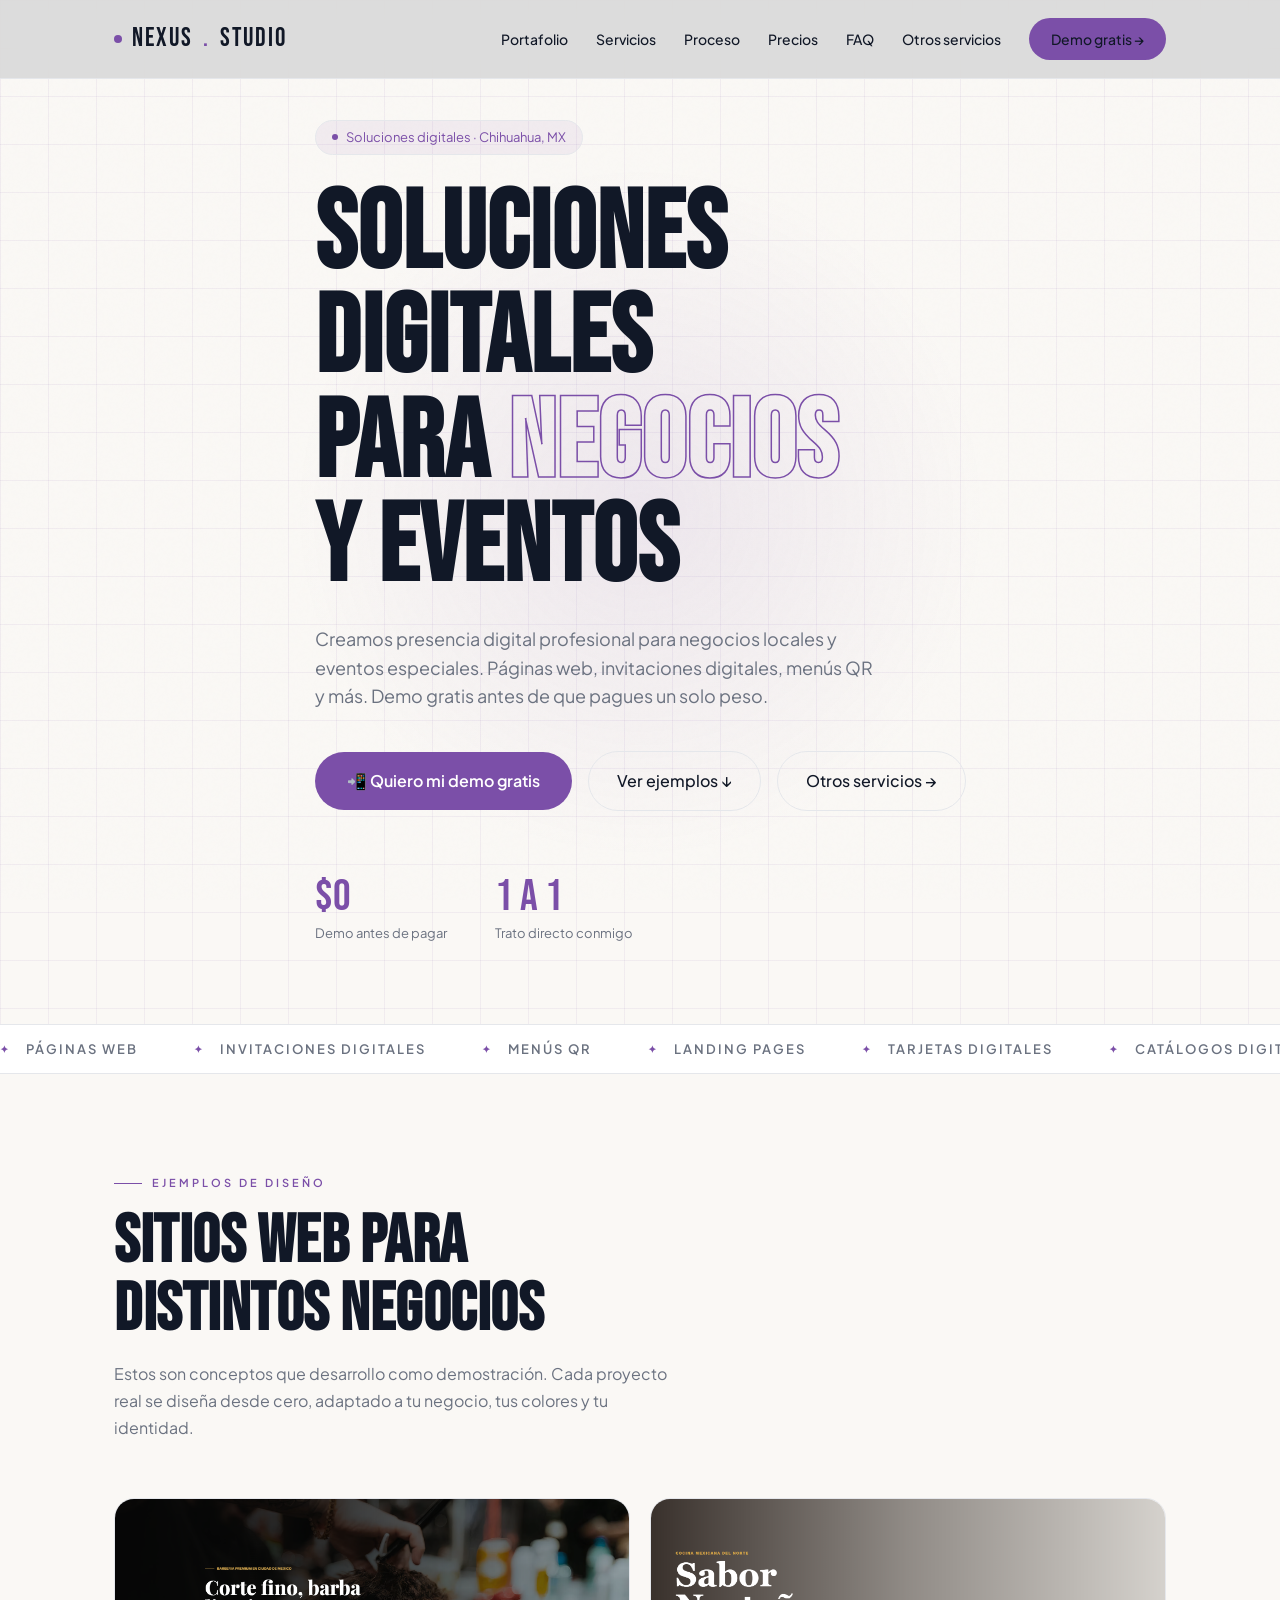
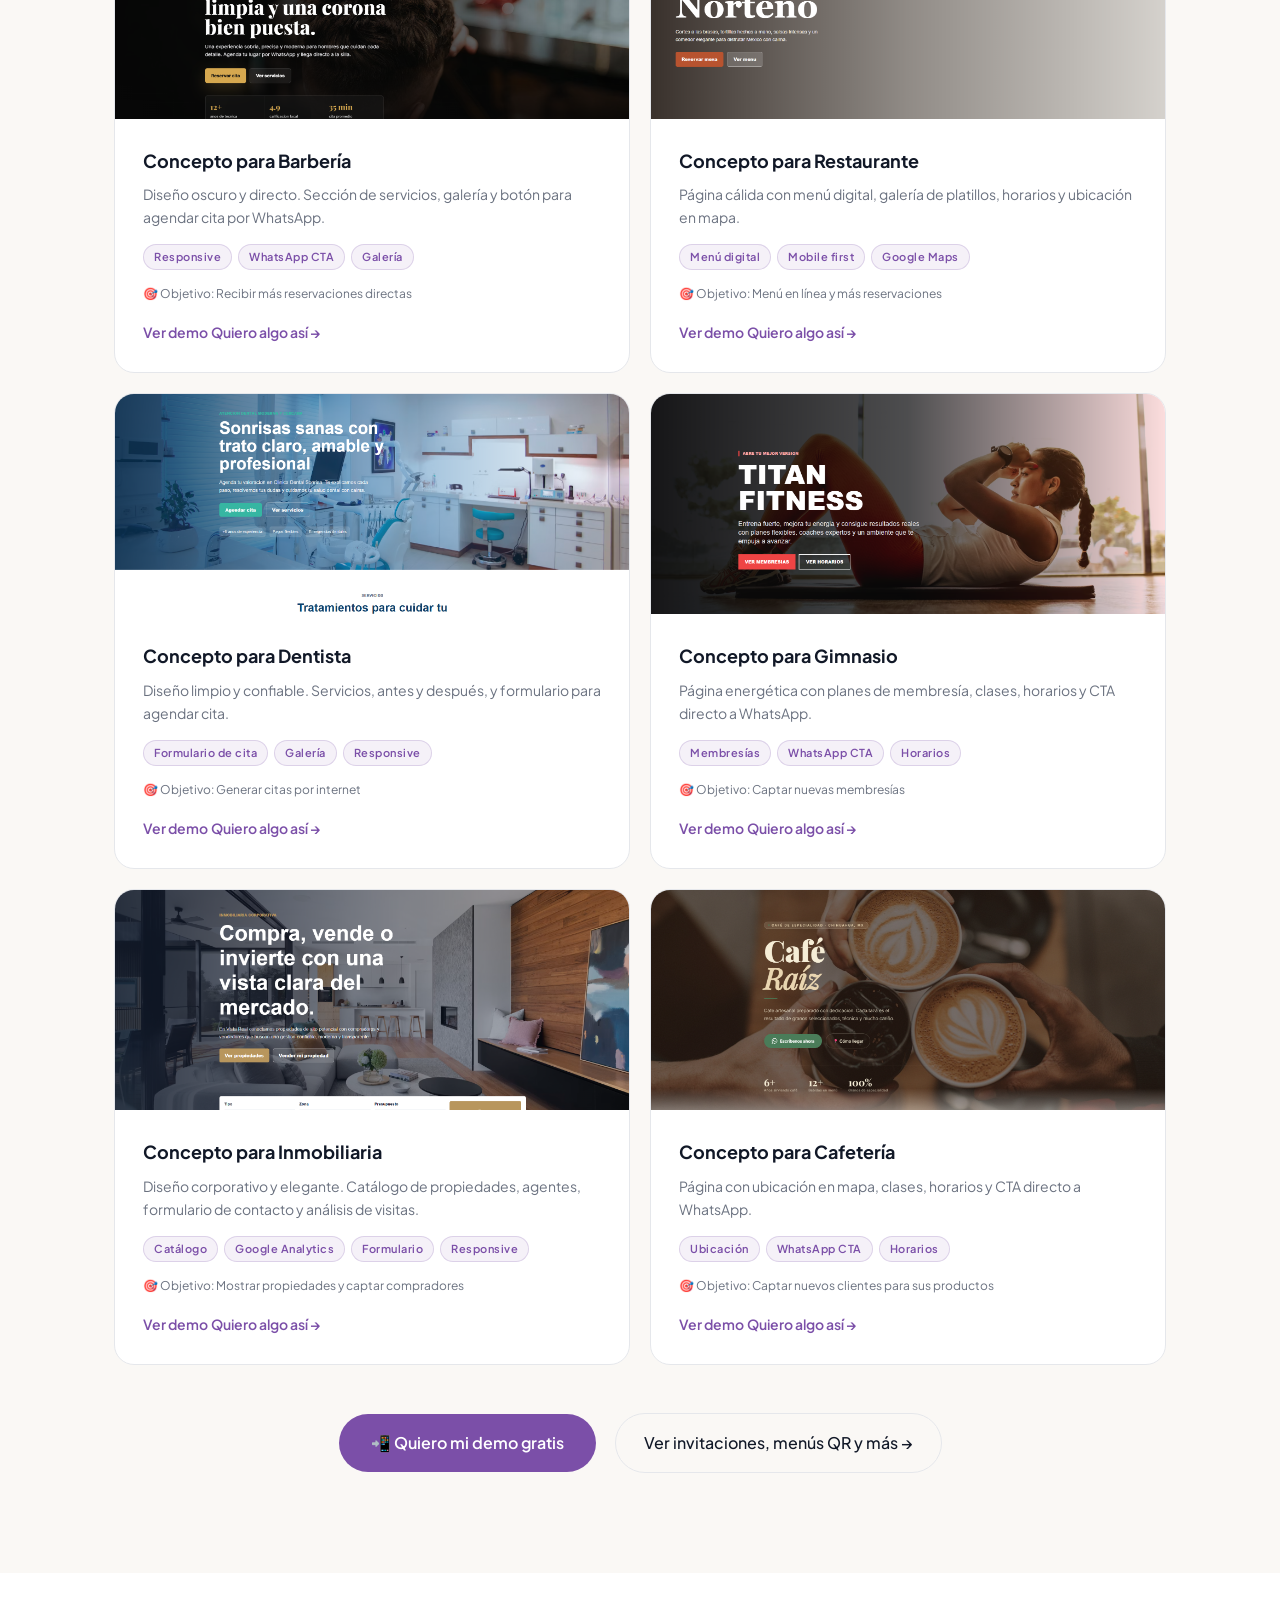
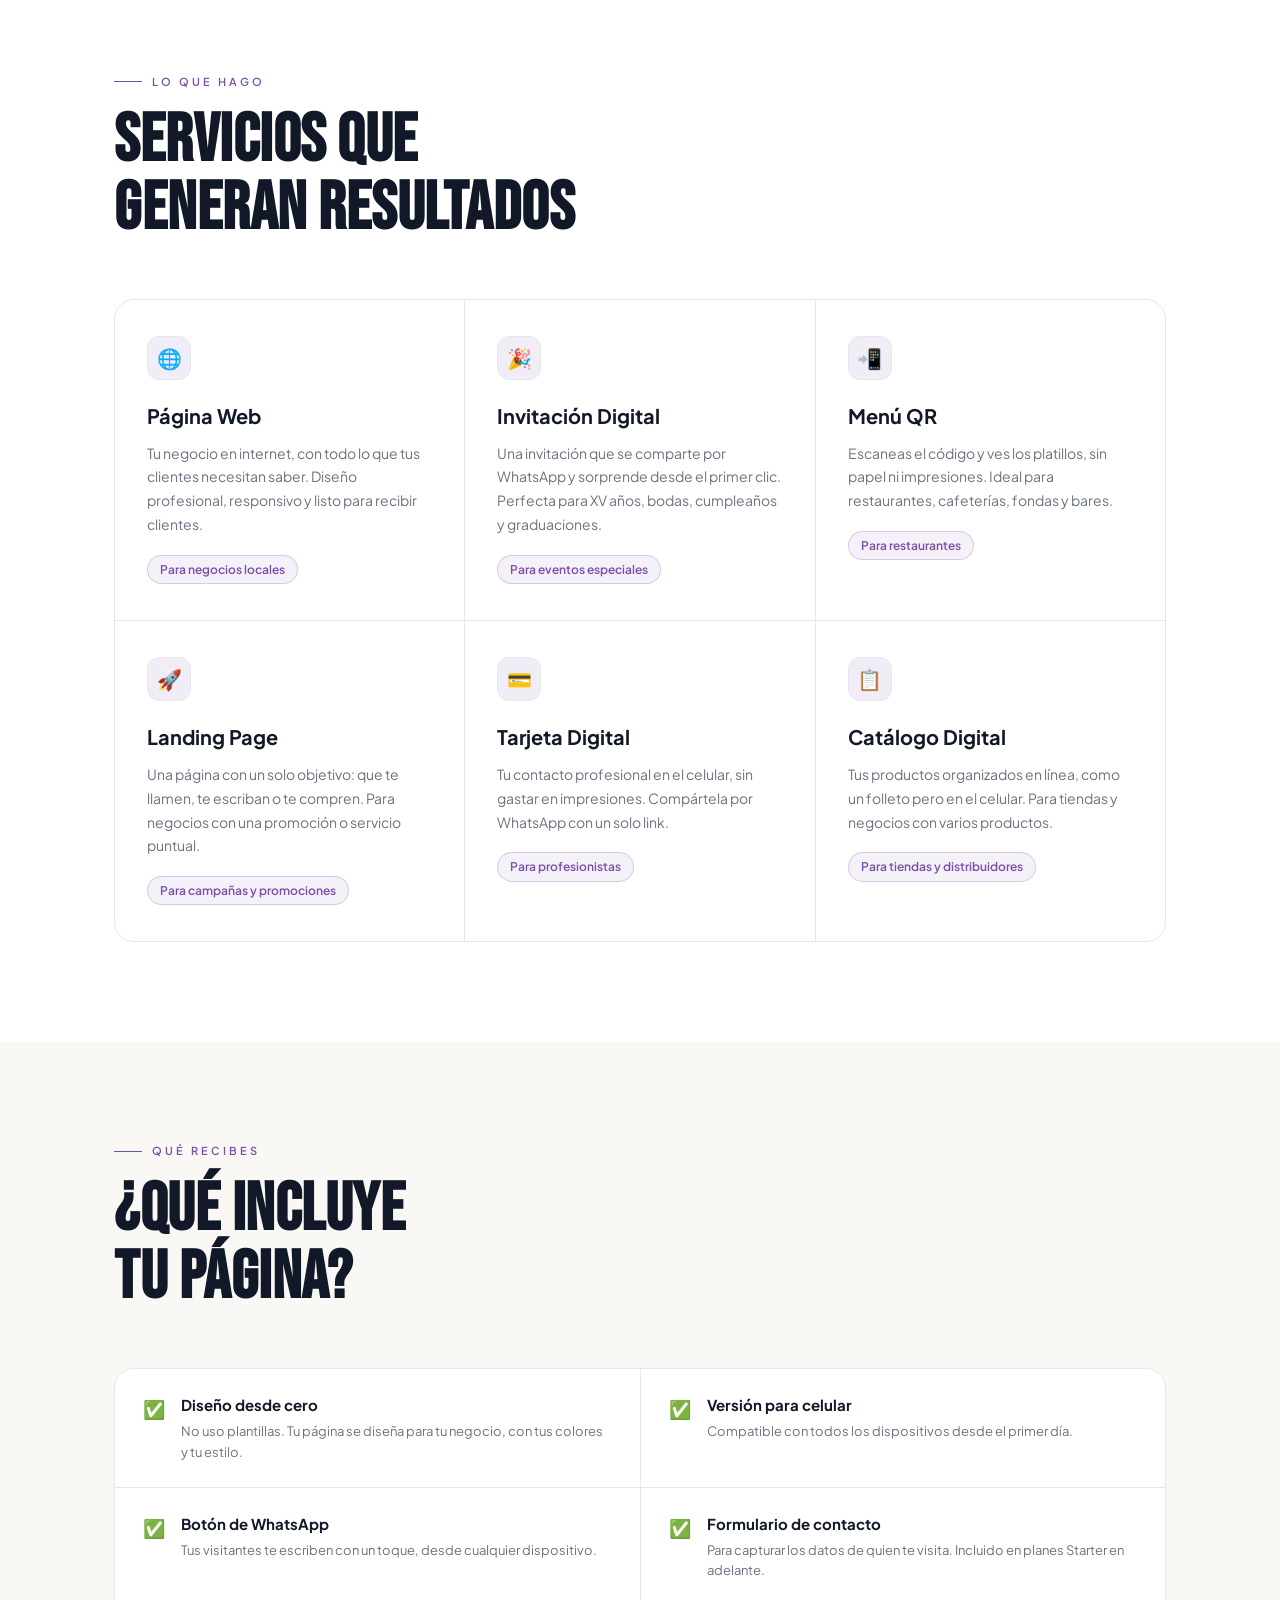
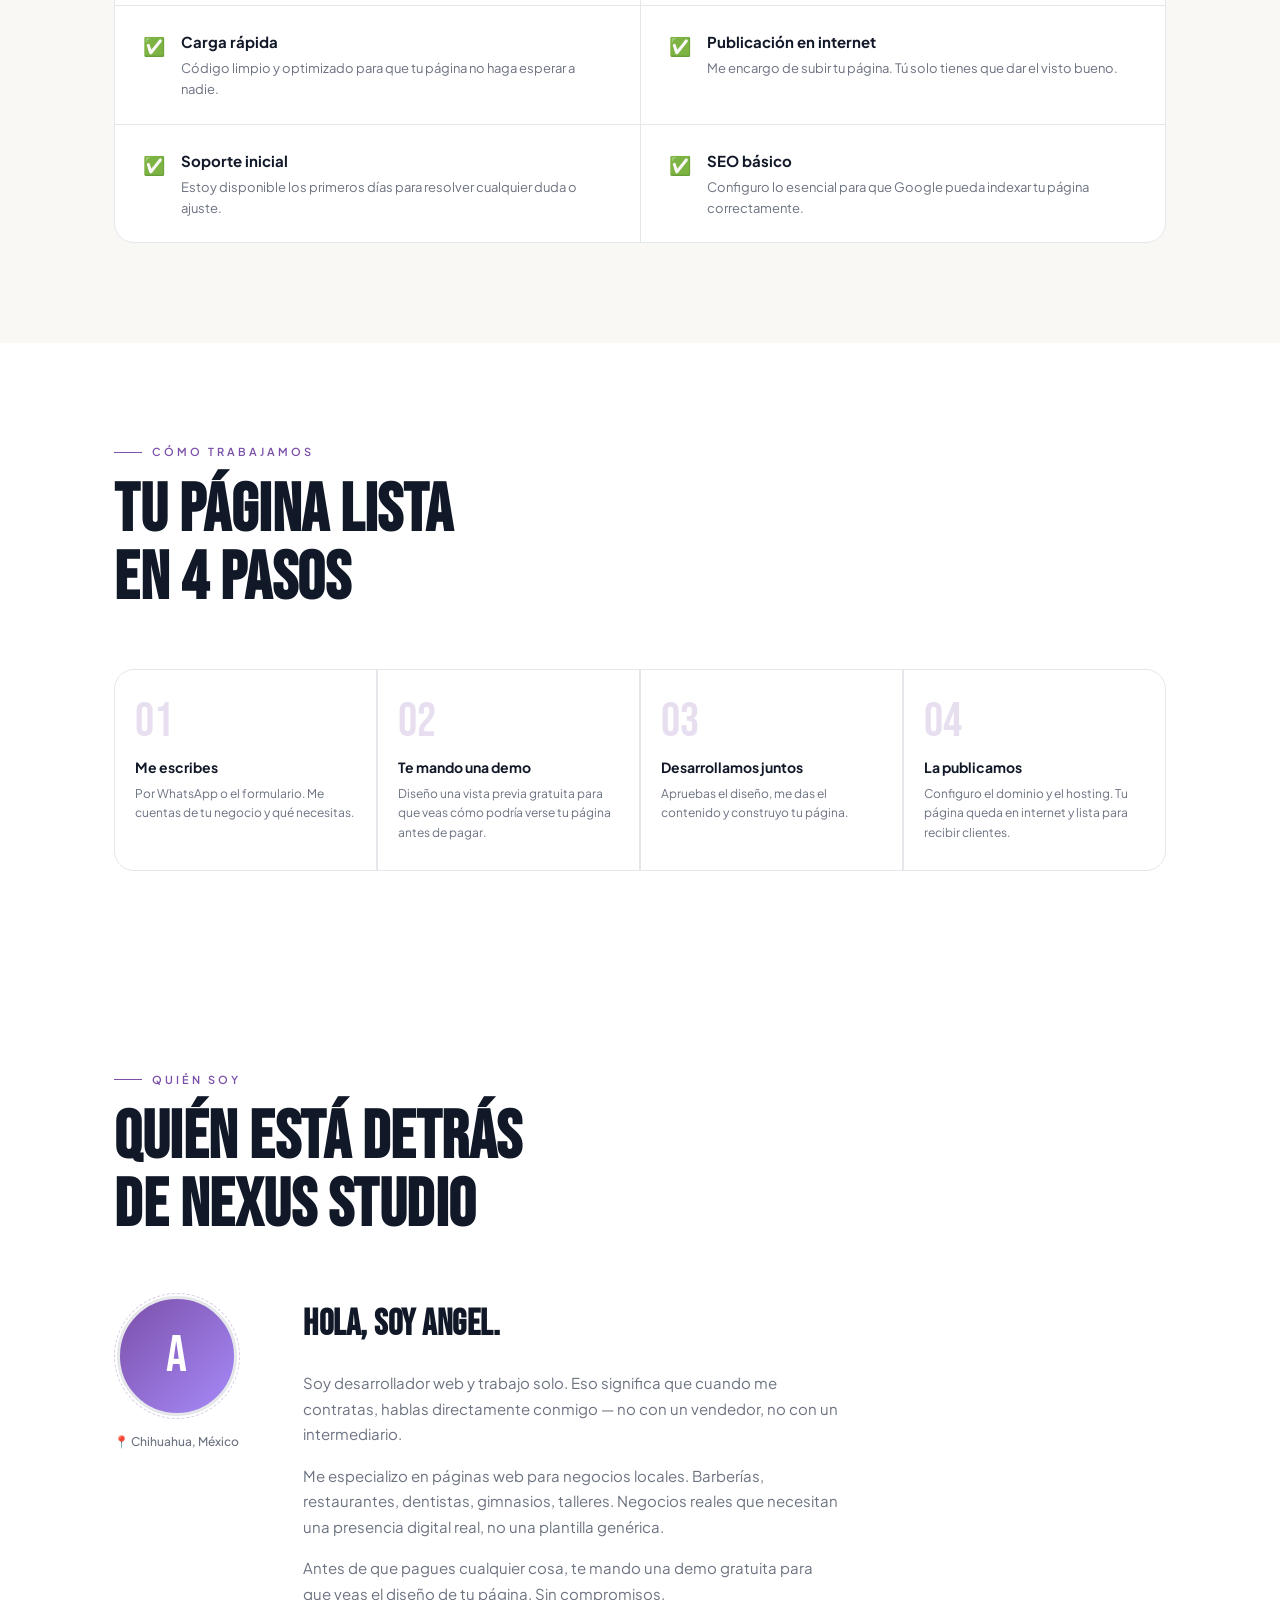
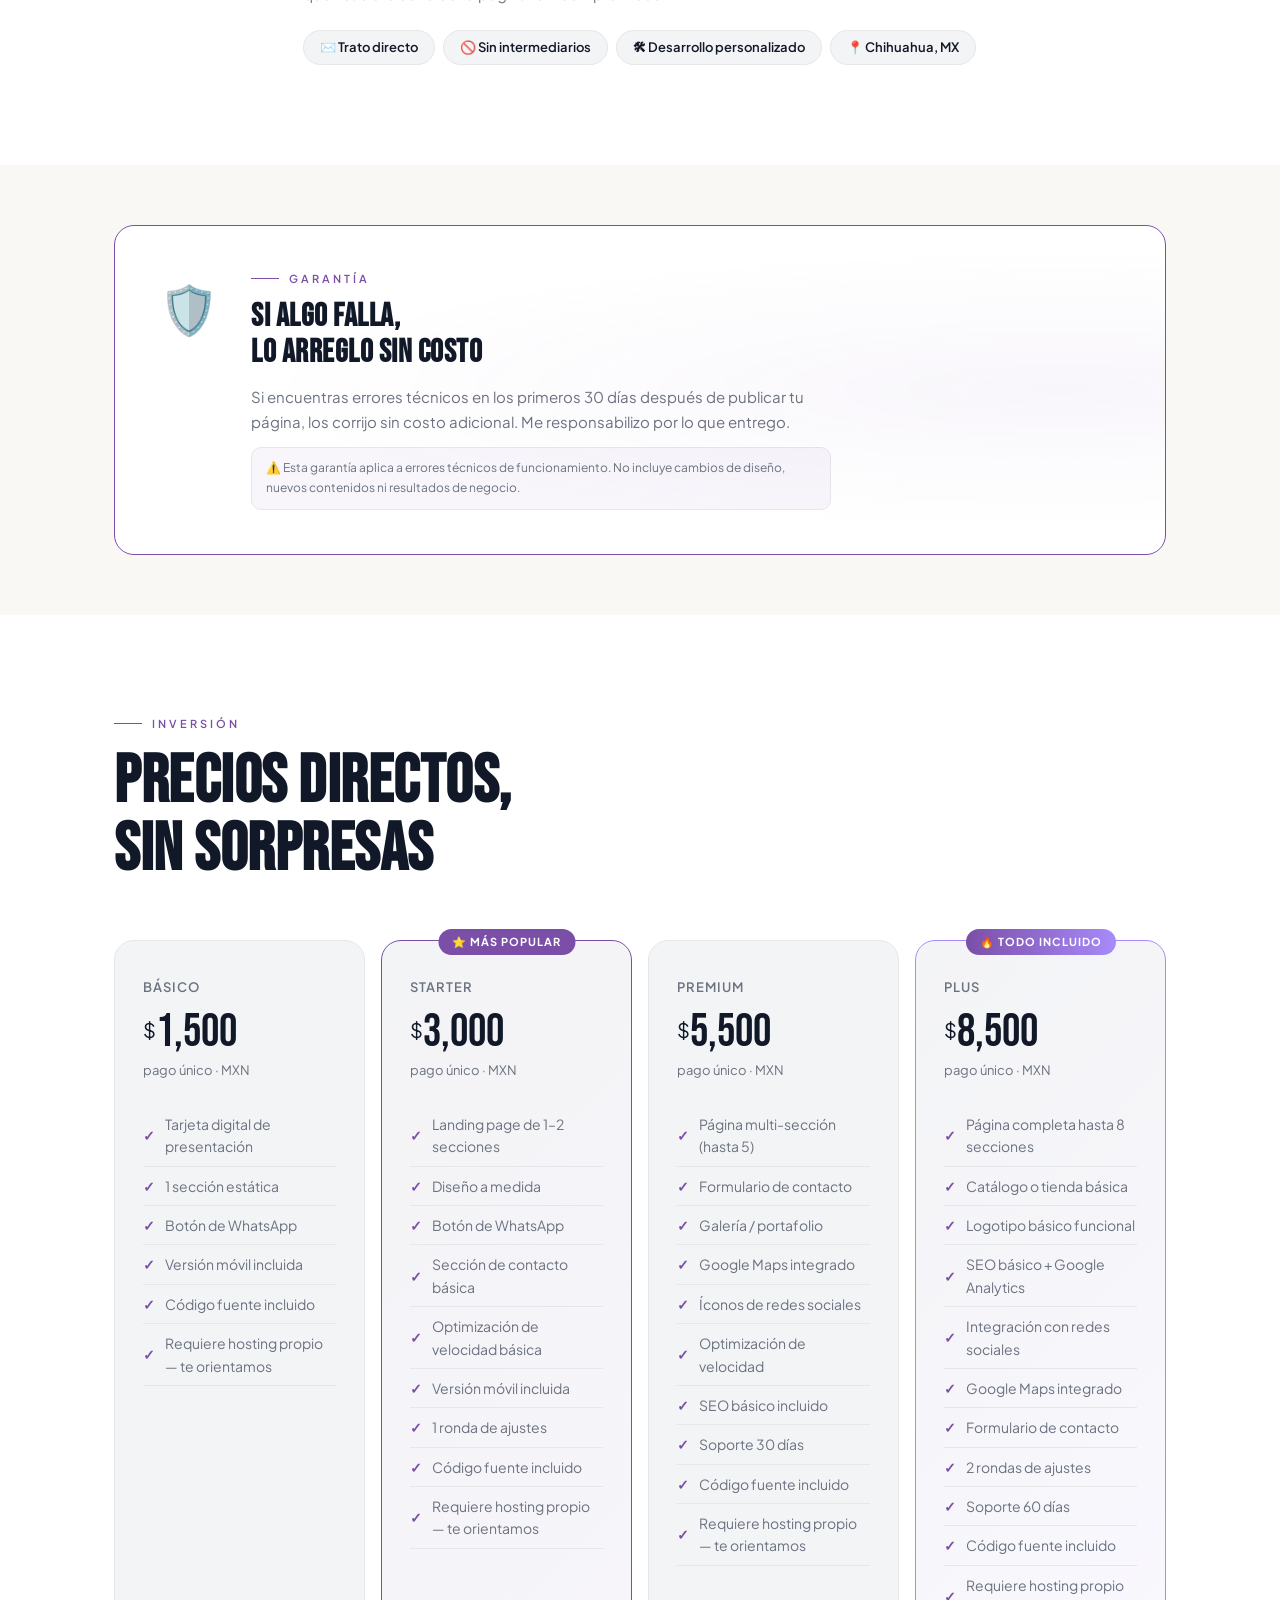
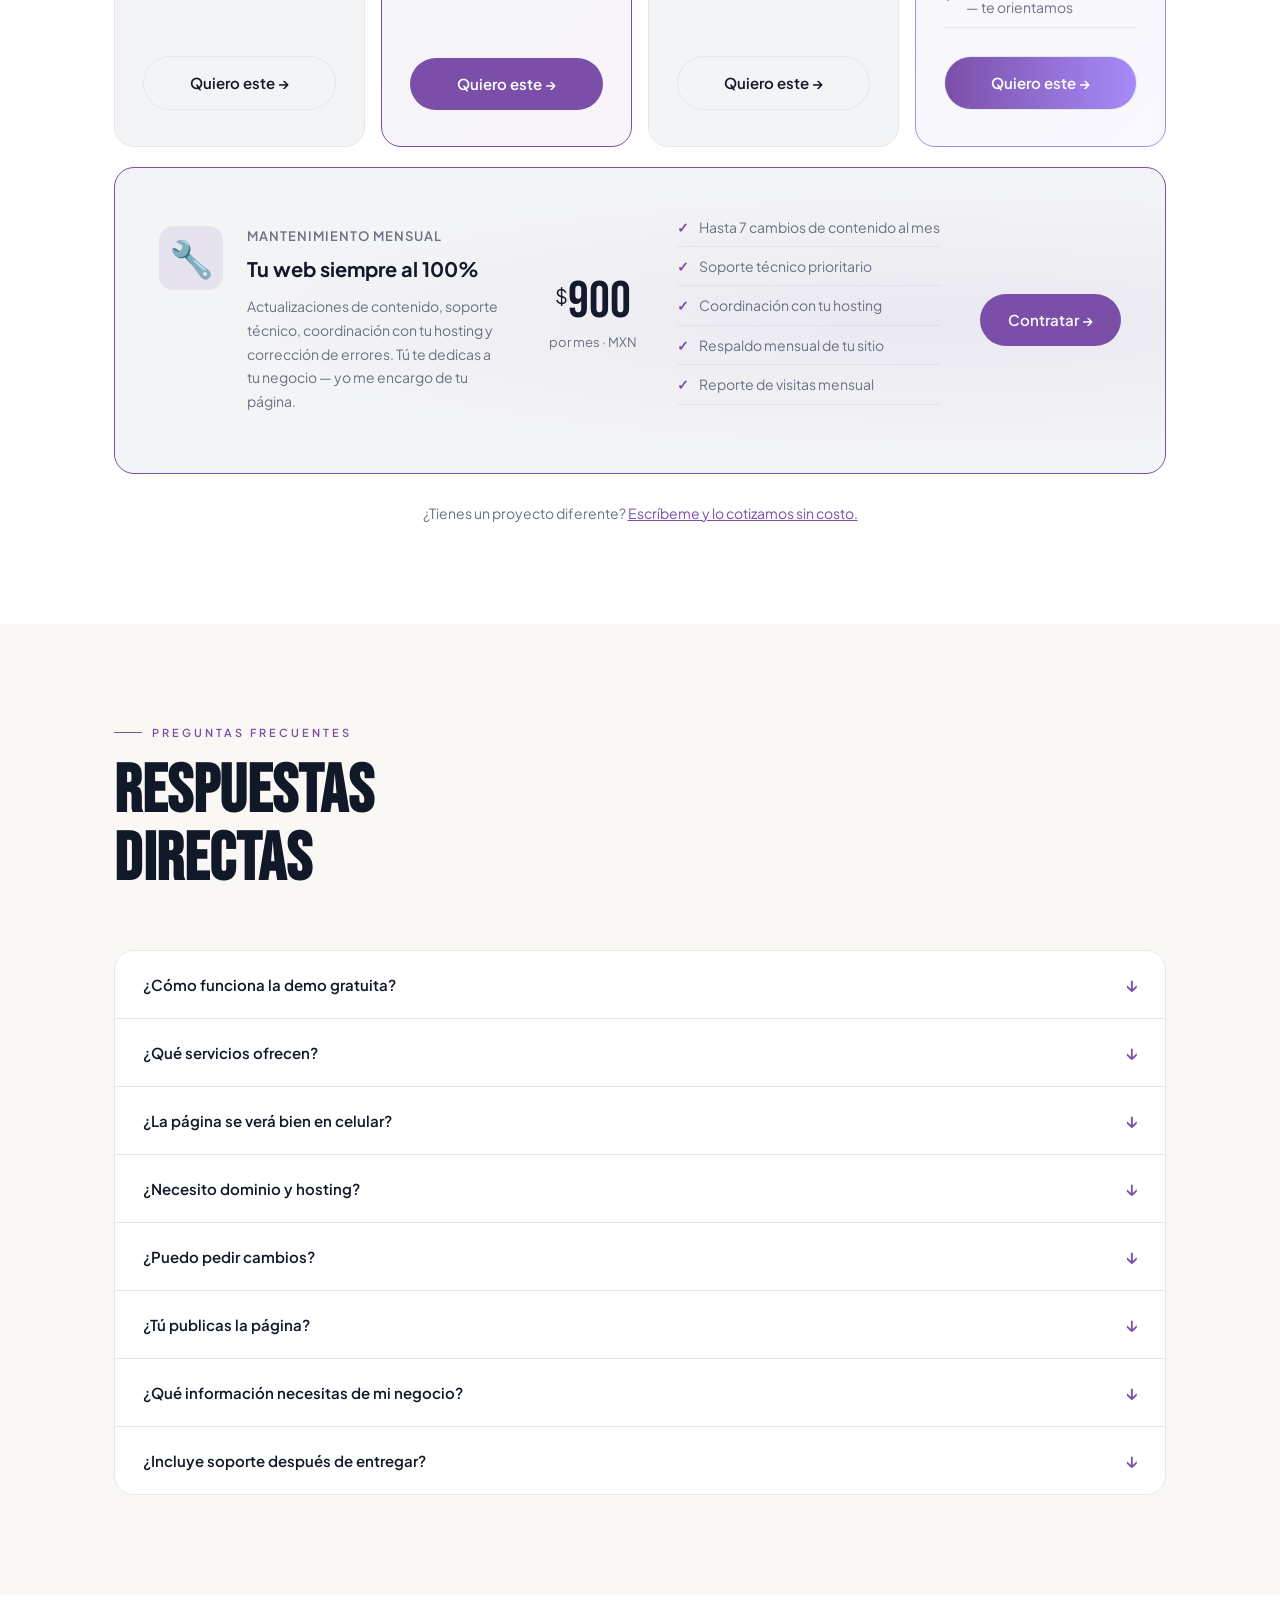
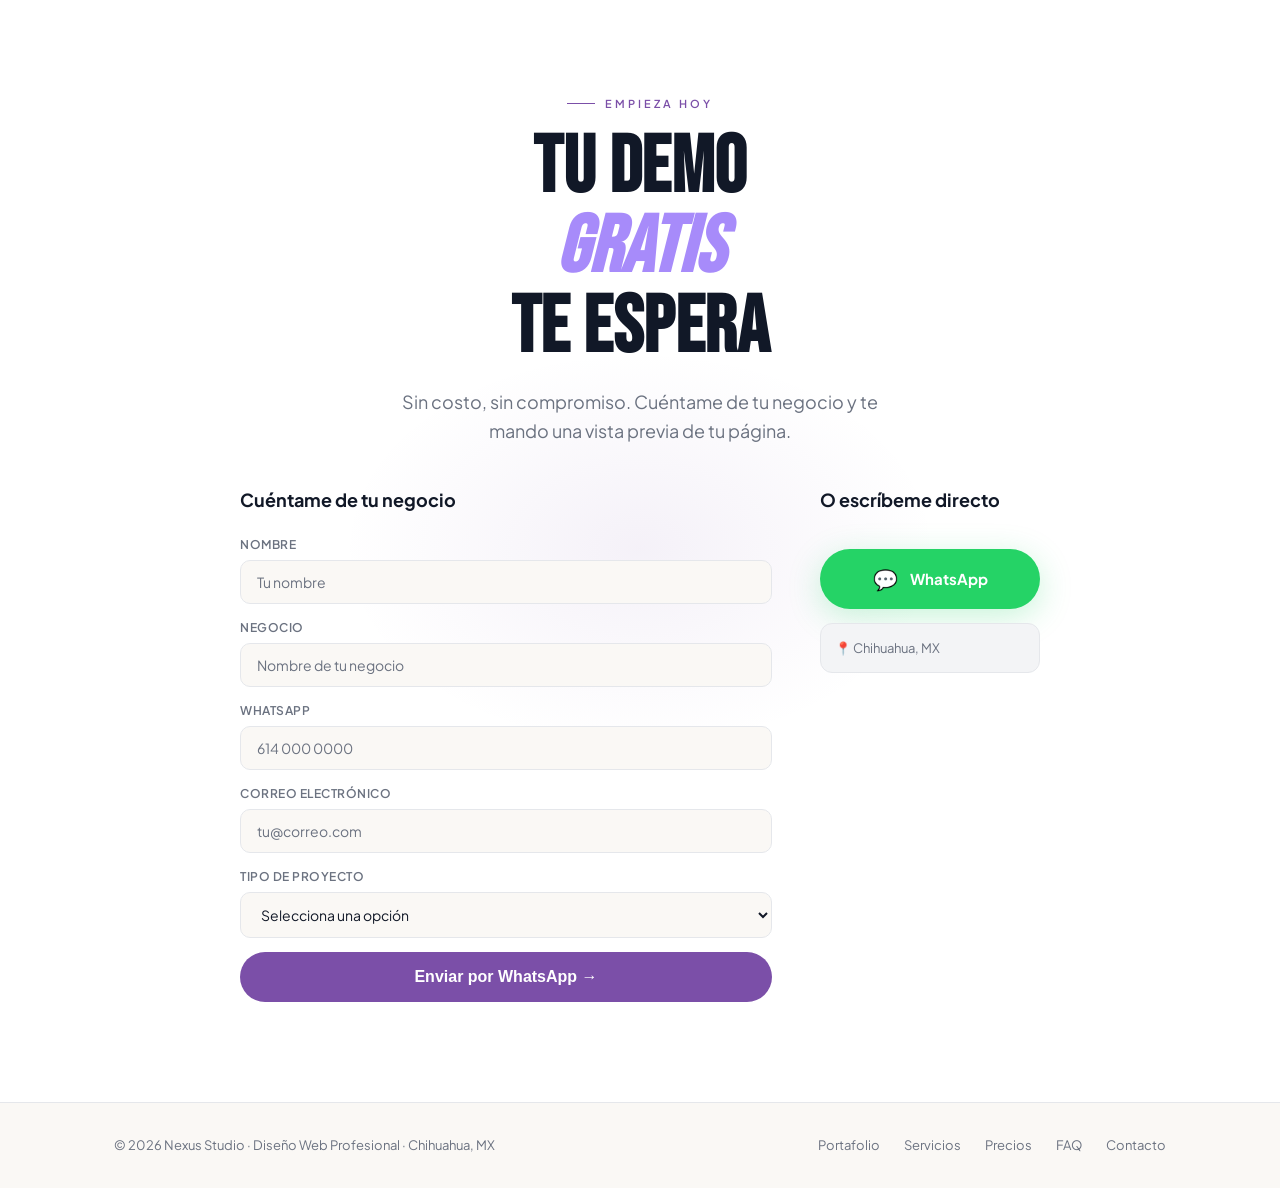
<file: index.html>
<!DOCTYPE html>
<html lang="es">

<head>
  <meta charset="UTF-8" />
  <meta name="viewport" content="width=device-width, initial-scale=1.0" />
  <title>Nexus Studio | Páginas Web que Consiguen Clientes</title>
  <link rel="preconnect" href="https://fonts.googleapis.com" />
  <link rel="preconnect" href="https://fonts.gstatic.com" crossorigin />
  <link
    href="https://fonts.googleapis.com/css2?family=Bebas+Neue&family=Plus+Jakarta+Sans:wght@300;400;500;600;700&display=swap"
    rel="stylesheet" />
  <link rel="stylesheet" href="style-NEXUS-STUDIO.css" />
</head>

<body>

  <!-- NAV -->
  <nav>
    <div class="container">
      <a href="#hero" class="logo">
        <span class="logo-dot"></span>
        NEXUS<span style="color:var(--purple)">.</span>STUDIO
      </a>
      <div class="nav-links">
        <a href="#portafolio">Portafolio</a>
        <a href="#servicios">Servicios</a>
        <a href="#proceso">Proceso</a>
        <a href="#precios">Precios</a>
        <a href="#faq">FAQ</a>
        <a href="servicios/index.html">Otros servicios</a>
        <a href="#contacto" class="nav-cta">Demo gratis →</a>
      </div>
      <button class="nav-toggle" id="navToggle" aria-label="Abrir menú">
        <span></span><span></span><span></span>
      </button>
    </div>
    <div class="nav-mobile" id="navMobile">
      <a href="#portafolio" class="nav-mobile-link">Portafolio</a>
      <a href="#servicios" class="nav-mobile-link">Servicios</a>
      <a href="#proceso" class="nav-mobile-link">Proceso</a>
      <a href="#precios" class="nav-mobile-link">Precios</a>
      <a href="#faq" class="nav-mobile-link">FAQ</a>
      <a href="servicios/index.html" class="nav-mobile-link">Otros servicios</a>
      <a href="#contacto" class="nav-mobile-link nav-mobile-cta">Demo gratis →</a>
    </div>
  </nav>


  <section id="hero">
    <div class="grid-bg"></div>
    <div class="hero-glow"></div>
    <div class="container">
      <div class="hero-inner">
        <div class="hero-badge"><span></span> Soluciones digitales · Chihuahua, MX</div>
        <h1>SOLUCIONES<br />DIGITALES<br />PARA <em>NEGOCIOS</em><br />Y EVENTOS</h1>
        <p class="hero-sub">Creamos presencia digital profesional para negocios locales y eventos especiales. Páginas
          web, invitaciones digitales, menús QR y más. Demo gratis antes de que pagues un solo peso.</p>
        <div class="hero-actions">
          <a href="https://wa.me/526143771797?text=Hola%20Nexus%20Studio%2C%20quiero%20mi%20demo%20gratis%20%F0%9F%9A%80"
            class="btn-primary" target="_blank">
            📲 Quiero mi demo gratis
          </a>
          <a href="#portafolio" class="btn-ghost">Ver ejemplos ↓</a>
          <a href="servicios/index.html" class="btn-ghost">Otros servicios →</a>
        </div>
        <div class="hero-stats">
          <div>
            <div class="stat-num">$0</div>
            <div class="stat-label">Demo antes de pagar</div>
          </div>
          <div>
            <div class="stat-num">1 a 1</div>
            <div class="stat-label">Trato directo conmigo</div>
          </div>
        </div>
      </div>
    </div>
  </section>

  <!-- MARQUEE -->
  <div class="marquee-wrap">
    <div class="marquee-track">
      <span>Páginas Web</span>
      <span>Invitaciones Digitales</span>
      <span>Menús QR</span>
      <span>Landing Pages</span>
      <span>Tarjetas Digitales</span>
      <span>Catálogos Digitales</span>
      <span>Páginas Web</span>
      <span>Invitaciones Digitales</span>
      <span>Menús QR</span>
      <span>Landing Pages</span>
      <span>Tarjetas Digitales</span>
      <span>Catálogos Digitales</span>
    </div>
  </div>

  <!-- PORTAFOLIO -->
  <section id="portafolio">
    <div class="container">
      <div class="reveal">
        <div class="section-label">Ejemplos de diseño</div>
        <h2>SITIOS WEB PARA<br />DISTINTOS NEGOCIOS</h2>
        <p class="section-intro">Estos son conceptos que desarrollo como demostración. Cada proyecto real se diseña
          desde cero, adaptado a tu negocio, tus colores y tu identidad.</p>
      </div>
      <div class="portfolio-grid reveal">

        <div class="portfolio-card">
          <div class="portfolio-preview">
            <img src="img/img-barberia.png" alt="Demo Barbería" class="portfolio-image">
          </div>
          <div class="portfolio-info">
            <h3>Concepto para Barbería</h3>
            <p>Diseño oscuro y directo. Sección de servicios, galería y botón para agendar cita por WhatsApp.</p>
            <div class="portfolio-tags">
              <span>Responsive</span><span>WhatsApp CTA</span><span>Galería</span>
            </div>
            <div class="portfolio-objective">🎯 Objetivo: Recibir más reservaciones directas</div>
            <a href="demos/barberia/index.html" target="_blank" class="portfolio-demo"> Ver demo </a>
            <a href="#contacto" class="portfolio-cta">Quiero algo así →</a>
          </div>
        </div>

        <div class="portfolio-card">
          <div class="portfolio-preview">
            <img src="img/img-restaurante.png" alt="Demo Restaurante" class="portfolio-image">
          </div>
          <div class="portfolio-info">
            <h3>Concepto para Restaurante</h3>
            <p>Página cálida con menú digital, galería de platillos, horarios y ubicación en mapa.</p>
            <div class="portfolio-tags">
              <span>Menú digital</span><span>Mobile first</span><span>Google Maps</span>
            </div>
            <div class="portfolio-objective">🎯 Objetivo: Menú en línea y más reservaciones</div>
            <a href="demos/restaurante/index.html" target="_blank" class="portfolio-demo"> Ver demo </a>
            <a href="#contacto" class="portfolio-cta">Quiero algo así →</a>
          </div>
        </div>

        <div class="portfolio-card">
          <div class="portfolio-preview">
            <img src="img/img-clinicaden.png" alt="Demo Clinica" class="portfolio-image">
          </div>
          <div class="portfolio-info">
            <h3>Concepto para Dentista</h3>
            <p>Diseño limpio y confiable. Servicios, antes y después, y formulario para agendar cita.</p>
            <div class="portfolio-tags">
              <span>Formulario de cita</span><span>Galería</span><span>Responsive</span>
            </div>
            <div class="portfolio-objective">🎯 Objetivo: Generar citas por internet</div>
            <a href="demos/dentista/index.html" target="_blank" class="portfolio-demo"> Ver demo </a>
            <a href="#contacto" class="portfolio-cta">Quiero algo así →</a>
          </div>
        </div>

        <div class="portfolio-card">
          <div class="portfolio-preview">
            <img src="img/img-gimnasio.png" alt="Demo Gimnasio" class="portfolio-image">
          </div>
          <div class="portfolio-info">
            <h3>Concepto para Gimnasio</h3>
            <p>Página energética con planes de membresía, clases, horarios y CTA directo a WhatsApp.</p>
            <div class="portfolio-tags">
              <span>Membresías</span><span>WhatsApp CTA</span><span>Horarios</span>
            </div>
            <div class="portfolio-objective">🎯 Objetivo: Captar nuevas membresías</div>
            <a href="demos/gimnasio/index.html" target="_blank" class="portfolio-demo"> Ver demo </a>
            <a href="#contacto" class="portfolio-cta">Quiero algo así →</a>
          </div>
        </div>

        <div class="portfolio-card">
          <div class="portfolio-preview">
            <img src="img/img-inmobiliaria.png" alt="Demo Inmobiliaria" class="portfolio-image">
          </div>
          <div class="portfolio-info">
            <h3>Concepto para Inmobiliaria</h3>
            <p>Diseño corporativo y elegante. Catálogo de propiedades, agentes, formulario de contacto y análisis de
              visitas.</p>
            <div class="portfolio-tags">
              <span>Catálogo</span><span>Google Analytics</span><span>Formulario</span><span>Responsive</span>
            </div>
            <div class="portfolio-objective">🎯 Objetivo: Mostrar propiedades y captar compradores</div>
            <a href="demos/inmobiliaria/index.html" target="_blank" class="portfolio-demo"> Ver demo </a>
            <a href="#contacto" class="portfolio-cta">Quiero algo así →</a>
          </div>
        </div>

        <div class="portfolio-card">
          <div class="portfolio-preview">
            <img src="img/img-cafeteria.png" alt="Demo Cafetería" class="portfolio-image">
          </div>
          <div class="portfolio-info">
            <h3>Concepto para Cafetería</h3>
            <p>Página con ubicación en mapa, clases, horarios y CTA directo a WhatsApp.</p>
            <div class="portfolio-tags">
              <span>Ubicación</span><span>WhatsApp CTA</span><span>Horarios</span>
            </div>
            <div class="portfolio-objective">🎯 Objetivo: Captar nuevos clientes para sus productos</div>
            <a href="demos/cafeteria/index.html" target="_blank" class="portfolio-demo"> Ver demo </a>
            <a href="#contacto" class="portfolio-cta">Quiero algo así →</a>
          </div>
        </div>

      </div>
      <div class="reveal" style="text-align:center; margin-top:48px;">
        <a href="https://wa.me/526143771797?text=Hola%20Nexus%20Studio%2C%20vi%20el%20portafolio%20y%20quiero%20mi%20demo%20gratis"
          class="btn-primary" target="_blank">
          📲 Quiero mi demo gratis
        </a>
        <a href="servicios/index.html" class="btn-ghost" style="margin-left:16px;">
          Ver invitaciones, menús QR y más →
        </a>
      </div>
    </div>
  </section>

  <!-- SERVICIOS -->
  <section id="servicios">
    <div class="container">
      <div class="reveal">
        <div class="section-label">Lo que hago</div>
        <h2>SERVICIOS QUE<br />GENERAN RESULTADOS</h2>
      </div>
      <div class="services-grid reveal">
        <div class="service-card">
          <div class="service-icon">🌐</div>
          <h3>Página Web</h3>
          <p>Tu negocio en internet, con todo lo que tus clientes necesitan saber. Diseño profesional, responsivo y
            listo para recibir clientes.</p>
          <span class="service-tag">Para negocios locales</span>
        </div>
        <div class="service-card">
          <div class="service-icon">🎉</div>
          <h3>Invitación Digital</h3>
          <p>Una invitación que se comparte por WhatsApp y sorprende desde el primer clic. Perfecta para XV años, bodas,
            cumpleaños y graduaciones.</p>
          <span class="service-tag">Para eventos especiales</span>
        </div>
        <div class="service-card">
          <div class="service-icon">📲</div>
          <h3>Menú QR</h3>
          <p>Escaneas el código y ves los platillos, sin papel ni impresiones. Ideal para restaurantes, cafeterías,
            fondas y bares.</p>
          <span class="service-tag">Para restaurantes</span>
        </div>
        <div class="service-card">
          <div class="service-icon">🚀</div>
          <h3>Landing Page</h3>
          <p>Una página con un solo objetivo: que te llamen, te escriban o te compren. Para negocios con una promoción o
            servicio puntual.</p>
          <span class="service-tag">Para campañas y promociones</span>
        </div>
        <div class="service-card">
          <div class="service-icon">💳</div>
          <h3>Tarjeta Digital</h3>
          <p>Tu contacto profesional en el celular, sin gastar en impresiones. Compártela por WhatsApp con un solo link.
          </p>
          <span class="service-tag">Para profesionistas</span>
        </div>
        <div class="service-card">
          <div class="service-icon">📋</div>
          <h3>Catálogo Digital</h3>
          <p>Tus productos organizados en línea, como un folleto pero en el celular. Para tiendas y negocios con varios
            productos.</p>
          <span class="service-tag">Para tiendas y distribuidores</span>
        </div>
      </div>
    </div>
  </section>

  <!-- ¿QUÉ INCLUYE TU PÁGINA? -->
  <section id="incluye">
    <div class="container">
      <div class="reveal">
        <div class="section-label">Qué recibes</div>
        <h2>¿QUÉ INCLUYE<br />TU PÁGINA?</h2>
      </div>
      <div class="includes-grid reveal">
        <div class="include-item">
          <span class="include-check">✅</span>
          <div>
            <h4>Diseño desde cero</h4>
            <p>No uso plantillas. Tu página se diseña para tu negocio, con tus colores y tu estilo.</p>
          </div>
        </div>
        <div class="include-item">
          <span class="include-check">✅</span>
          <div>
            <h4>Versión para celular</h4>
            <p>Compatible con todos los dispositivos desde el primer día.</p>
          </div>
        </div>
        <div class="include-item">
          <span class="include-check">✅</span>
          <div>
            <h4>Botón de WhatsApp</h4>
            <p>Tus visitantes te escriben con un toque, desde cualquier dispositivo.</p>
          </div>
        </div>
        <div class="include-item">
          <span class="include-check">✅</span>
          <div>
            <h4>Formulario de contacto</h4>
            <p>Para capturar los datos de quien te visita. Incluido en planes Starter en adelante.</p>
          </div>
        </div>
        <div class="include-item">
          <span class="include-check">✅</span>
          <div>
            <h4>Carga rápida</h4>
            <p>Código limpio y optimizado para que tu página no haga esperar a nadie.</p>
          </div>
        </div>
        <div class="include-item">
          <span class="include-check">✅</span>
          <div>
            <h4>Publicación en internet</h4>
            <p>Me encargo de subir tu página. Tú solo tienes que dar el visto bueno.</p>
          </div>
        </div>
        <div class="include-item">
          <span class="include-check">✅</span>
          <div>
            <h4>Soporte inicial</h4>
            <p>Estoy disponible los primeros días para resolver cualquier duda o ajuste.</p>
          </div>
        </div>
        <div class="include-item">
          <span class="include-check">✅</span>
          <div>
            <h4>SEO básico</h4>
            <p>Configuro lo esencial para que Google pueda indexar tu página correctamente.</p>
          </div>
        </div>
      </div>
    </div>
  </section>

  <!-- PROCESO -->
  <section id="proceso">
    <div class="container">
      <div class="reveal">
        <div class="section-label">Cómo trabajamos</div>
        <h2>TU PÁGINA LISTA<br />EN 4 PASOS</h2>
      </div>
      <div class="process-steps process-steps--4 reveal">
        <div class="step">
          <div class="step-num">01</div>
          <h4>Me escribes</h4>
          <p>Por WhatsApp o el formulario. Me cuentas de tu negocio y qué necesitas.</p>
        </div>
        <div class="step">
          <div class="step-num">02</div>
          <h4>Te mando una demo</h4>
          <p>Diseño una vista previa gratuita para que veas cómo podría verse tu página antes de pagar.</p>
        </div>
        <div class="step">
          <div class="step-num">03</div>
          <h4>Desarrollamos juntos</h4>
          <p>Apruebas el diseño, me das el contenido y construyo tu página.</p>
        </div>
        <div class="step">
          <div class="step-num">04</div>
          <h4>La publicamos</h4>
          <p>Configuro el dominio y el hosting. Tu página queda en internet y lista para recibir clientes.</p>
        </div>
      </div>
    </div>
  </section>

  <!-- QUIÉN ESTÁ DETRÁS -->
  <section id="autor">
    <div class="container">
      <div class="reveal">
        <div class="section-label">Quién soy</div>
        <h2>QUIÉN ESTÁ DETRÁS<br />DE NEXUS STUDIO</h2>
      </div>
      <div class="author-grid reveal">
        <div class="author-avatar-wrapper">
          <div class="author-avatar">
            <div class="author-avatar-inner">A</div>
          </div>
          <div class="author-location">📍 Chihuahua, México</div>
        </div>
        <div class="author-content">
          <h3>Hola, soy Angel.</h3>
          <p>Soy desarrollador web y trabajo solo. Eso significa que cuando me contratas, hablas directamente conmigo —
            no con un vendedor, no con un intermediario.</p>
          <p>Me especializo en páginas web para negocios locales. Barberías, restaurantes, dentistas, gimnasios,
            talleres. Negocios reales que necesitan una presencia digital real, no una plantilla genérica.</p>
          <p>Antes de que pagues cualquier cosa, te mando una demo gratuita para que veas el diseño de tu página. Sin
            compromisos.</p>
          <div class="author-tags">
            <span>✉️ Trato directo</span>
            <span>🚫 Sin intermediarios</span>
            <span>🛠 Desarrollo personalizado</span>
            <span>📍 Chihuahua, MX</span>
          </div>
        </div>
      </div>
    </div>
  </section>

  <!-- GARANTÍA -->
  <section id="garantia">
    <div class="container">
      <div class="reveal">
        <div class="guarantee-card">
          <div class="guarantee-icon">🛡️</div>
          <div class="guarantee-content">
            <div class="section-label" style="margin-bottom: 12px;">Garantía</div>
            <h3>Si algo falla,<br />lo arreglo sin costo</h3>
            <p>Si encuentras errores técnicos en los primeros 30 días después de publicar tu página, los corrijo sin
              costo adicional. Me responsabilizo por lo que entrego.</p>
            <p class="guarantee-note">⚠️ Esta garantía aplica a errores técnicos de funcionamiento. No incluye cambios
              de diseño, nuevos contenidos ni resultados de negocio.</p>
          </div>
        </div>
      </div>
    </div>
  </section>

  <!-- PRECIOS -->
  <section id="precios">
    <div class="container">
      <div class="reveal">
        <div class="section-label">Inversión</div>
        <h2>PRECIOS DIRECTOS,<br />SIN SORPRESAS</h2>
      </div>
      <div class="pricing-grid reveal">

        <!-- BÁSICO -->
        <div class="price-card">
          <div class="price-plan">Básico</div>
          <div class="price-amount"><sup>$</sup>1,500</div>
          <div class="price-period">pago único · MXN</div>
          <ul class="price-features">
            <li>Tarjeta digital de presentación</li>
            <li>1 sección estática</li>
            <li>Botón de WhatsApp</li>
            <li>Versión móvil incluida</li>
            <li>Código fuente incluido</li>
            <li>Requiere hosting propio — te orientamos</li>
          </ul>
          <a href="https://wa.me/526143771797?text=Hola%20Nexus%20Studio%2C%20me%20interesa%20el%20plan%20B%C3%A1sico"
            class="price-cta" target="_blank">Quiero este →</a>
        </div>

        <!-- STARTER -->
        <div class="price-card featured">
          <div class="featured-badge">⭐ MÁS POPULAR</div>
          <div class="price-plan">Starter</div>
          <div class="price-amount"><sup>$</sup>3,000</div>
          <div class="price-period">pago único · MXN</div>
          <ul class="price-features">
            <li>Landing page de 1–2 secciones</li>
            <li>Diseño a medida</li>
            <li>Botón de WhatsApp</li>
            <li>Sección de contacto básica</li>
            <li>Optimización de velocidad básica</li>
            <li>Versión móvil incluida</li>
            <li>1 ronda de ajustes</li>
            <li>Código fuente incluido</li>
            <li>Requiere hosting propio — te orientamos</li>
          </ul>
          <a href="https://wa.me/526143771797?text=Hola%20Nexus%20Studio%2C%20me%20interesa%20el%20plan%20Starter"
            class="price-cta" target="_blank">Quiero este →</a>
        </div>

        <!-- PREMIUM -->
        <div class="price-card">
          <div class="price-plan">Premium</div>
          <div class="price-amount"><sup>$</sup>5,500</div>
          <div class="price-period">pago único · MXN</div>
          <ul class="price-features">
            <li>Página multi-sección (hasta 5)</li>
            <li>Formulario de contacto</li>
            <li>Galería / portafolio</li>
            <li>Google Maps integrado</li>
            <li>Íconos de redes sociales</li>
            <li>Optimización de velocidad</li>
            <li>SEO básico incluido</li>
            <li>Soporte 30 días</li>
            <li>Código fuente incluido</li>
            <li>Requiere hosting propio — te orientamos</li>
          </ul>
          <a href="https://wa.me/526143771797?text=Hola%20Nexus%20Studio%2C%20me%20interesa%20el%20plan%20Premium"
            class="price-cta" target="_blank">Quiero este →</a>
        </div>

        <!-- PLUS -->
        <div class="price-card elite">
          <div class="elite-badge">🔥 TODO INCLUIDO</div>
          <div class="price-plan">Plus</div>
          <div class="price-amount"><sup>$</sup>8,500</div>
          <div class="price-period">pago único · MXN</div>
          <ul class="price-features">
            <li>Página completa hasta 8 secciones</li>
            <li>Catálogo o tienda básica</li>
            <li>Logotipo básico funcional</li>
            <li>SEO básico + Google Analytics</li>
            <li>Integración con redes sociales</li>
            <li>Google Maps integrado</li>
            <li>Formulario de contacto</li>
            <li>2 rondas de ajustes</li>
            <li>Soporte 60 días</li>
            <li>Código fuente incluido</li>
            <li>Requiere hosting propio — te orientamos</li>
          </ul>
          <a href="https://wa.me/526143771797?text=Hola%20Nexus%20Studio%2C%20me%20interesa%20el%20plan%20Plus"
            class="price-cta" target="_blank">Quiero este →</a>
        </div>

      </div>

      <!-- MANTENIMIENTO MENSUAL -->
      <div class="maintenance-card reveal">
        <div class="maintenance-left">
          <div class="maintenance-icon">🔧</div>
          <div>
            <div class="price-plan" style="margin-bottom:6px;">Mantenimiento Mensual</div>
            <h3 class="maintenance-title">Tu web siempre al 100%</h3>
            <p class="maintenance-desc">Actualizaciones de contenido, soporte técnico, coordinación con tu hosting y
              corrección de errores. Tú te dedicas a tu negocio — yo me encargo de tu página.</p>
          </div>
        </div>
        <div class="maintenance-right">
          <div class="maintenance-price">
            <div class="price-amount" style="font-size:52px;"><sup>$</sup>900</div>
            <div class="price-period">por mes · MXN</div>
          </div>
          <ul class="price-features" style="min-width:220px;">
            <li>Hasta 7 cambios de contenido al mes</li>
            <li>Soporte técnico prioritario</li>
            <li>Coordinación con tu hosting</li>
            <li>Respaldo mensual de tu sitio</li>
            <li>Reporte de visitas mensual</li>
          </ul>
          <a href="https://wa.me/526143771797?text=Hola%20Nexus%20Studio%2C%20me%20interesa%20el%20plan%20de%20Mantenimiento%20Mensual"
            class="price-cta maintenance-cta" target="_blank">Contratar →</a>
        </div>
      </div>

      <p class="reveal" style="text-align:center; color:var(--muted); font-size:14px; margin-top:28px;">
        ¿Tienes un proyecto diferente? <a href="https://wa.me/526143771797" style="color:var(--purple);">Escríbeme y lo
          cotizamos sin costo.</a>
      </p>
    </div>
  </section>

  <!-- FAQ -->
  <section id="faq">
    <div class="container">
      <div class="reveal">
        <div class="section-label">Preguntas frecuentes</div>
        <h2>RESPUESTAS<br />DIRECTAS</h2>
      </div>
      <div class="faq-list reveal">

        <div class="faq-item">
          <button class="faq-question" aria-expanded="false">
            ¿Cómo funciona la demo gratuita?
            <span class="faq-arrow">↓</span>
          </button>
          <div class="faq-answer">
            <p>Me escribes por WhatsApp, me cuentas de tu negocio o evento y en menos de 24 horas te mando una vista
              previa de cómo podría verse tu proyecto. No pagas nada hasta que la veas y decidas contratar.</p>
          </div>
        </div>

        <div class="faq-item">
          <button class="faq-question" aria-expanded="false">
            ¿Qué servicios ofrecen?
            <span class="faq-arrow">↓</span>
          </button>
          <div class="faq-answer">
            <p>Desarrollamos páginas web para negocios locales, invitaciones digitales para eventos, menús QR para
              restaurantes, landing pages, tarjetas digitales y catálogos digitales. Si tienes un proyecto diferente,
              escríbeme y lo platicamos.</p>
          </div>
        </div>



        <div class="faq-item">
          <button class="faq-question" aria-expanded="false">
            ¿La página se verá bien en celular?
            <span class="faq-arrow">↓</span>
          </button>
          <div class="faq-answer">
            <p>Sí, todos los proyectos que desarrollo son 100% responsivos desde el inicio. Tu página se verá y
              funcionará bien en celular, tablet y computadora.</p>
          </div>
        </div>

        <div class="faq-item">
          <button class="faq-question" aria-expanded="false">
            ¿Necesito dominio y hosting?
            <span class="faq-arrow">↓</span>
          </button>
          <div class="faq-answer">
            <p>Todos los planes requieren hosting propio. Te oriento para conseguir uno económico — Hostinger tiene
              planes desde $25 MXN/mes que funcionan perfecto. El dominio también lo consigues tú directamente. Siempre
              te explico el proceso antes de que pagues.</p>
          </div>
        </div>

        <div class="faq-item">
          <button class="faq-question" aria-expanded="false">
            ¿Puedo pedir cambios?
            <span class="faq-arrow">↓</span>
          </button>
          <div class="faq-answer">
            <p>Sí. El plan Starter incluye 1 ronda de ajustes. Los planes Premium y Plus tienen más flexibilidad. Si
              necesitas cambios adicionales después de la entrega, los cotizamos por separado o puedes contratar el plan
              de Mantenimiento Mensual.</p>
          </div>
        </div>

        <div class="faq-item">
          <button class="faq-question" aria-expanded="false">
            ¿Tú publicas la página?
            <span class="faq-arrow">↓</span>
          </button>
          <div class="faq-answer">
            <p>Sí, me encargo de subir tu página a tu hosting. Una vez que apruebas el diseño final y tienes tu hosting
              listo, configuro todo y dejo tu página funcionando. Tú solo tienes que dar el visto bueno.</p>
          </div>
        </div>

        <div class="faq-item">
          <button class="faq-question" aria-expanded="false">
            ¿Qué información necesitas de mi negocio?
            <span class="faq-arrow">↓</span>
          </button>
          <div class="faq-answer">
            <p>Básicamente: el nombre de tu negocio, los servicios que ofreces, tus datos de contacto y algunas fotos si
              tienes. Lo demás lo puedo sugerir o ayudarte a organizar. No necesitas tener todo perfecto desde el
              inicio.</p>
          </div>
        </div>

        <div class="faq-item">
          <button class="faq-question" aria-expanded="false">
            ¿Incluye soporte después de entregar?
            <span class="faq-arrow">↓</span>
          </button>
          <div class="faq-answer">
            <p>Sí. Cada plan incluye soporte inicial para resolver dudas y ajustes menores. Los planes Premium y Plus
              incluyen soporte extendido de 30 y 60 días respectivamente. Para soporte continuo está el plan de
              Mantenimiento Mensual.</p>
          </div>
        </div>

      </div>
    </div>
  </section>

  <!-- CONTACTO -->
  <section id="contacto">
    <div class="cta-glow"></div>
    <div class="container" style="position:relative; z-index:2;">
      <div class="reveal">
        <div class="section-label" style="justify-content:center;">Empieza hoy</div>
        <h2>TU DEMO<br /><em style="color:var(--purple-light); -webkit-text-stroke:0;">GRATIS</em><br />TE ESPERA</h2>
        <p>Sin costo, sin compromiso. Cuéntame de tu negocio y te mando una vista previa de tu página.</p>

        <!-- FORMULARIO -->
        <div class="contact-grid">
          <div class="contact-form-wrapper">
            <h3>Cuéntame de tu negocio</h3>
            <form class="contact-form" id="contactForm">
              <div class="form-group">
                <label for="nombre">Nombre</label>
                <input type="text" id="nombre" placeholder="Tu nombre" required autocomplete="name" />
              </div>
              <div class="form-group">
                <label for="negocio">Negocio</label>
                <input type="text" id="negocio" placeholder="Nombre de tu negocio" required />
              </div>
              <div class="form-group">
                <label for="whatsapp">WhatsApp</label>
                <input type="tel" id="whatsapp" placeholder="614 000 0000" required autocomplete="tel" />
              </div>
              <div class="form-group">
                <label for="correo">Correo electrónico</label>
                <input type="email" id="correo" placeholder="tu@correo.com" autocomplete="email" />
              </div>
              <div class="form-group">
                <label for="proyecto">Tipo de proyecto</label>
                <select id="proyecto">
                  <option value="">Selecciona una opción</option>
                  <option>Landing Page</option>
                  <option>Página Corporativa</option>
                  <option>Catálogo Digital</option>
                  <option>Tienda en línea</option>
                  <option>No estoy seguro/a</option>
                </select>
              </div>
              <button type="submit" class="btn-primary" style="width:100%; justify-content:center;">
                Enviar por WhatsApp →
              </button>
            </form>
          </div>
          <div class="contact-info-wrapper">
            <h3>O escríbeme directo</h3>
            <a href="https://wa.me/526143771797?text=Hola%20Nexus%20Studio%2C%20quiero%20mi%20demo%20gratis%20%F0%9F%9A%80"
              class="wapp-btn" target="_blank">
              <span class="wapp-icon">💬</span>
              WhatsApp
            </a>
            <div class="contact-meta">
              <p>📍 Chihuahua, MX</p>
            </div>
          </div>
        </div>
      </div>
    </div>
  </section>

  <!-- FOOTER -->
  <footer>
    <div class="container">
      <p style="color: var(--muted);">© 2026 Nexus Studio · Diseño Web Profesional · Chihuahua, MX</p>
      <div class="footer-links">
        <a href="#portafolio">Portafolio</a>
        <a href="#servicios">Servicios</a>
        <a href="#precios">Precios</a>
        <a href="#faq">FAQ</a>
        <a href="#contacto">Contacto</a>
      </div>
    </div>
  </footer>

  <script src="script-NEXUS-STUDIO.js"></script>
</body>

</html>
</file>
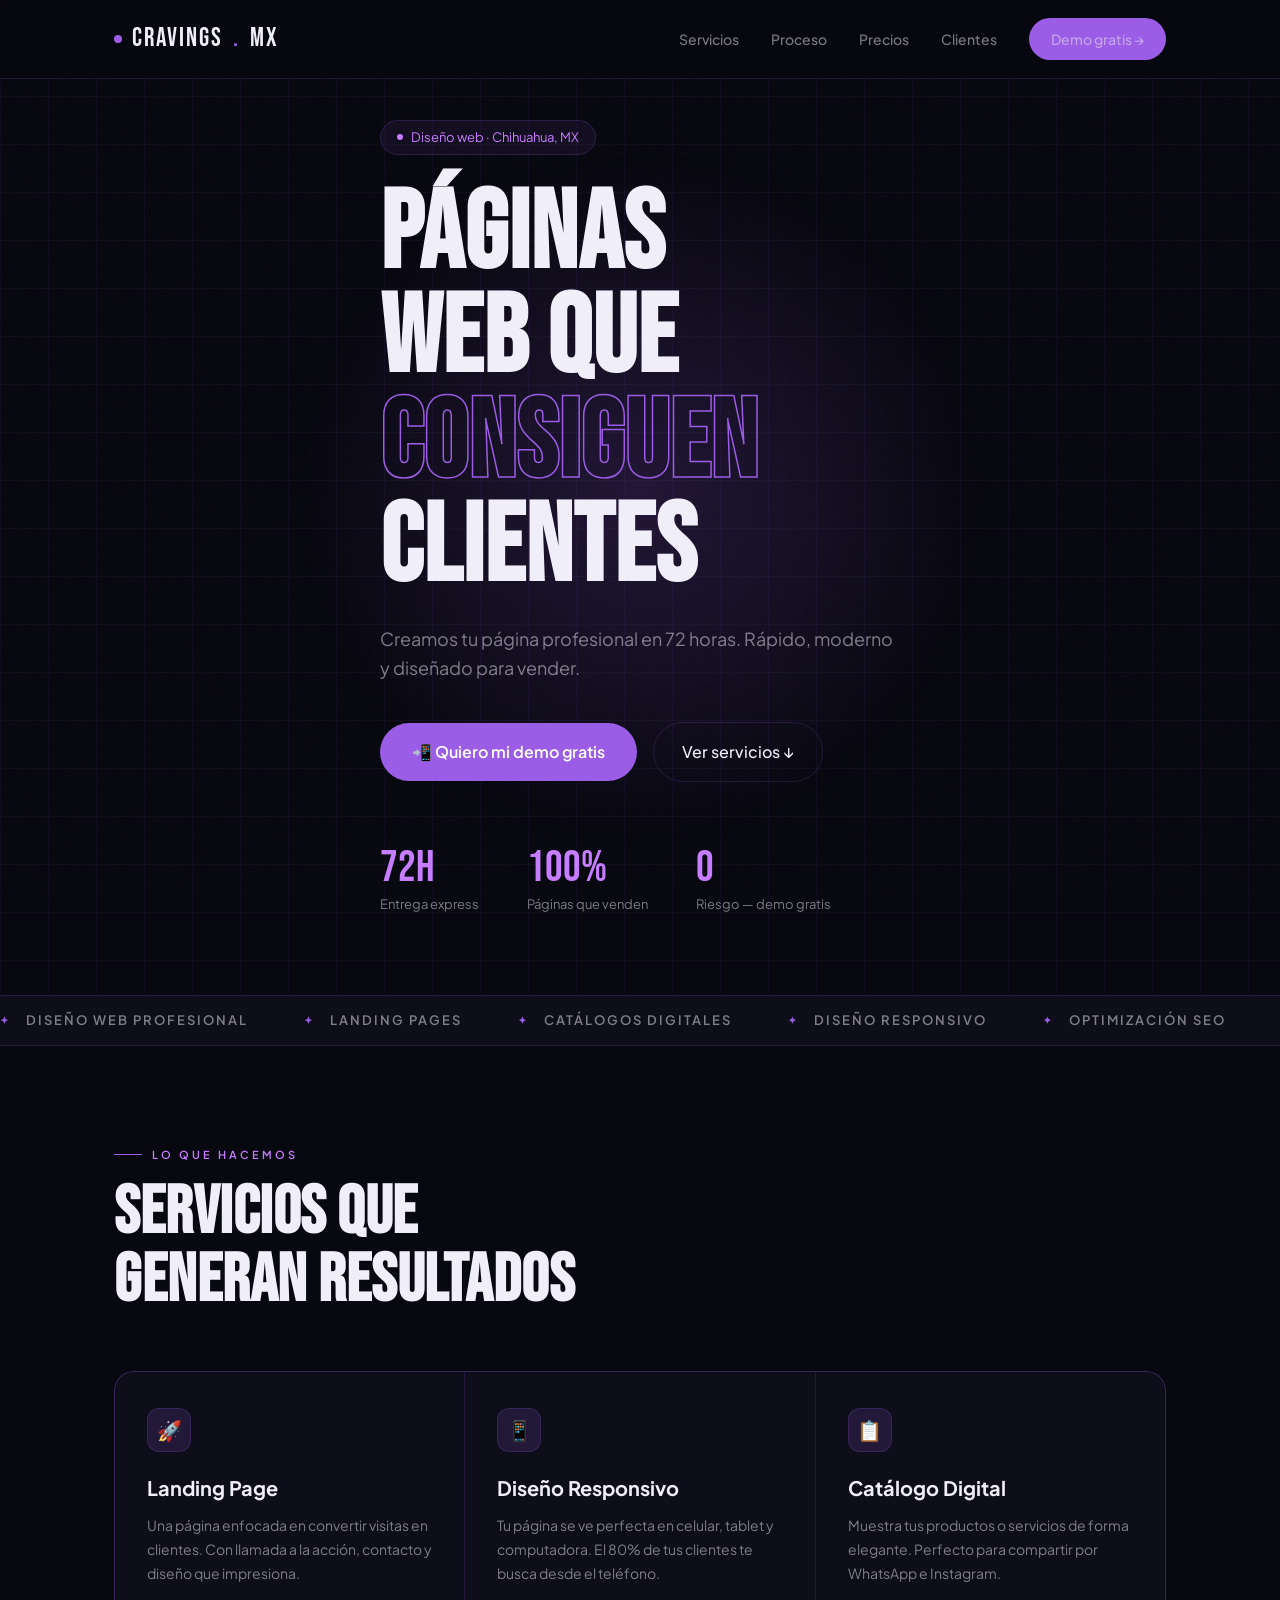
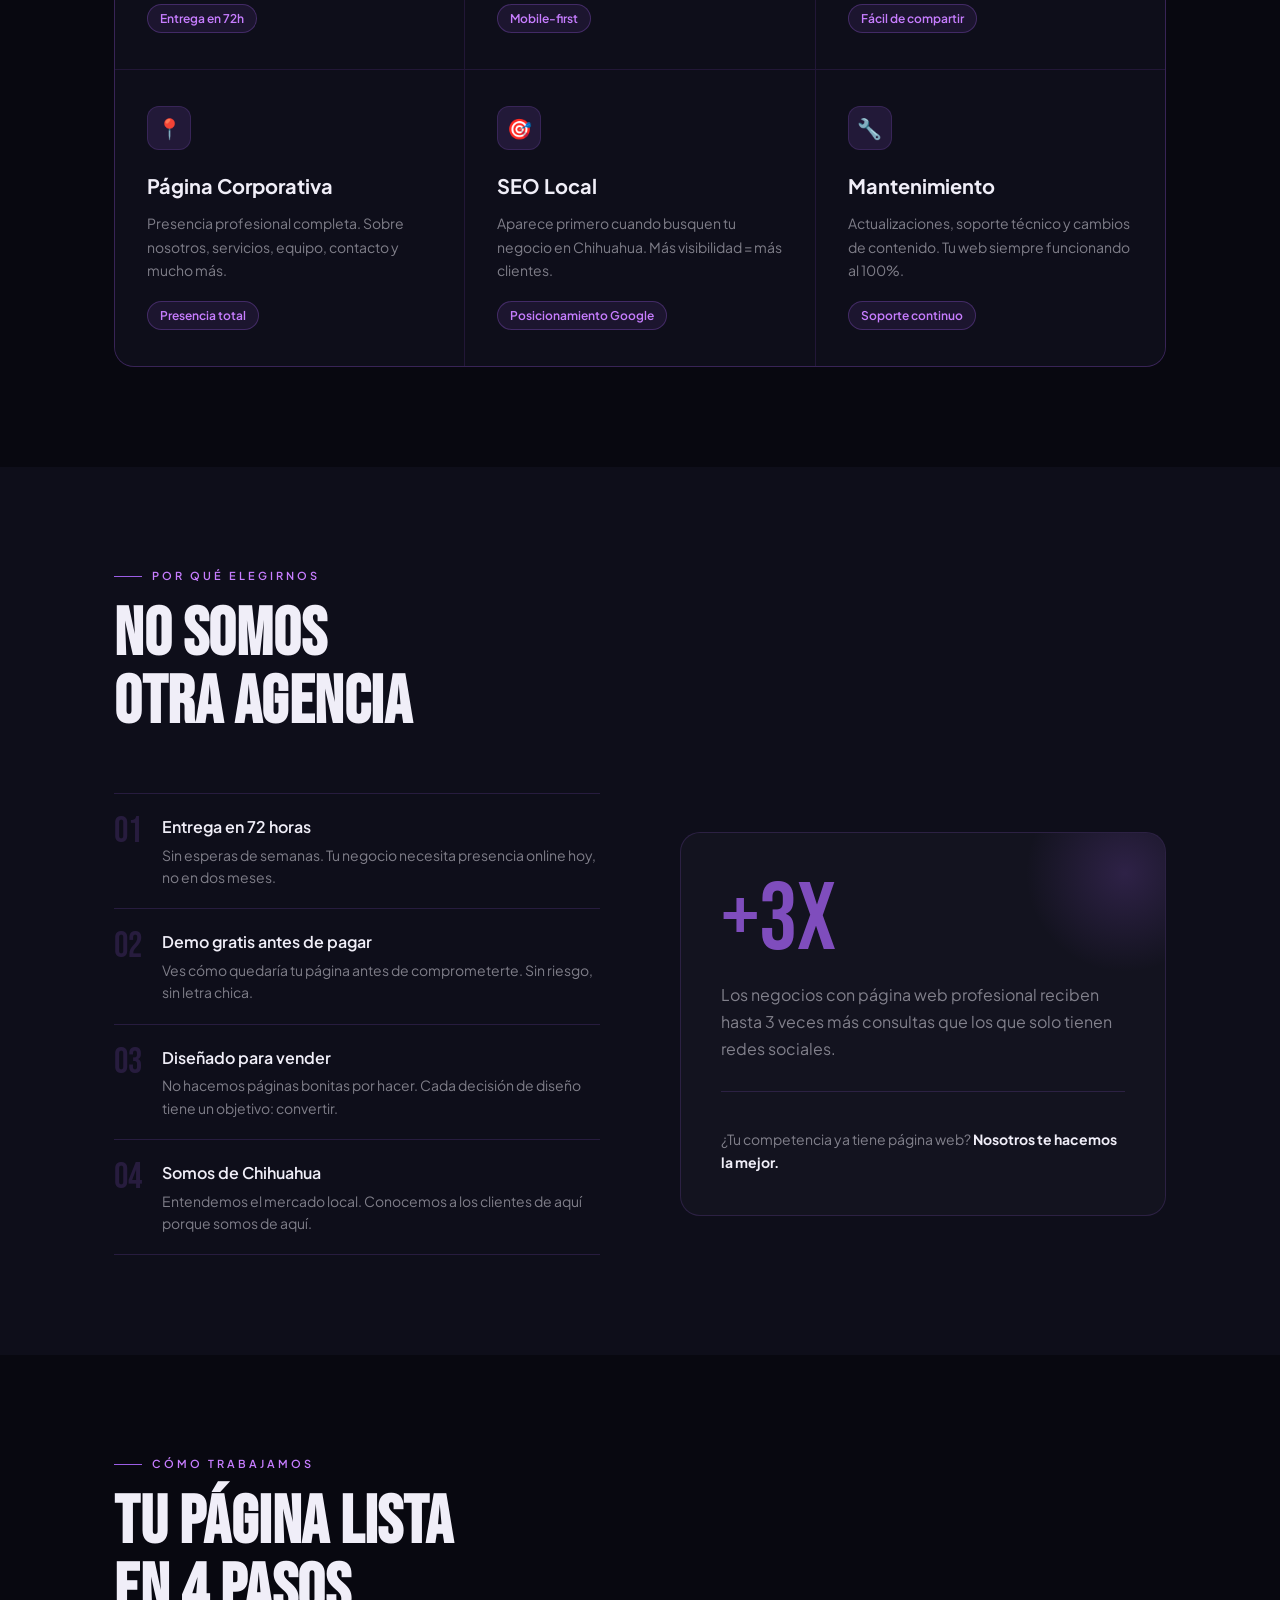
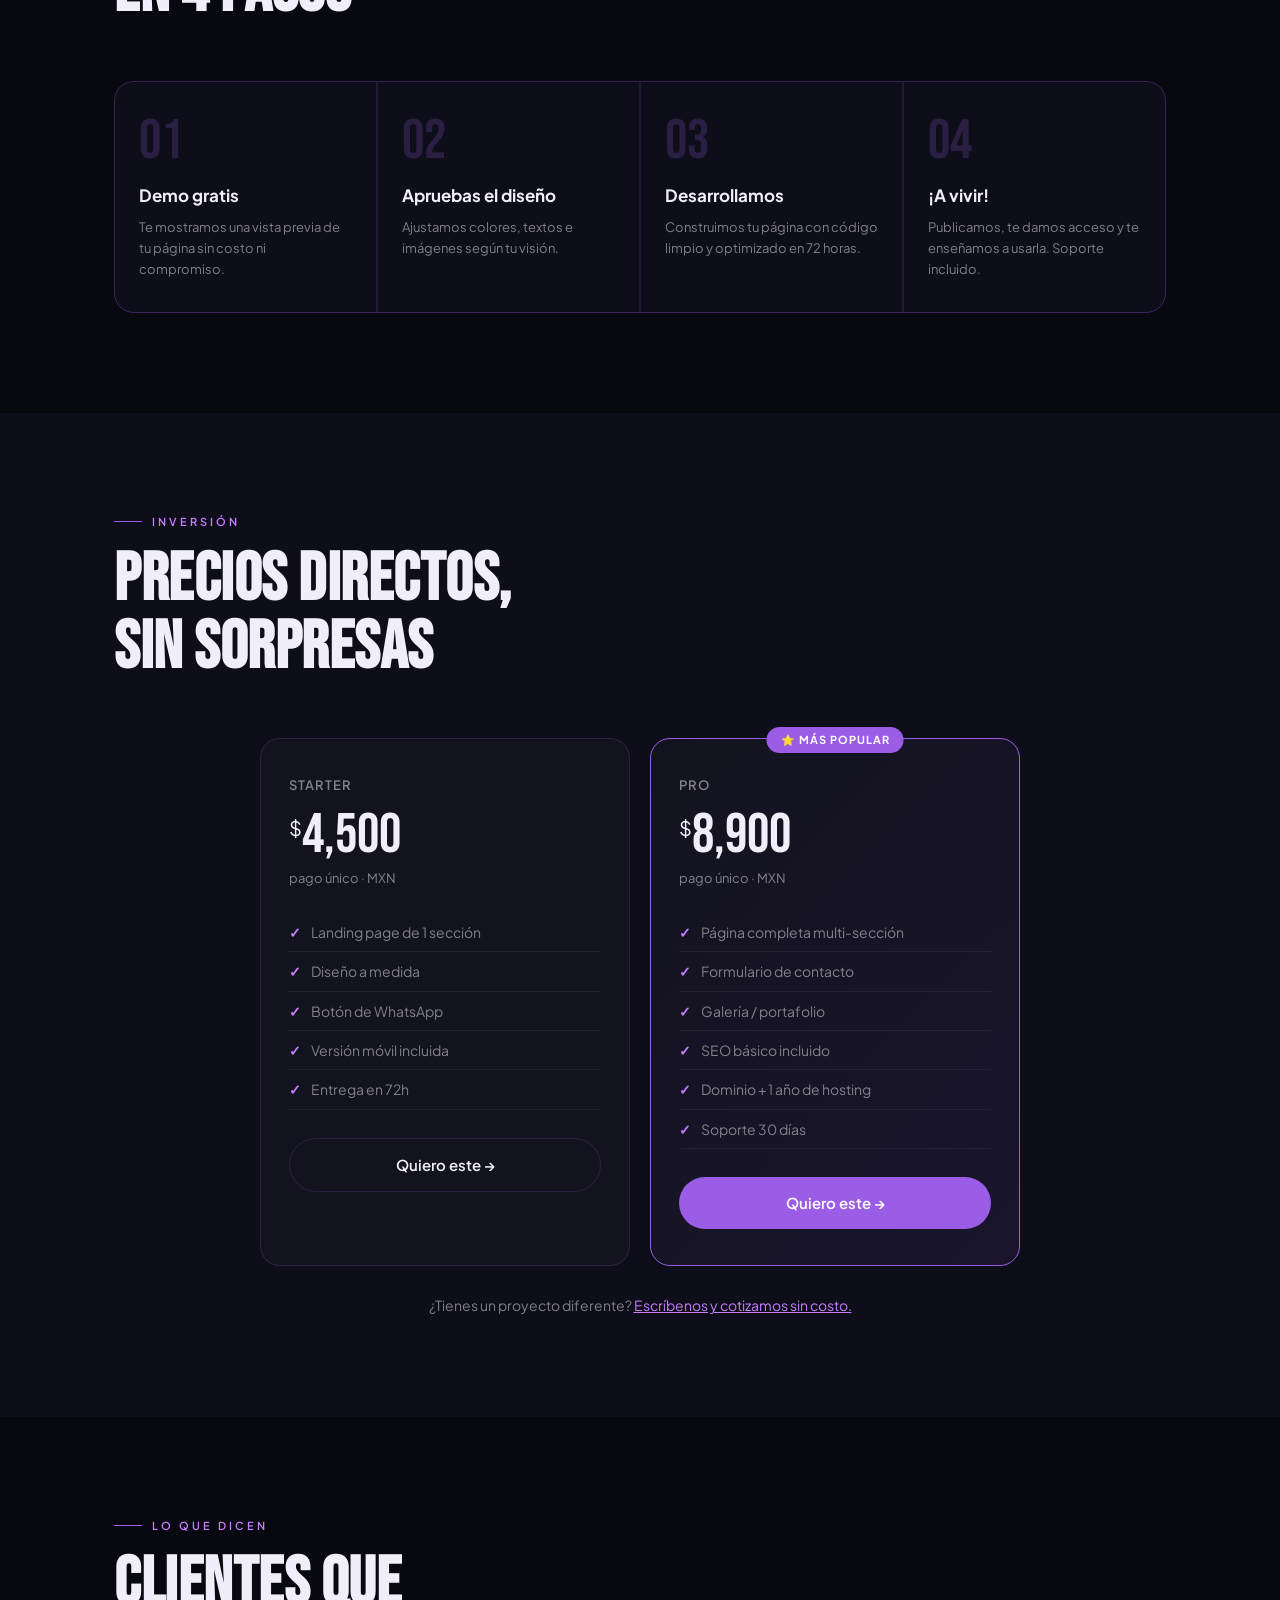
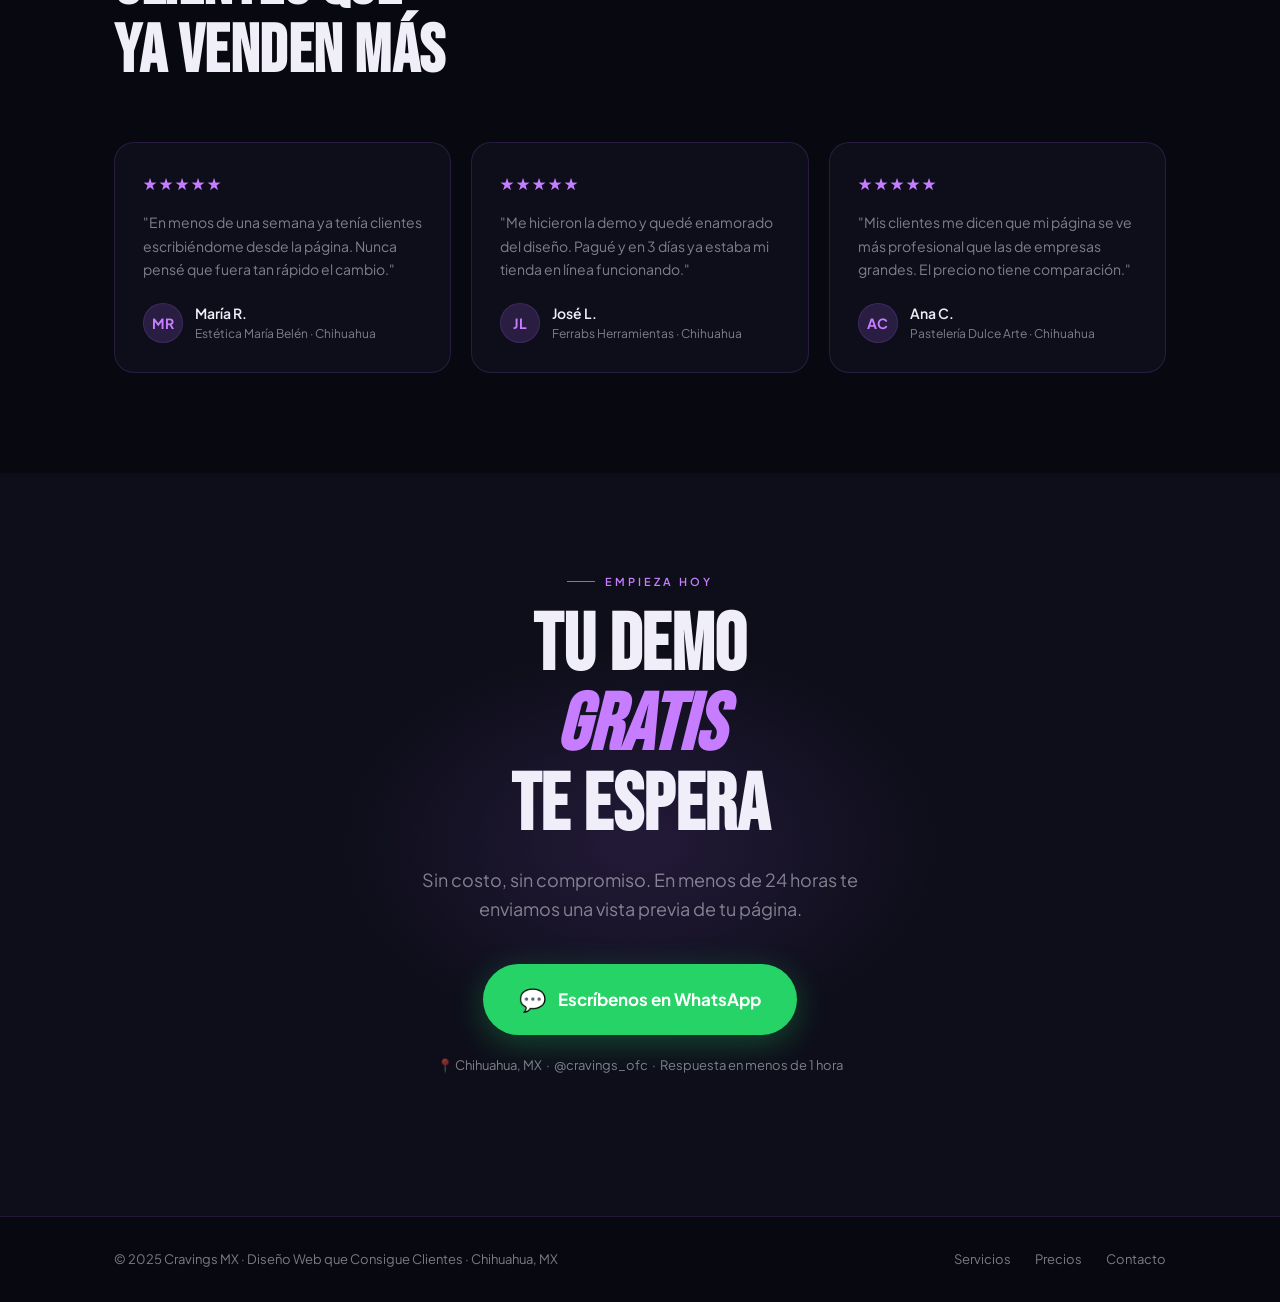
<file: CRAVINGS-MX-LDG/index.html>
<!DOCTYPE html>
<html lang="es">

<head>
  <meta charset="UTF-8"/>
<meta name="viewport" content="width=device-width, initial-scale=1.0"/>
<title>Cravings MX | Diseño Web que Consigue Clientes</title>
<link rel="preconnect" href="https://fonts.googleapis.com"/>
<link rel="preconnect" href="https://fonts.gstatic.com" crossorigin/>
<link href="https://fonts.googleapis.com/css2?family=Bebas+Neue&family=Plus+Jakarta+Sans:wght@300;400;500;600;700&display=swap" rel="stylesheet"/>
<link rel="stylesheet" href="style-CRAVINGS.css" />

</head>
<body>

<!-- NAV -->
<nav>
  <div class="container">
    <a href="#" class="logo">
      <span class="logo-dot"></span>
      CRAVINGS<span style="color:var(--purple)">.</span>MX
    </a>
    <div class="nav-links">
      <a href="#servicios">Servicios</a>
      <a href="#proceso">Proceso</a>
      <a href="#precios">Precios</a>
      <a href="#testimonios">Clientes</a>
      <a href="#contacto" class="nav-cta">Demo gratis →</a>
    </div>
  </div>
</nav>

<!-- HERO -->
<section id="hero">
  <div class="grid-bg"></div>
  <div class="hero-glow"></div>
  <div class="container">
    <div class="hero-inner">
      <div class="hero-badge"><span></span> Diseño web · Chihuahua, MX</div>
      <h1>PÁGINAS<br/>WEB QUE<br/><em>CONSIGUEN</em><br/>CLIENTES</h1>
      <p class="hero-sub">Creamos tu página profesional en 72 horas. Rápido, moderno y diseñado para vender.</p>
      <div class="hero-actions">
        <a href="https://wa.me/526143771797?text=Hola%2C%20quiero%20mi%20demo%20gratis" class="btn-primary" target="_blank">
          📲 Quiero mi demo gratis
        </a>
        <a href="#servicios" class="btn-ghost">Ver servicios ↓</a>
      </div>
      <div class="hero-stats">
        <div>
          <div class="stat-num">72H</div>
          <div class="stat-label">Entrega express</div>
        </div>
        <div>
          <div class="stat-num">100%</div>
          <div class="stat-label">Páginas que venden</div>
        </div>
        <div>
          <div class="stat-num">0</div>
          <div class="stat-label">Riesgo — demo gratis</div>
        </div>
      </div>
    </div>
  </div>
</section>

<!-- MARQUEE -->
<div class="marquee-wrap">
  <div class="marquee-track">
    <span>Diseño Web Profesional</span>
    <span>Landing Pages</span>
    <span>Catálogos Digitales</span>
    <span>Diseño Responsivo</span>
    <span>Optimización SEO</span>
    <span>Dominio + Hosting</span>
    <span>Diseño Web Profesional</span>
    <span>Landing Pages</span>
    <span>Catálogos Digitales</span>
    <span>Diseño Responsivo</span>
    <span>Optimización SEO</span>
    <span>Dominio + Hosting</span>
  </div>
</div>

<!-- SERVICIOS -->
<section id="servicios">
  <div class="container">
    <div class="reveal">
      <div class="section-label">Lo que hacemos</div>
      <h2>SERVICIOS QUE<br/>GENERAN RESULTADOS</h2>
    </div>
    <div class="services-grid reveal">
      <div class="service-card">
        <div class="service-icon">🚀</div>
        <h3>Landing Page</h3>
        <p>Una página enfocada en convertir visitas en clientes. Con llamada a la acción, contacto y diseño que impresiona.</p>
        <span class="service-tag">Entrega en 72h</span>
      </div>
      <div class="service-card">
        <div class="service-icon">📱</div>
        <h3>Diseño Responsivo</h3>
        <p>Tu página se ve perfecta en celular, tablet y computadora. El 80% de tus clientes te busca desde el teléfono.</p>
        <span class="service-tag">Mobile-first</span>
      </div>
      <div class="service-card">
        <div class="service-icon">📋</div>
        <h3>Catálogo Digital</h3>
        <p>Muestra tus productos o servicios de forma elegante. Perfecto para compartir por WhatsApp e Instagram.</p>
        <span class="service-tag">Fácil de compartir</span>
      </div>
      <div class="service-card">
        <div class="service-icon">📍</div>
        <h3>Página Corporativa</h3>
        <p>Presencia profesional completa. Sobre nosotros, servicios, equipo, contacto y mucho más.</p>
        <span class="service-tag">Presencia total</span>
      </div>
      <div class="service-card">
        <div class="service-icon">🎯</div>
        <h3>SEO Local</h3>
        <p>Aparece primero cuando busquen tu negocio en Chihuahua. Más visibilidad = más clientes.</p>
        <span class="service-tag">Posicionamiento Google</span>
      </div>
      <div class="service-card">
        <div class="service-icon">🔧</div>
        <h3>Mantenimiento</h3>
        <p>Actualizaciones, soporte técnico y cambios de contenido. Tu web siempre funcionando al 100%.</p>
        <span class="service-tag">Soporte continuo</span>
      </div>
    </div>
  </div>
</section>

<!-- POR QUÉ -->
<section id="por-que">
  <div class="container">
    <div class="reveal">
      <div class="section-label">Por qué elegirnos</div>
      <h2>NO SOMOS<br/>OTRA AGENCIA</h2>
    </div>
    <div class="why-grid reveal">
      <ul class="why-list">
        <li class="why-item">
          <span class="why-num">01</span>
          <div>
            <h4>Entrega en 72 horas</h4>
            <p>Sin esperas de semanas. Tu negocio necesita presencia online hoy, no en dos meses.</p>
          </div>
        </li>
        <li class="why-item">
          <span class="why-num">02</span>
          <div>
            <h4>Demo gratis antes de pagar</h4>
            <p>Ves cómo quedaría tu página antes de comprometerte. Sin riesgo, sin letra chica.</p>
          </div>
        </li>
        <li class="why-item">
          <span class="why-num">03</span>
          <div>
            <h4>Diseñado para vender</h4>
            <p>No hacemos páginas bonitas por hacer. Cada decisión de diseño tiene un objetivo: convertir.</p>
          </div>
        </li>
        <li class="why-item">
          <span class="why-num">04</span>
          <div>
            <h4>Somos de Chihuahua</h4>
            <p>Entendemos el mercado local. Conocemos a los clientes de aquí porque somos de aquí.</p>
          </div>
        </li>
      </ul>
      <div class="why-card">
        <div class="big-num">+3X</div>
        <p>Los negocios con página web profesional reciben hasta 3 veces más consultas que los que solo tienen redes sociales.</p>
        <div style="margin-top: 28px; padding-top: 24px; border-top: 0.5px solid var(--border);">
          <p style="font-size: 14px; color: var(--muted);">¿Tu competencia ya tiene página web? <strong style="color:var(--text)">Nosotros te hacemos la mejor.</strong></p>
        </div>
      </div>
    </div>
  </div>
</section>

<!-- PROCESO -->
<section id="proceso">
  <div class="container">
    <div class="reveal">
      <div class="section-label">Cómo trabajamos</div>
      <h2>TU PÁGINA LISTA<br/>EN 4 PASOS</h2>
    </div>
    <div class="process-steps reveal">
      <div class="step">
        <div class="step-num">01</div>
        <h4>Demo gratis</h4>
        <p>Te mostramos una vista previa de tu página sin costo ni compromiso.</p>
      </div>
      <div class="step">
        <div class="step-num">02</div>
        <h4>Apruebas el diseño</h4>
        <p>Ajustamos colores, textos e imágenes según tu visión.</p>
      </div>
      <div class="step">
        <div class="step-num">03</div>
        <h4>Desarrollamos</h4>
        <p>Construimos tu página con código limpio y optimizado en 72 horas.</p>
      </div>
      <div class="step">
        <div class="step-num">04</div>
        <h4>¡A vivir!</h4>
        <p>Publicamos, te damos acceso y te enseñamos a usarla. Soporte incluido.</p>
      </div>
    </div>
  </div>
</section>

<!-- PRECIOS -->
<section id="precios">
  <div class="container">
    <div class="reveal">
      <div class="section-label">Inversión</div>
      <h2>PRECIOS DIRECTOS,<br/>SIN SORPRESAS</h2>
    </div>
    <div class="pricing-grid reveal">
      <div class="price-card">
        <div class="price-plan">Starter</div>
        <div class="price-amount"><sup>$</sup>4,500</div>
        <div class="price-period">pago único · MXN</div>
        <ul class="price-features">
          <li>Landing page de 1 sección</li>
          <li>Diseño a medida</li>
          <li>Botón de WhatsApp</li>
          <li>Versión móvil incluida</li>
          <li>Entrega en 72h</li>
        </ul>
        <a href="https://wa.me/526143771797" class="price-cta" target="_blank">Quiero este →</a>
      </div>
      <div class="price-card featured">
        <div class="featured-badge">⭐ MÁS POPULAR</div>
        <div class="price-plan">Pro</div>
        <div class="price-amount"><sup>$</sup>8,900</div>
        <div class="price-period">pago único · MXN</div>
        <ul class="price-features">
          <li>Página completa multi-sección</li>
          <li>Formulario de contacto</li>
          <li>Galería / portafolio</li>
          <li>SEO básico incluido</li>
          <li>Dominio + 1 año de hosting</li>
          <li>Soporte 30 días</li>
        </ul>
        <a href="https://wa.me/526143771797" class="price-cta" target="_blank">Quiero este →</a>
      </div>

    </div>
    <p class="reveal" style="text-align:center; color:var(--muted); font-size:14px; margin-top:28px;">
      ¿Tienes un proyecto diferente? <a href="https://wa.me/526143771797" style="color:var(--purple-light);">Escríbenos y cotizamos sin costo.</a>
    </p>
  </div>
</section>

<!-- TESTIMONIOS -->
<section id="testimonios">
  <div class="container">
    <div class="reveal">
      <div class="section-label">Lo que dicen</div>
      <h2>CLIENTES QUE<br/>YA VENDEN MÁS</h2>
    </div>
    <div class="testi-grid reveal">
      <div class="testi-card">
        <div class="stars">★★★★★</div>
        <p class="testi-text">"En menos de una semana ya tenía clientes escribiéndome desde la página. Nunca pensé que fuera tan rápido el cambio."</p>
        <div class="testi-author">
          <div class="avatar">MR</div>
          <div>
            <div class="author-name">María R.</div>
            <div class="author-biz">Estética María Belén · Chihuahua</div>
          </div>
        </div>
      </div>
      <div class="testi-card">
        <div class="stars">★★★★★</div>
        <p class="testi-text">"Me hicieron la demo y quedé enamorado del diseño. Pagué y en 3 días ya estaba mi tienda en línea funcionando."</p>
        <div class="testi-author">
          <div class="avatar">JL</div>
          <div>
            <div class="author-name">José L.</div>
            <div class="author-biz">Ferrabs Herramientas · Chihuahua</div>
          </div>
        </div>
      </div>
      <div class="testi-card">
        <div class="stars">★★★★★</div>
        <p class="testi-text">"Mis clientes me dicen que mi página se ve más profesional que las de empresas grandes. El precio no tiene comparación."</p>
        <div class="testi-author">
          <div class="avatar">AC</div>
          <div>
            <div class="author-name">Ana C.</div>
            <div class="author-biz">Pastelería Dulce Arte · Chihuahua</div>
          </div>
        </div>
      </div>
    </div>
  </div>
</section>

<!-- CTA -->
<section id="contacto">
  <div class="cta-glow"></div>
  <div class="container" style="position:relative; z-index:2;">
    <div class="reveal">
      <div class="section-label" style="justify-content:center;">Empieza hoy</div>
      <h2>TU DEMO<br/><em style="color:var(--purple-light); -webkit-text-stroke:0;">GRATIS</em><br/>TE ESPERA</h2>
      <p>Sin costo, sin compromiso. En menos de 24 horas te enviamos una vista previa de tu página.</p>
      <a href="https://wa.me/526143771797?text=Hola%20Cravings%2C%20quiero%20mi%20demo%20gratis%20🚀" class="wapp-btn" target="_blank">
        <span class="wapp-icon">💬</span>
        Escríbenos en WhatsApp
      </a>
      <p style="margin-top: 20px; font-size: 13px; color: var(--muted);">
        📍 Chihuahua, MX &nbsp;·&nbsp; @cravings_ofc &nbsp;·&nbsp; Respuesta en menos de 1 hora
      </p>
    </div>
  </div>
</section>

<!-- FOOTER -->
<footer>
  <div class="container">
    <p style="color: var(--muted);">© 2025 Cravings MX · Diseño Web que Consigue Clientes · Chihuahua, MX</p>
    <div class="footer-links">
      <a href="#servicios">Servicios</a>
      <a href="#precios">Precios</a>
      <a href="#contacto">Contacto</a>
    </div>
  </div>
</footer>

<script src="script-CRAVINGS.js"></script>

</body>
</html>
</file>
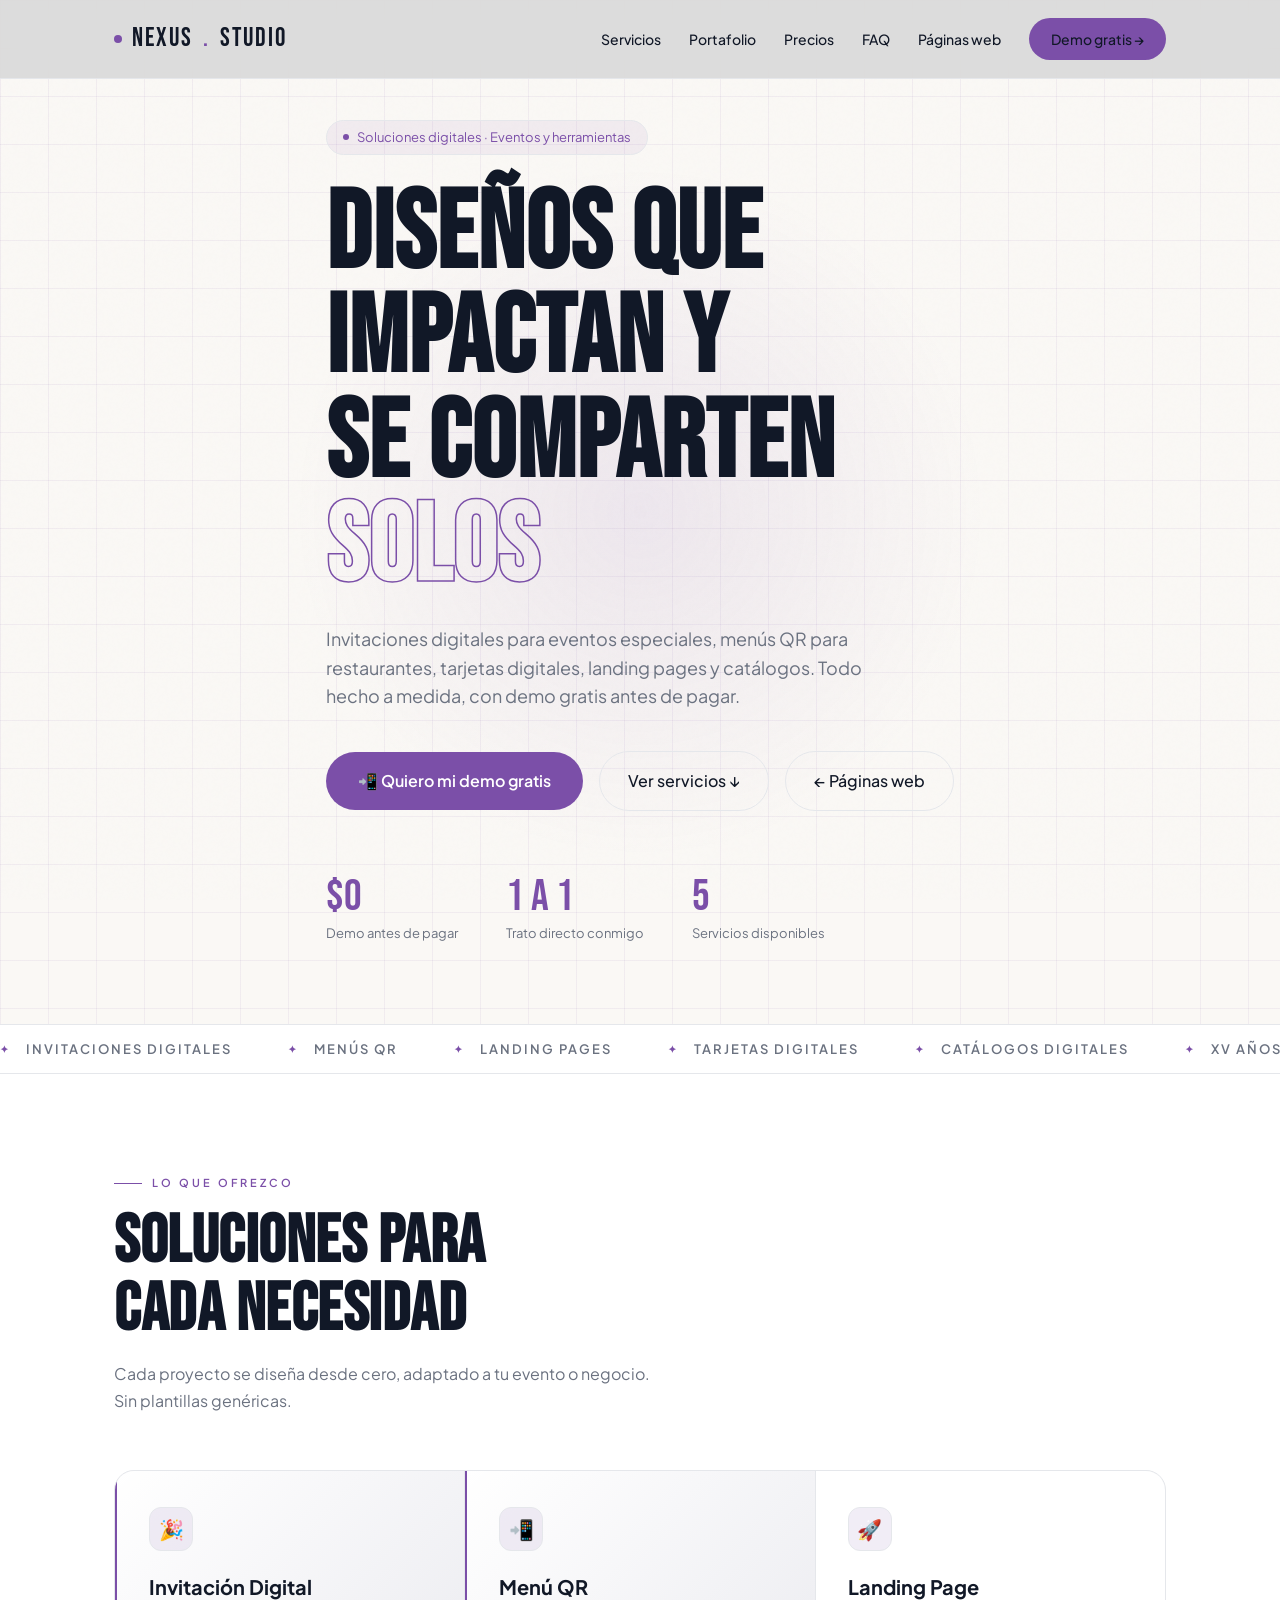
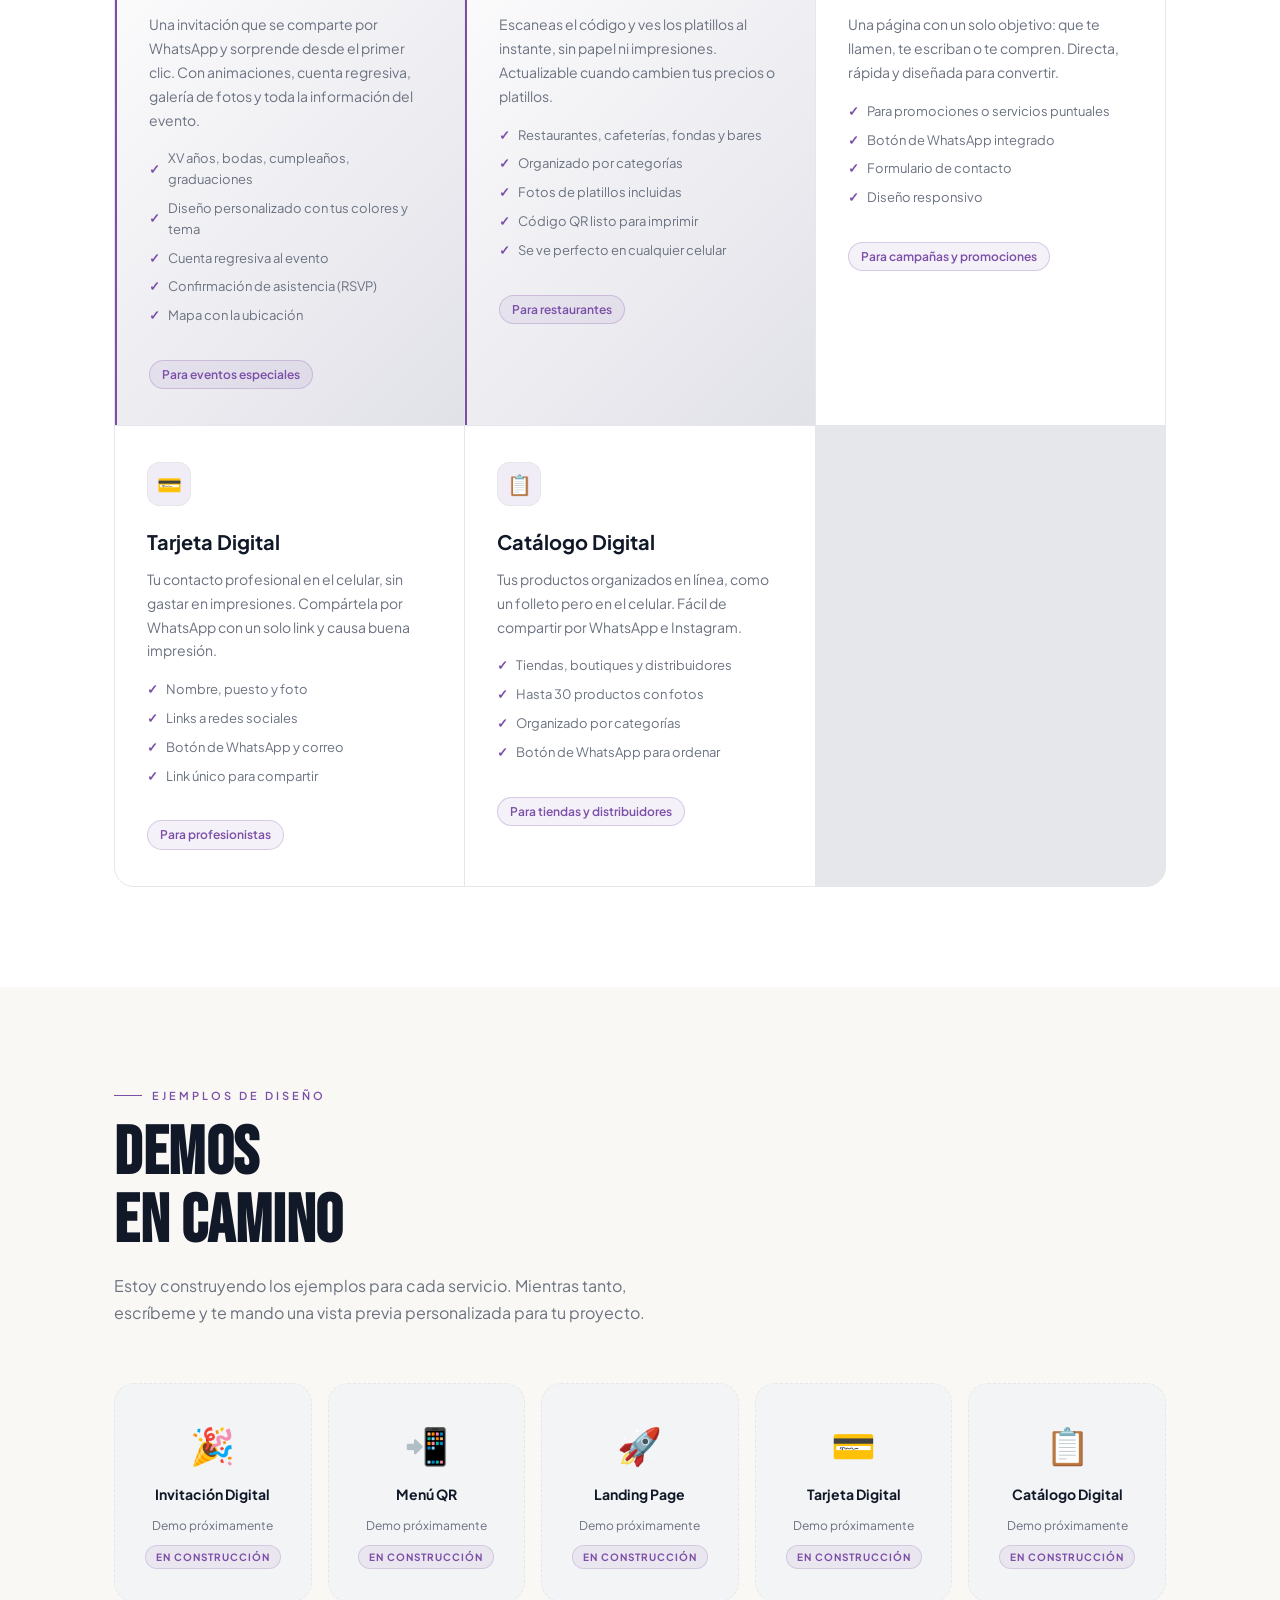
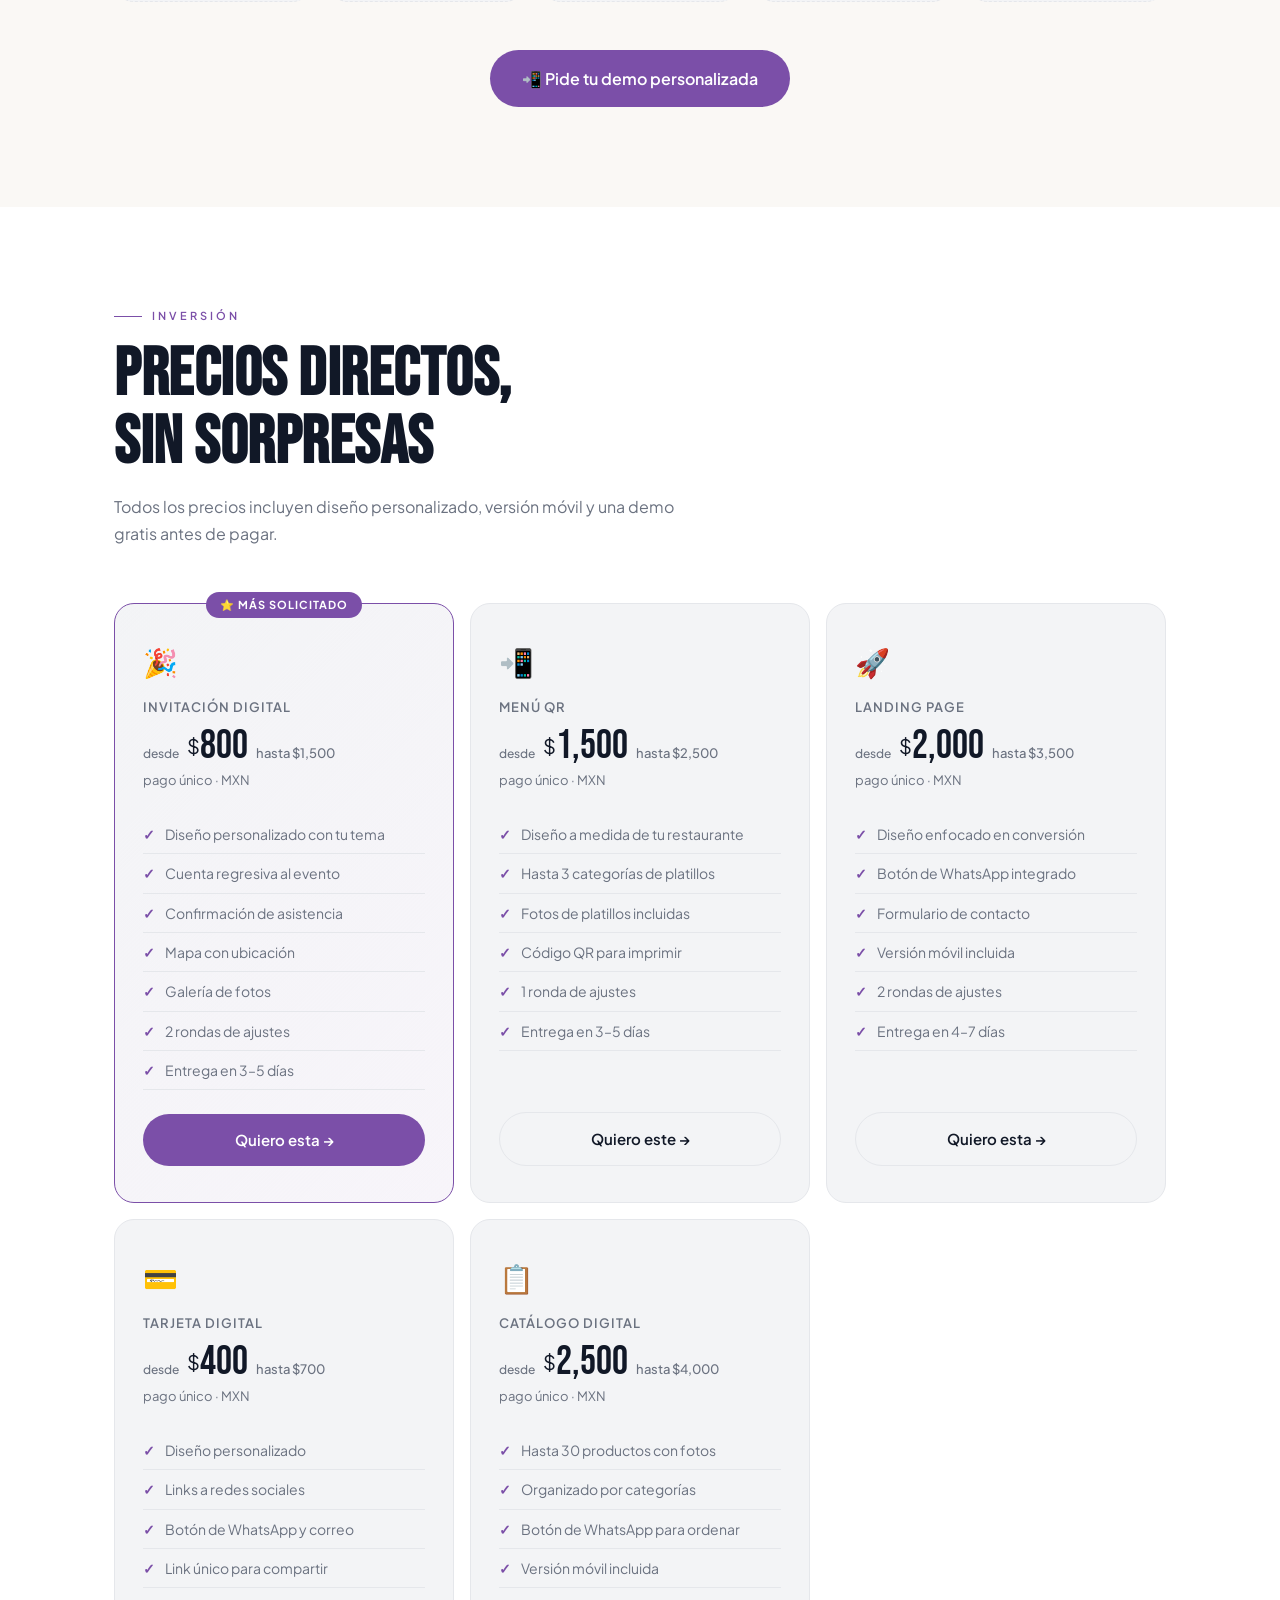
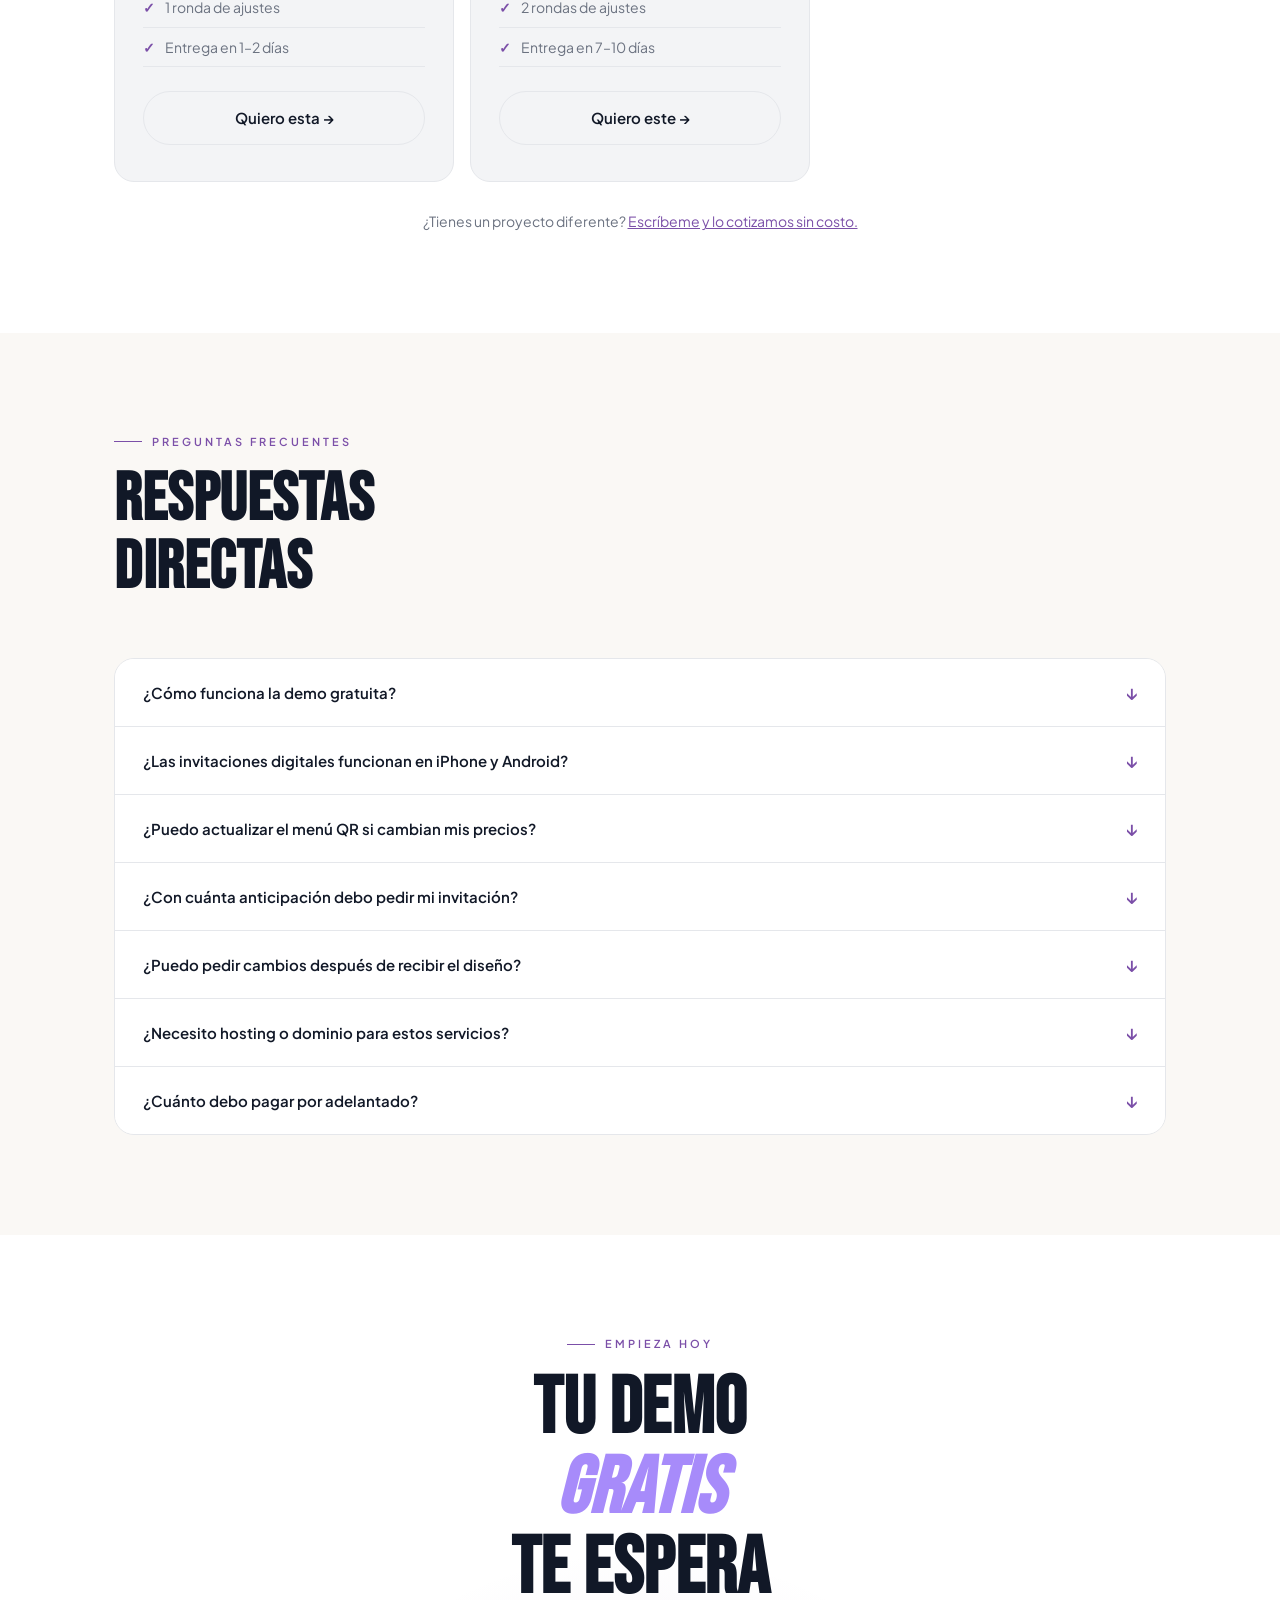
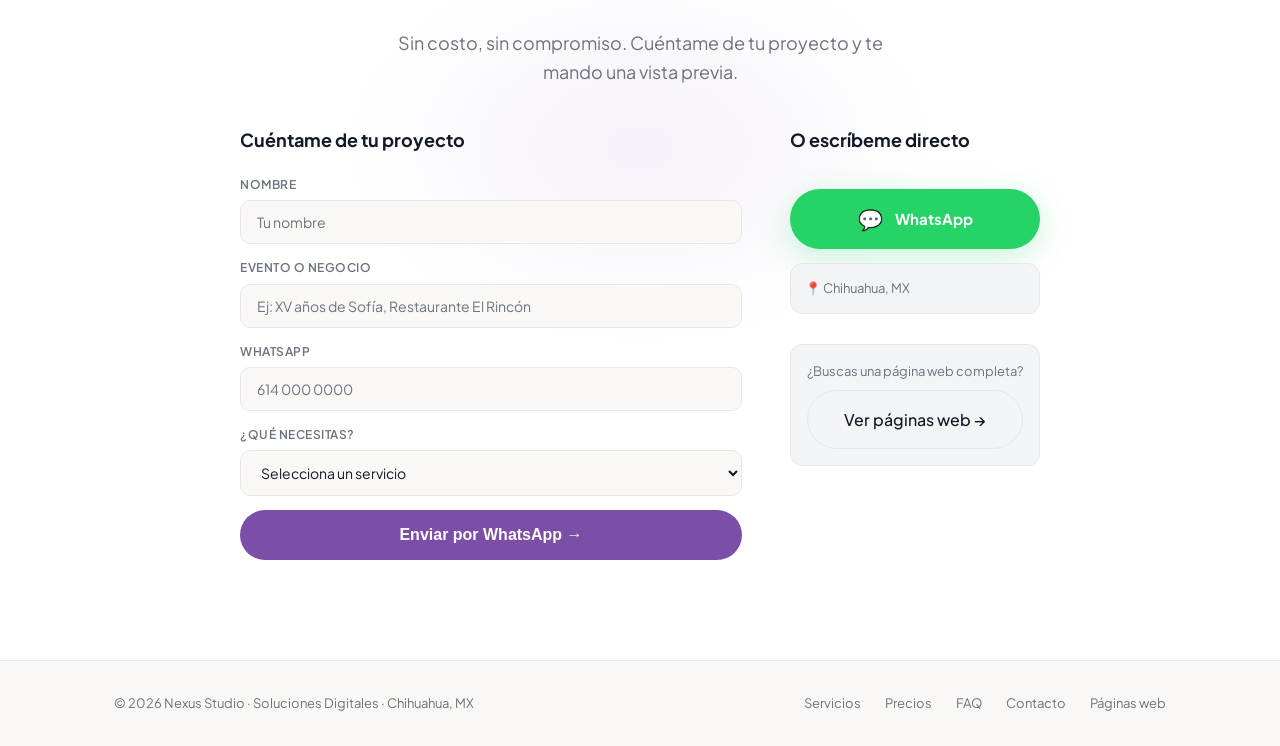
<file: servicios/index.html>
<!DOCTYPE html>
<html lang="es">
<head>
  <meta charset="UTF-8"/>
  <meta name="viewport" content="width=device-width, initial-scale=1.0"/>
  <title>Nexus Studio | Invitaciones, Menús QR y Más</title>
  <link rel="preconnect" href="https://fonts.googleapis.com"/>
  <link rel="preconnect" href="https://fonts.gstatic.com" crossorigin/>
  <link href="https://fonts.googleapis.com/css2?family=Bebas+Neue&family=Plus+Jakarta+Sans:wght@300;400;500;600;700&display=swap" rel="stylesheet"/>
  <link rel="stylesheet" href="../style-NEXUS-STUDIO.css"/>
</head>
<body>

<!-- NAV -->
<nav>
  <div class="container">
    <a href="../index.html" class="logo">
      <span class="logo-dot"></span>
      NEXUS<span style="color:var(--purple)">.</span>STUDIO
    </a>
    <div class="nav-links">
      <a href="#servicios">Servicios</a>
      <a href="#portafolio">Portafolio</a>
      <a href="#precios">Precios</a>
      <a href="#faq">FAQ</a>
      <a href="../index.html">Páginas web</a>
      <a href="#contacto" class="nav-cta">Demo gratis →</a>
    </div>
    <button class="nav-toggle" id="navToggle" aria-label="Abrir menú">
      <span></span><span></span><span></span>
    </button>
  </div>
  <div class="nav-mobile" id="navMobile">
    <a href="#servicios" class="nav-mobile-link">Servicios</a>
    <a href="#portafolio" class="nav-mobile-link">Portafolio</a>
    <a href="#precios" class="nav-mobile-link">Precios</a>
    <a href="#faq" class="nav-mobile-link">FAQ</a>
    <a href="../index.html" class="nav-mobile-link">Páginas web</a>
    <a href="#contacto" class="nav-mobile-link nav-mobile-cta">Demo gratis →</a>
  </div>
</nav>

<!-- HERO -->
<section id="hero">
  <div class="grid-bg"></div>
  <div class="hero-glow"></div>
  <div class="container">
    <div class="hero-inner">
      <div class="hero-badge"><span></span> Soluciones digitales · Eventos y herramientas</div>
      <h1>DISEÑOS QUE<br/>IMPACTAN Y<br/>SE COMPARTEN<br/><em>SOLOS</em></h1>
      <p class="hero-sub">Invitaciones digitales para eventos especiales, menús QR para restaurantes, tarjetas digitales, landing pages y catálogos. Todo hecho a medida, con demo gratis antes de pagar.</p>
      <div class="hero-actions">
        <a href="https://wa.me/526143771797?text=Hola%20Nexus%20Studio%2C%20quiero%20mi%20demo%20gratis%20%F0%9F%9A%80" class="btn-primary" target="_blank">
          📲 Quiero mi demo gratis
        </a>
        <a href="#servicios" class="btn-ghost">Ver servicios ↓</a>
        <a href="../index.html" class="btn-ghost">← Páginas web</a>
      </div>
      <div class="hero-stats">
        <div>
          <div class="stat-num">$0</div>
          <div class="stat-label">Demo antes de pagar</div>
        </div>
        <div>
          <div class="stat-num">1 a 1</div>
          <div class="stat-label">Trato directo conmigo</div>
        </div>
        <div>
          <div class="stat-num">5</div>
          <div class="stat-label">Servicios disponibles</div>
        </div>
      </div>
    </div>
  </div>
</section>

<!-- MARQUEE -->
<div class="marquee-wrap">
  <div class="marquee-track">
    <span>Invitaciones Digitales</span>
    <span>Menús QR</span>
    <span>Landing Pages</span>
    <span>Tarjetas Digitales</span>
    <span>Catálogos Digitales</span>
    <span>XV Años</span>
    <span>Bodas</span>
    <span>Restaurantes</span>
    <span>Invitaciones Digitales</span>
    <span>Menús QR</span>
    <span>Landing Pages</span>
    <span>Tarjetas Digitales</span>
    <span>Catálogos Digitales</span>
    <span>XV Años</span>
    <span>Bodas</span>
    <span>Restaurantes</span>
  </div>
</div>

<!-- SERVICIOS -->
<section id="servicios">
  <div class="container">
    <div class="reveal">
      <div class="section-label">Lo que ofrezco</div>
      <h2>SOLUCIONES PARA<br/>CADA NECESIDAD</h2>
      <p class="section-intro">Cada proyecto se diseña desde cero, adaptado a tu evento o negocio. Sin plantillas genéricas.</p>
    </div>
    <div class="services-grid reveal">

      <div class="service-card service-card--featured">
        <div class="service-icon">🎉</div>
        <h3>Invitación Digital</h3>
        <p>Una invitación que se comparte por WhatsApp y sorprende desde el primer clic. Con animaciones, cuenta regresiva, galería de fotos y toda la información del evento.</p>
        <div class="service-details">
          <div class="service-detail-item"><span>✓</span> XV años, bodas, cumpleaños, graduaciones</div>
          <div class="service-detail-item"><span>✓</span> Diseño personalizado con tus colores y tema</div>
          <div class="service-detail-item"><span>✓</span> Cuenta regresiva al evento</div>
          <div class="service-detail-item"><span>✓</span> Confirmación de asistencia (RSVP)</div>
          <div class="service-detail-item"><span>✓</span> Mapa con la ubicación</div>
        </div>
        <span class="service-tag">Para eventos especiales</span>
      </div>

      <div class="service-card service-card--featured">
        <div class="service-icon">📲</div>
        <h3>Menú QR</h3>
        <p>Escaneas el código y ves los platillos al instante, sin papel ni impresiones. Actualizable cuando cambien tus precios o platillos.</p>
        <div class="service-details">
          <div class="service-detail-item"><span>✓</span> Restaurantes, cafeterías, fondas y bares</div>
          <div class="service-detail-item"><span>✓</span> Organizado por categorías</div>
          <div class="service-detail-item"><span>✓</span> Fotos de platillos incluidas</div>
          <div class="service-detail-item"><span>✓</span> Código QR listo para imprimir</div>
          <div class="service-detail-item"><span>✓</span> Se ve perfecto en cualquier celular</div>
        </div>
        <span class="service-tag">Para restaurantes</span>
      </div>

      <div class="service-card">
        <div class="service-icon">🚀</div>
        <h3>Landing Page</h3>
        <p>Una página con un solo objetivo: que te llamen, te escriban o te compren. Directa, rápida y diseñada para convertir.</p>
        <div class="service-details">
          <div class="service-detail-item"><span>✓</span> Para promociones o servicios puntuales</div>
          <div class="service-detail-item"><span>✓</span> Botón de WhatsApp integrado</div>
          <div class="service-detail-item"><span>✓</span> Formulario de contacto</div>
          <div class="service-detail-item"><span>✓</span> Diseño responsivo</div>
        </div>
        <span class="service-tag">Para campañas y promociones</span>
      </div>

      <div class="service-card">
        <div class="service-icon">💳</div>
        <h3>Tarjeta Digital</h3>
        <p>Tu contacto profesional en el celular, sin gastar en impresiones. Compártela por WhatsApp con un solo link y causa buena impresión.</p>
        <div class="service-details">
          <div class="service-detail-item"><span>✓</span> Nombre, puesto y foto</div>
          <div class="service-detail-item"><span>✓</span> Links a redes sociales</div>
          <div class="service-detail-item"><span>✓</span> Botón de WhatsApp y correo</div>
          <div class="service-detail-item"><span>✓</span> Link único para compartir</div>
        </div>
        <span class="service-tag">Para profesionistas</span>
      </div>

      <div class="service-card">
        <div class="service-icon">📋</div>
        <h3>Catálogo Digital</h3>
        <p>Tus productos organizados en línea, como un folleto pero en el celular. Fácil de compartir por WhatsApp e Instagram.</p>
        <div class="service-details">
          <div class="service-detail-item"><span>✓</span> Tiendas, boutiques y distribuidores</div>
          <div class="service-detail-item"><span>✓</span> Hasta 30 productos con fotos</div>
          <div class="service-detail-item"><span>✓</span> Organizado por categorías</div>
          <div class="service-detail-item"><span>✓</span> Botón de WhatsApp para ordenar</div>
        </div>
        <span class="service-tag">Para tiendas y distribuidores</span>
      </div>

    </div>
  </div>
</section>

<!-- PORTAFOLIO PLACEHOLDER -->
<section id="portafolio">
  <div class="container">
    <div class="reveal">
      <div class="section-label">Ejemplos de diseño</div>
      <h2>DEMOS<br/>EN CAMINO</h2>
      <p class="section-intro">Estoy construyendo los ejemplos para cada servicio. Mientras tanto, escríbeme y te mando una vista previa personalizada para tu proyecto.</p>
    </div>
    <div class="demos-placeholder reveal">
      <div class="demo-placeholder-card">
        <div class="demo-placeholder-icon">🎉</div>
        <h4>Invitación Digital</h4>
        <p>Demo próximamente</p>
        <span class="demo-badge">En construcción</span>
      </div>
      <div class="demo-placeholder-card">
        <div class="demo-placeholder-icon">📲</div>
        <h4>Menú QR</h4>
        <p>Demo próximamente</p>
        <span class="demo-badge">En construcción</span>
      </div>
      <div class="demo-placeholder-card">
        <div class="demo-placeholder-icon">🚀</div>
        <h4>Landing Page</h4>
        <p>Demo próximamente</p>
        <span class="demo-badge">En construcción</span>
      </div>
      <div class="demo-placeholder-card">
        <div class="demo-placeholder-icon">💳</div>
        <h4>Tarjeta Digital</h4>
        <p>Demo próximamente</p>
        <span class="demo-badge">En construcción</span>
      </div>
      <div class="demo-placeholder-card">
        <div class="demo-placeholder-icon">📋</div>
        <h4>Catálogo Digital</h4>
        <p>Demo próximamente</p>
        <span class="demo-badge">En construcción</span>
      </div>
    </div>
    <div class="reveal" style="text-align:center; margin-top:48px;">
      <a href="https://wa.me/526143771797?text=Hola%20Nexus%20Studio%2C%20quiero%20ver%20una%20demo%20de%20mis%20servicios" class="btn-primary" target="_blank">
        📲 Pide tu demo personalizada
      </a>
    </div>
  </div>
</section>

<!-- PRECIOS -->
<section id="precios">
  <div class="container">
    <div class="reveal">
      <div class="section-label">Inversión</div>
      <h2>PRECIOS DIRECTOS,<br/>SIN SORPRESAS</h2>
      <p class="section-intro">Todos los precios incluyen diseño personalizado, versión móvil y una demo gratis antes de pagar.</p>
    </div>

    <div class="pricing-grid-servicios reveal">

      <!-- INVITACIÓN DIGITAL -->
      <div class="price-card-servicio featured-servicio">
        <div class="featured-servicio-badge">⭐ MÁS SOLICITADO</div>
        <div class="price-servicio-icon">🎉</div>
        <div class="price-plan">Invitación Digital</div>
        <div class="price-range">
          <span class="price-from">desde</span>
          <div class="price-amount"><sup>$</sup>800</div>
          <span class="price-to">hasta $1,500</span>
        </div>
        <div class="price-period">pago único · MXN</div>
        <ul class="price-features">
          <li>Diseño personalizado con tu tema</li>
          <li>Cuenta regresiva al evento</li>
          <li>Confirmación de asistencia</li>
          <li>Mapa con ubicación</li>
          <li>Galería de fotos</li>
          <li>2 rondas de ajustes</li>
          <li>Entrega en 3–5 días</li>
        </ul>
        <a href="https://wa.me/526143771797?text=Hola%20Nexus%20Studio%2C%20me%20interesa%20una%20invitaci%C3%B3n%20digital" class="price-cta featured-cta" target="_blank">Quiero esta →</a>
      </div>

      <!-- MENÚ QR -->
      <div class="price-card-servicio">
        <div class="price-servicio-icon">📲</div>
        <div class="price-plan">Menú QR</div>
        <div class="price-range">
          <span class="price-from">desde</span>
          <div class="price-amount"><sup>$</sup>1,500</div>
          <span class="price-to">hasta $2,500</span>
        </div>
        <div class="price-period">pago único · MXN</div>
        <ul class="price-features">
          <li>Diseño a medida de tu restaurante</li>
          <li>Hasta 3 categorías de platillos</li>
          <li>Fotos de platillos incluidas</li>
          <li>Código QR para imprimir</li>
          <li>1 ronda de ajustes</li>
          <li>Entrega en 3–5 días</li>
        </ul>
        <a href="https://wa.me/526143771797?text=Hola%20Nexus%20Studio%2C%20me%20interesa%20un%20men%C3%BA%20QR" class="price-cta" target="_blank">Quiero este →</a>
      </div>

      <!-- LANDING PAGE -->
      <div class="price-card-servicio">
        <div class="price-servicio-icon">🚀</div>
        <div class="price-plan">Landing Page</div>
        <div class="price-range">
          <span class="price-from">desde</span>
          <div class="price-amount"><sup>$</sup>2,000</div>
          <span class="price-to">hasta $3,500</span>
        </div>
        <div class="price-period">pago único · MXN</div>
        <ul class="price-features">
          <li>Diseño enfocado en conversión</li>
          <li>Botón de WhatsApp integrado</li>
          <li>Formulario de contacto</li>
          <li>Versión móvil incluida</li>
          <li>2 rondas de ajustes</li>
          <li>Entrega en 4–7 días</li>
        </ul>
        <a href="https://wa.me/526143771797?text=Hola%20Nexus%20Studio%2C%20me%20interesa%20una%20landing%20page" class="price-cta" target="_blank">Quiero esta →</a>
      </div>

      <!-- TARJETA DIGITAL -->
      <div class="price-card-servicio">
        <div class="price-servicio-icon">💳</div>
        <div class="price-plan">Tarjeta Digital</div>
        <div class="price-range">
          <span class="price-from">desde</span>
          <div class="price-amount"><sup>$</sup>400</div>
          <span class="price-to">hasta $700</span>
        </div>
        <div class="price-period">pago único · MXN</div>
        <ul class="price-features">
          <li>Diseño personalizado</li>
          <li>Links a redes sociales</li>
          <li>Botón de WhatsApp y correo</li>
          <li>Link único para compartir</li>
          <li>1 ronda de ajustes</li>
          <li>Entrega en 1–2 días</li>
        </ul>
        <a href="https://wa.me/526143771797?text=Hola%20Nexus%20Studio%2C%20me%20interesa%20una%20tarjeta%20digital" class="price-cta" target="_blank">Quiero esta →</a>
      </div>

      <!-- CATÁLOGO DIGITAL -->
      <div class="price-card-servicio">
        <div class="price-servicio-icon">📋</div>
        <div class="price-plan">Catálogo Digital</div>
        <div class="price-range">
          <span class="price-from">desde</span>
          <div class="price-amount"><sup>$</sup>2,500</div>
          <span class="price-to">hasta $4,000</span>
        </div>
        <div class="price-period">pago único · MXN</div>
        <ul class="price-features">
          <li>Hasta 30 productos con fotos</li>
          <li>Organizado por categorías</li>
          <li>Botón de WhatsApp para ordenar</li>
          <li>Versión móvil incluida</li>
          <li>2 rondas de ajustes</li>
          <li>Entrega en 7–10 días</li>
        </ul>
        <a href="https://wa.me/526143771797?text=Hola%20Nexus%20Studio%2C%20me%20interesa%20un%20cat%C3%A1logo%20digital" class="price-cta" target="_blank">Quiero este →</a>
      </div>

    </div>

    <p class="reveal" style="text-align:center; color:var(--muted); font-size:14px; margin-top:28px;">
      ¿Tienes un proyecto diferente? <a href="https://wa.me/526143771797" style="color:var(--purple);">Escríbeme y lo cotizamos sin costo.</a>
    </p>
  </div>
</section>

<!-- FAQ -->
<section id="faq">
  <div class="container">
    <div class="reveal">
      <div class="section-label">Preguntas frecuentes</div>
      <h2>RESPUESTAS<br/>DIRECTAS</h2>
    </div>
    <div class="faq-list reveal">

      <div class="faq-item">
        <button class="faq-question" aria-expanded="false">
          ¿Cómo funciona la demo gratuita?
          <span class="faq-arrow">↓</span>
        </button>
        <div class="faq-answer">
          <p>Me escribes por WhatsApp, me cuentas de tu evento o proyecto y en menos de 24 horas te mando una vista previa de cómo podría verse. No pagas nada hasta que la veas y decidas contratar.</p>
        </div>
      </div>

      <div class="faq-item">
        <button class="faq-question" aria-expanded="false">
          ¿Las invitaciones digitales funcionan en iPhone y Android?
          <span class="faq-arrow">↓</span>
        </button>
        <div class="faq-answer">
          <p>Sí, todas las invitaciones que desarrollo funcionan perfectamente en iPhone y Android. Se abren directo desde WhatsApp, sin necesidad de descargar ninguna app.</p>
        </div>
      </div>

      <div class="faq-item">
        <button class="faq-question" aria-expanded="false">
          ¿Puedo actualizar el menú QR si cambian mis precios?
          <span class="faq-arrow">↓</span>
        </button>
        <div class="faq-answer">
          <p>Sí. Los cambios de contenido en el menú tienen un costo adicional pequeño, o puedes contratarlos dentro de un plan de mantenimiento mensual para tenerlos incluidos.</p>
        </div>
      </div>

      <div class="faq-item">
        <button class="faq-question" aria-expanded="false">
          ¿Con cuánta anticipación debo pedir mi invitación?
          <span class="faq-arrow">↓</span>
        </button>
        <div class="faq-answer">
          <p>Lo ideal es pedirla con al menos 2 semanas de anticipación. La entrego en 3–5 días hábiles, pero necesitas tiempo para revisarla, aprobarla y compartirla con tus invitados.</p>
        </div>
      </div>

      <div class="faq-item">
        <button class="faq-question" aria-expanded="false">
          ¿Puedo pedir cambios después de recibir el diseño?
          <span class="faq-arrow">↓</span>
        </button>
        <div class="faq-answer">
          <p>Sí. Cada servicio incluye rondas de ajuste. Una ronda significa que me mandas todos tus cambios juntos en un mensaje y yo los aplico. Cambios adicionales fuera de las rondas incluidas tienen costo extra.</p>
        </div>
      </div>

      <div class="faq-item">
        <button class="faq-question" aria-expanded="false">
          ¿Necesito hosting o dominio para estos servicios?
          <span class="faq-arrow">↓</span>
        </button>
        <div class="faq-answer">
          <p>Para invitaciones digitales, tarjetas digitales y menús QR generalmente no necesitas hosting propio. Te explico las opciones según tu proyecto antes de que pagues cualquier cosa.</p>
        </div>
      </div>

      <div class="faq-item">
        <button class="faq-question" aria-expanded="false">
          ¿Cuánto debo pagar por adelantado?
          <span class="faq-arrow">↓</span>
        </button>
        <div class="faq-answer">
          <p>El 50% al inicio para arrancar el proyecto y el 50% restante al entregar el diseño final aprobado. Así los dos estamos comprometidos.</p>
        </div>
      </div>

    </div>
  </div>
</section>

<!-- CONTACTO -->
<section id="contacto">
  <div class="cta-glow"></div>
  <div class="container" style="position:relative; z-index:2;">
    <div class="reveal">
      <div class="section-label" style="justify-content:center;">Empieza hoy</div>
      <h2>TU DEMO<br/><em style="color:var(--purple-light); -webkit-text-stroke:0;">GRATIS</em><br/>TE ESPERA</h2>
      <p>Sin costo, sin compromiso. Cuéntame de tu proyecto y te mando una vista previa.</p>

      <div class="contact-grid">
        <div class="contact-form-wrapper">
          <h3>Cuéntame de tu proyecto</h3>
          <form class="contact-form" id="contactForm">
            <div class="form-group">
              <label for="nombre">Nombre</label>
              <input type="text" id="nombre" placeholder="Tu nombre" required autocomplete="name"/>
            </div>
            <div class="form-group">
              <label for="evento">Evento o negocio</label>
              <input type="text" id="evento" placeholder="Ej: XV años de Sofía, Restaurante El Rincón" required/>
            </div>
            <div class="form-group">
              <label for="whatsapp">WhatsApp</label>
              <input type="tel" id="whatsapp" placeholder="614 000 0000" required autocomplete="tel"/>
            </div>
            <div class="form-group">
              <label for="servicio">¿Qué necesitas?</label>
              <select id="servicio">
                <option value="">Selecciona un servicio</option>
                <option>Invitación Digital</option>
                <option>Menú QR</option>
                <option>Landing Page</option>
                <option>Tarjeta Digital</option>
                <option>Catálogo Digital</option>
                <option>No estoy seguro/a</option>
              </select>
            </div>
            <button type="submit" class="btn-primary" style="width:100%; justify-content:center;">
              Enviar por WhatsApp →
            </button>
          </form>
        </div>
        <div class="contact-info-wrapper">
          <h3>O escríbeme directo</h3>
          <a href="https://wa.me/526143771797?text=Hola%20Nexus%20Studio%2C%20quiero%20mi%20demo%20gratis%20%F0%9F%9A%80" class="wapp-btn" target="_blank">
            <span class="wapp-icon">💬</span>
            WhatsApp
          </a>
          <div class="contact-meta">
            <p>📍 Chihuahua, MX</p>
          </div>
          <div class="back-to-main">
            <p>¿Buscas una página web completa?</p>
            <a href="../index.html" class="btn-ghost" style="width:100%; justify-content:center; margin-top:8px;">
              Ver páginas web →
            </a>
          </div>
        </div>
      </div>
    </div>
  </div>
</section>

<!-- FOOTER -->
<footer>
  <div class="container">
    <p style="color: var(--muted);">© 2026 Nexus Studio · Soluciones Digitales · Chihuahua, MX</p>
    <div class="footer-links">
      <a href="#servicios">Servicios</a>
      <a href="#precios">Precios</a>
      <a href="#faq">FAQ</a>
      <a href="#contacto">Contacto</a>
      <a href="../index.html">Páginas web</a>
    </div>
  </div>
</footer>

<script src="script-servicios.js"></script>
</body>
</html>
</file>
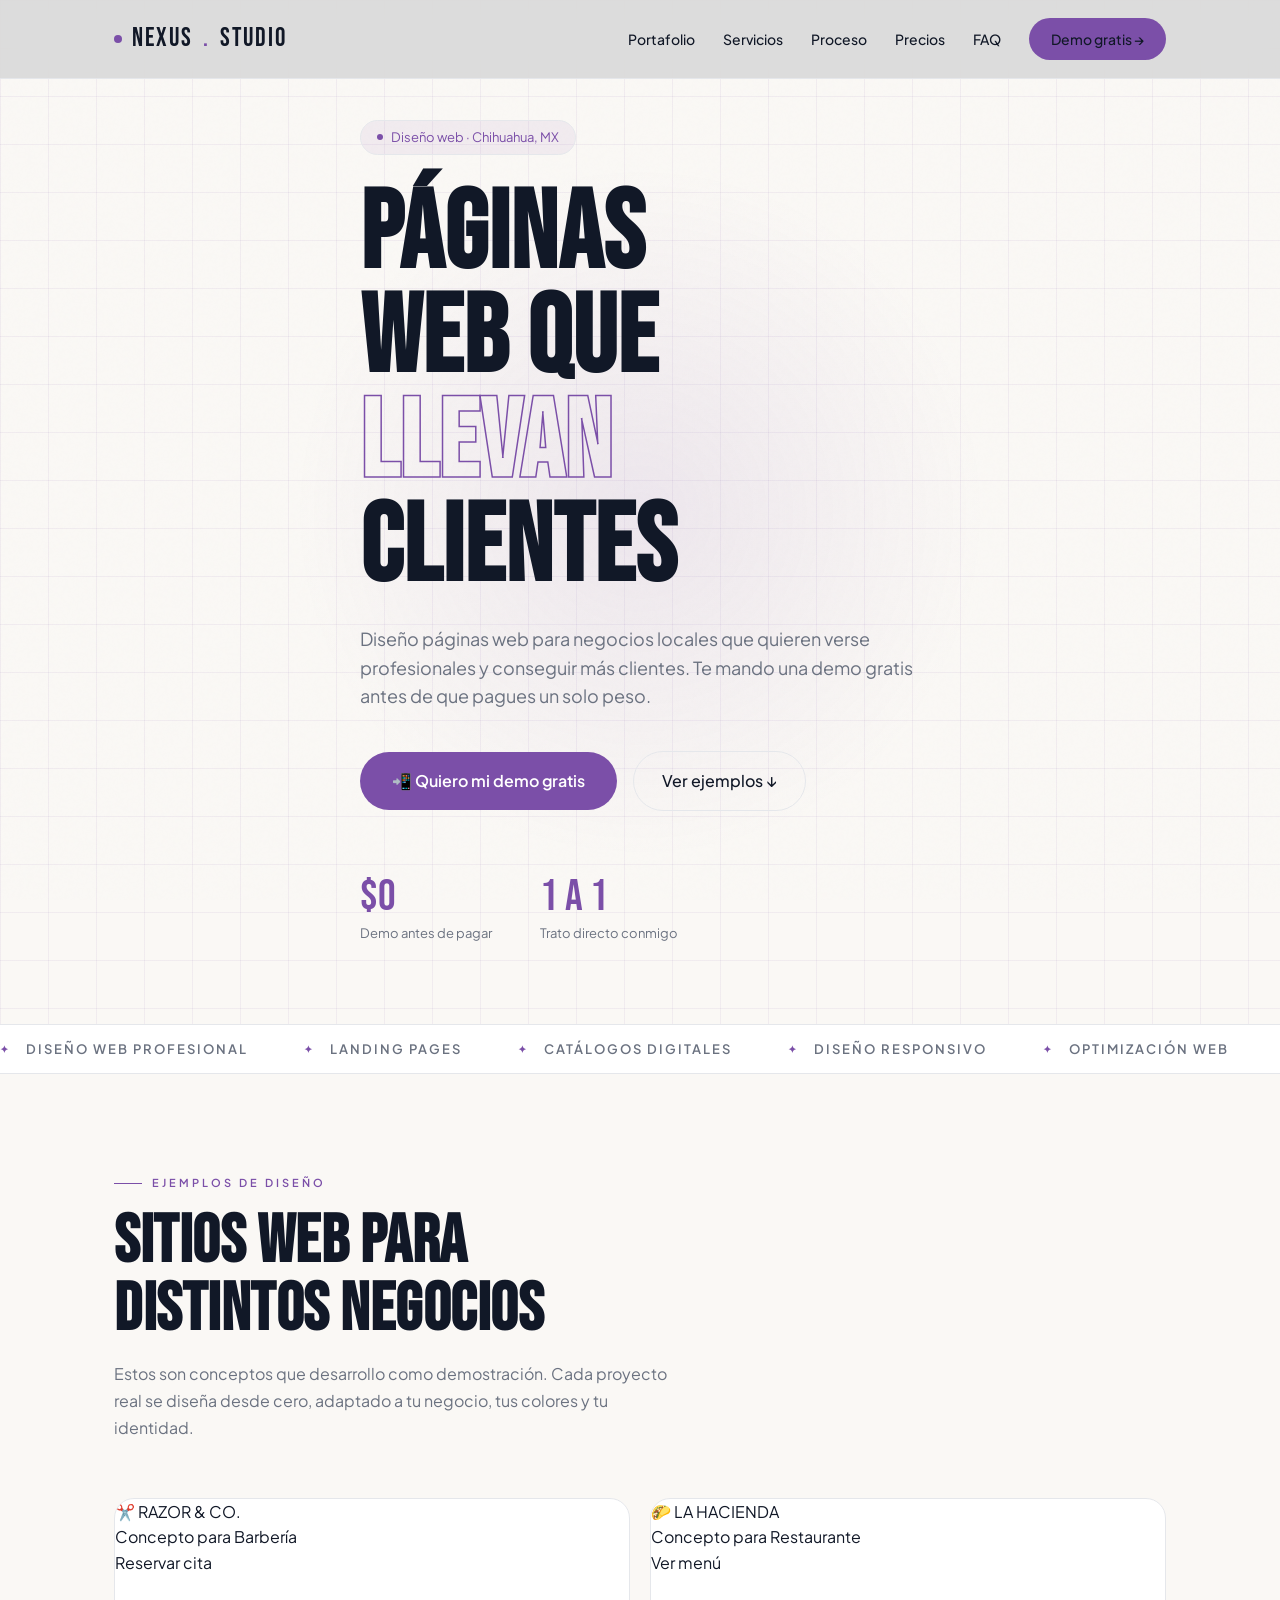
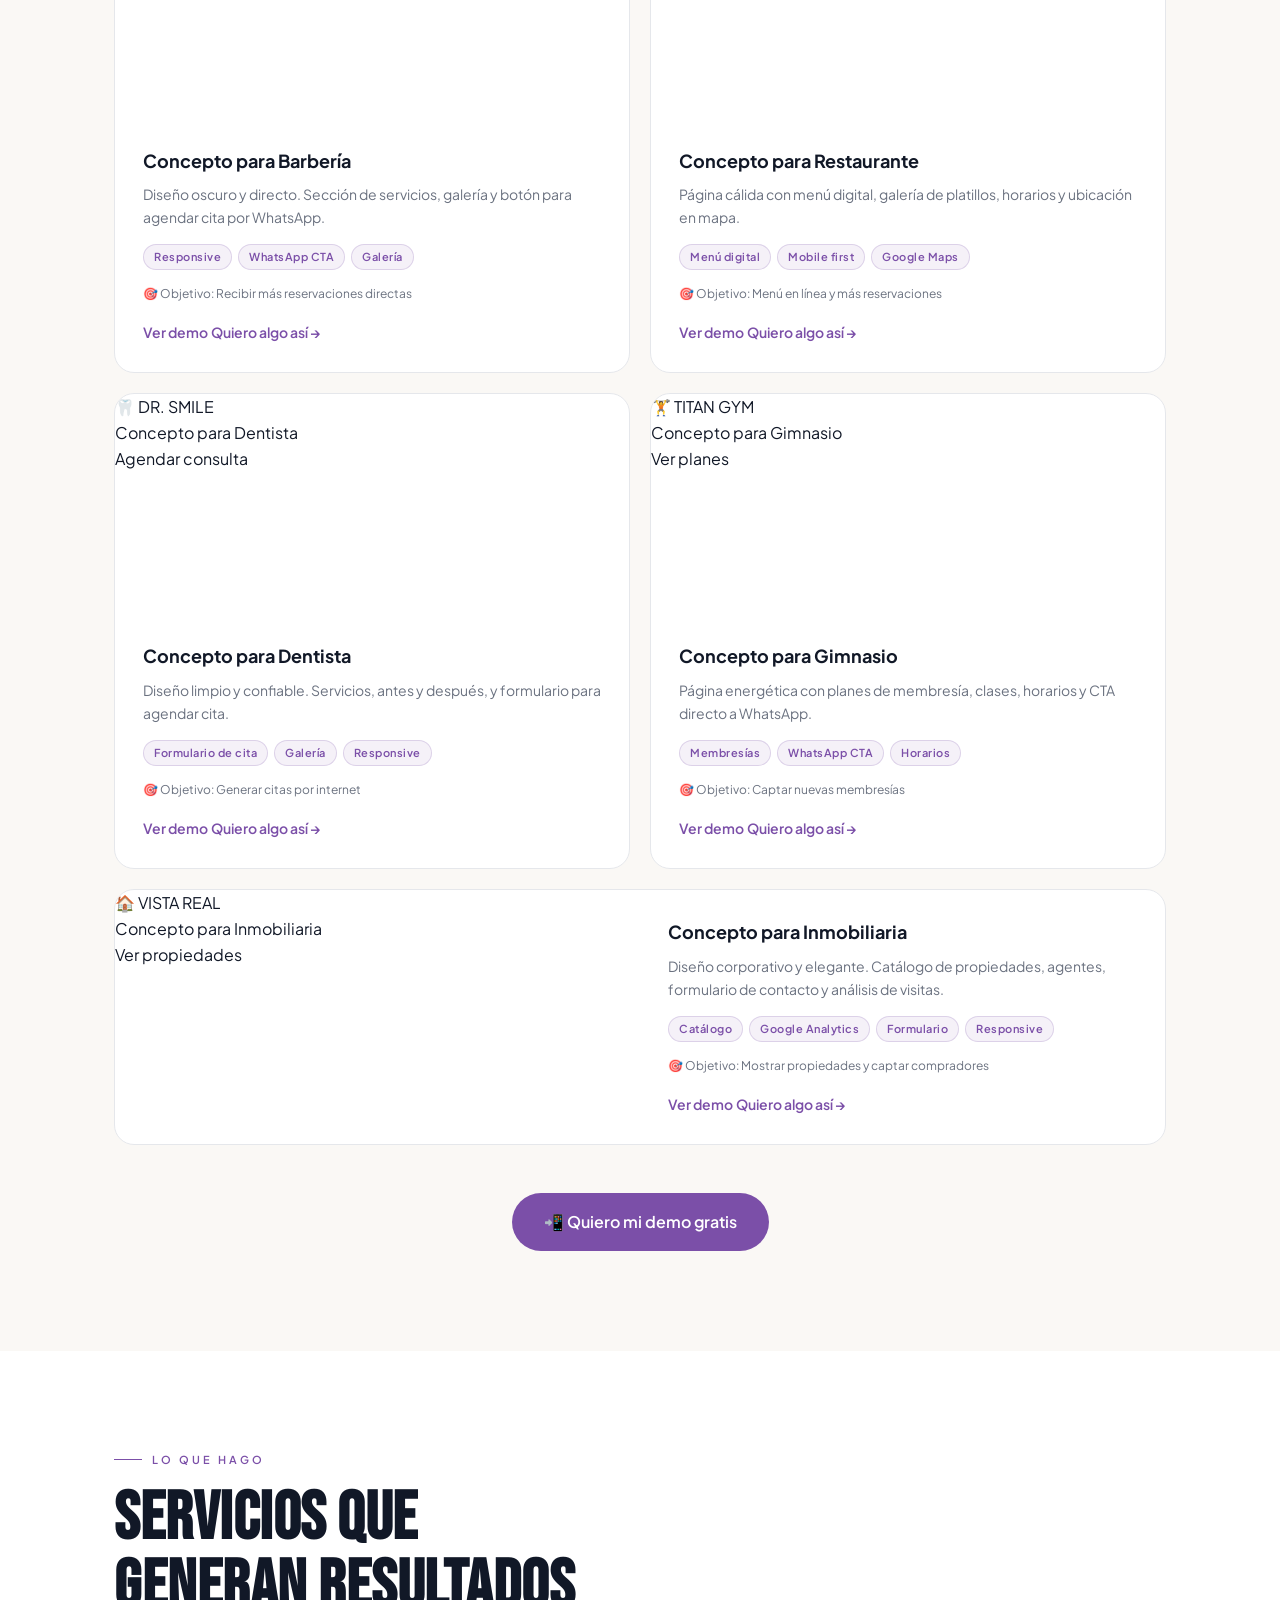
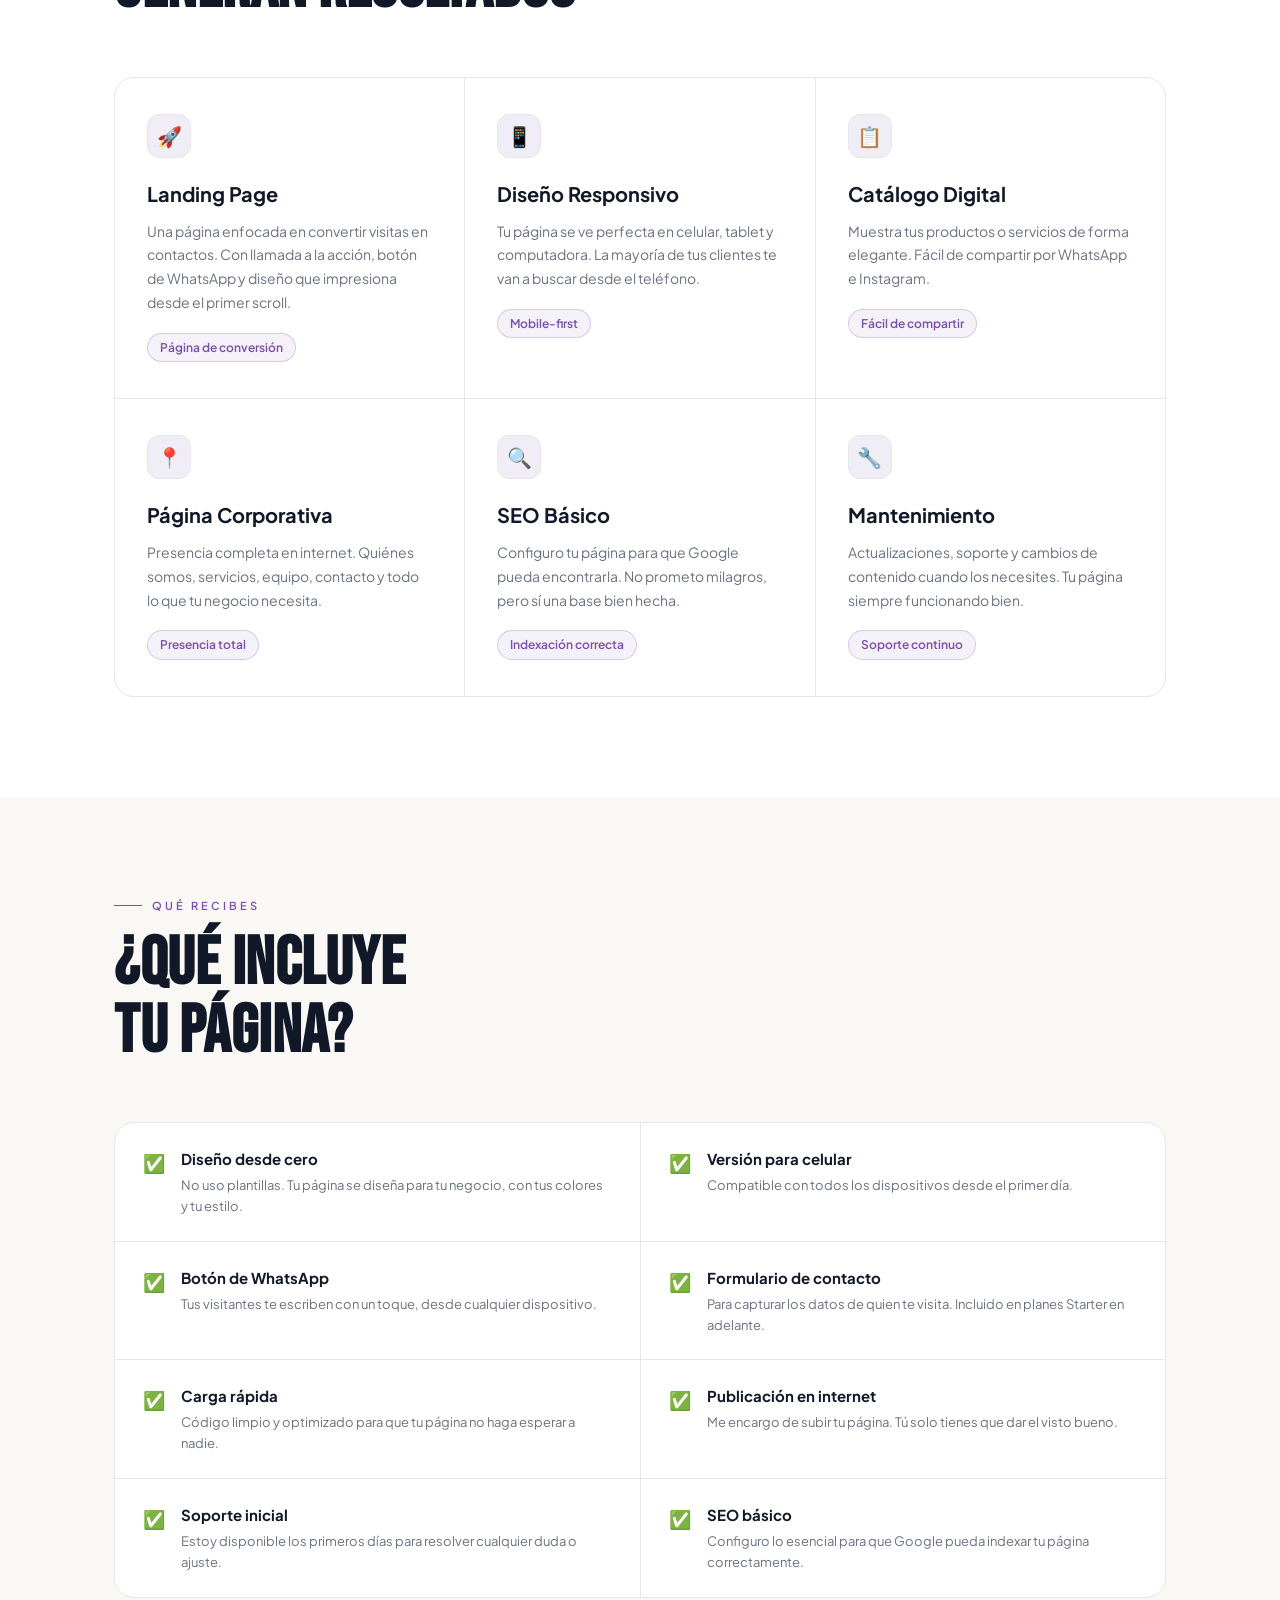
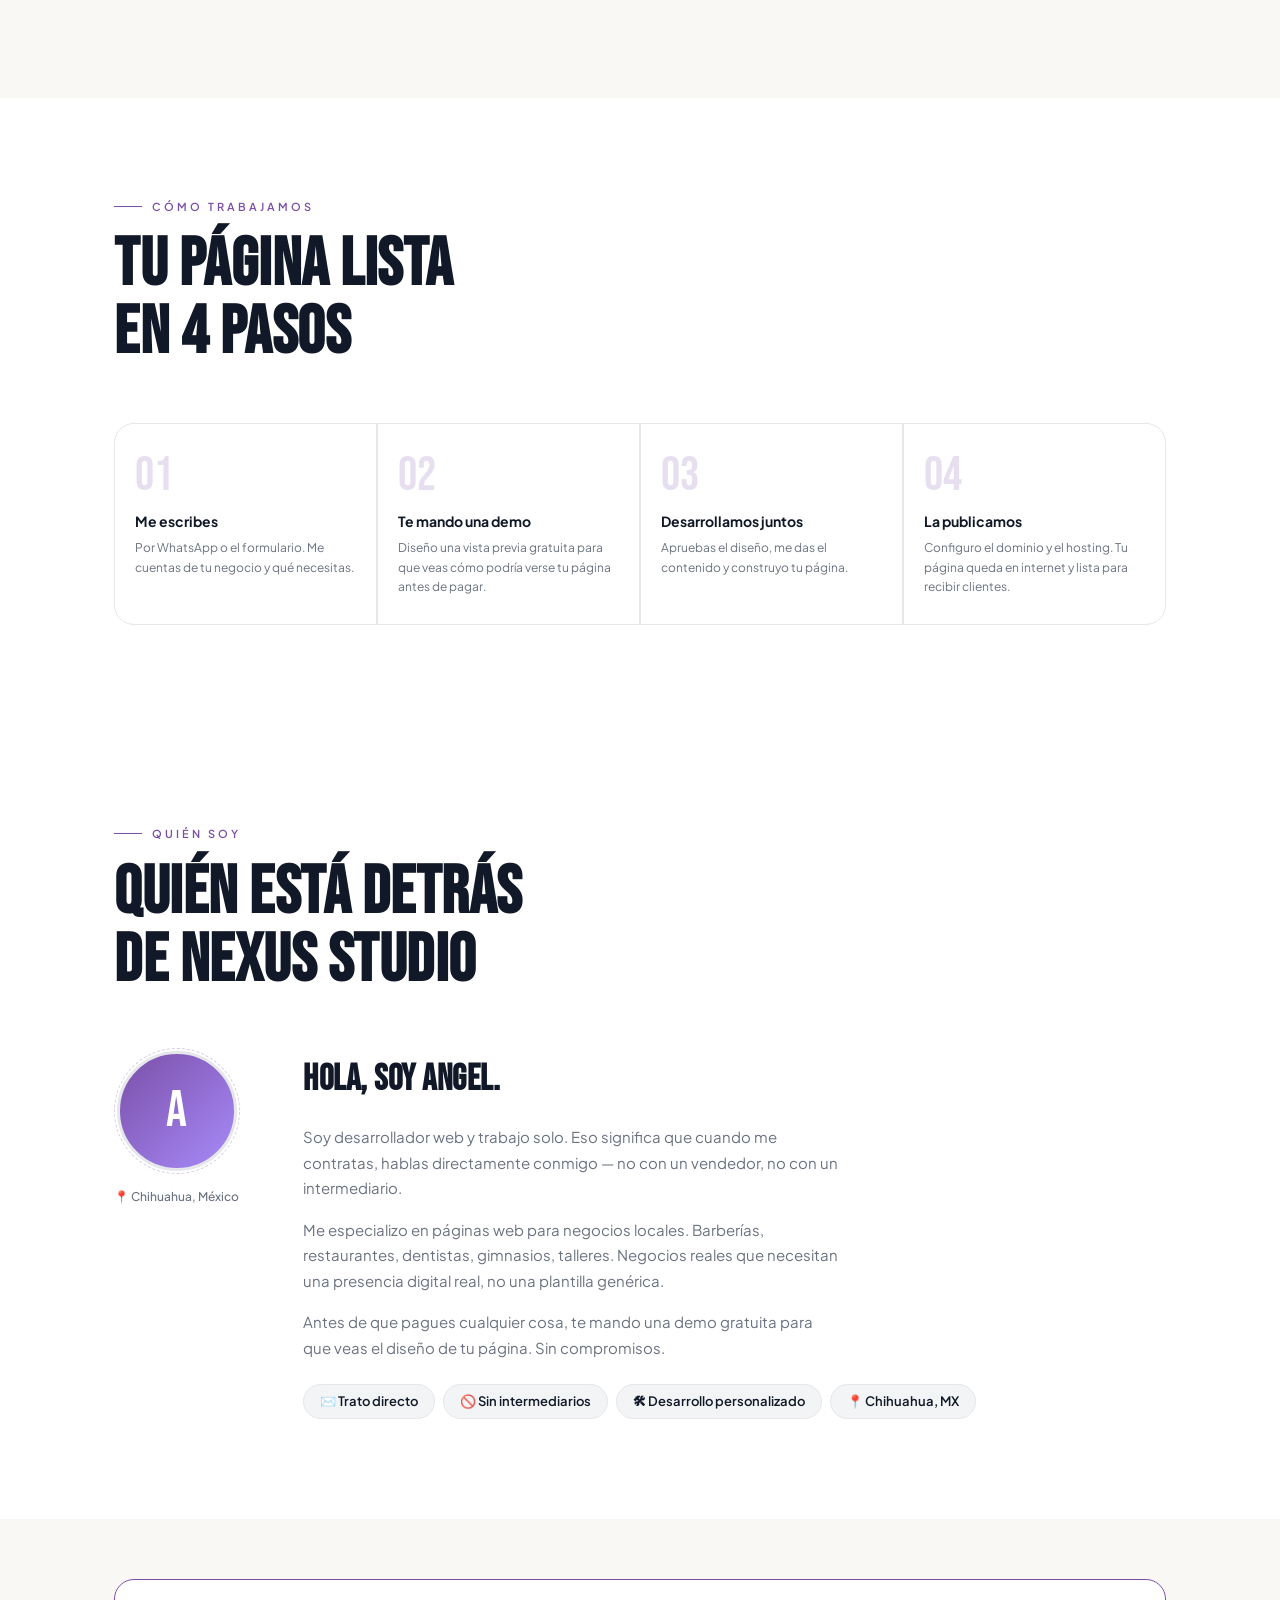
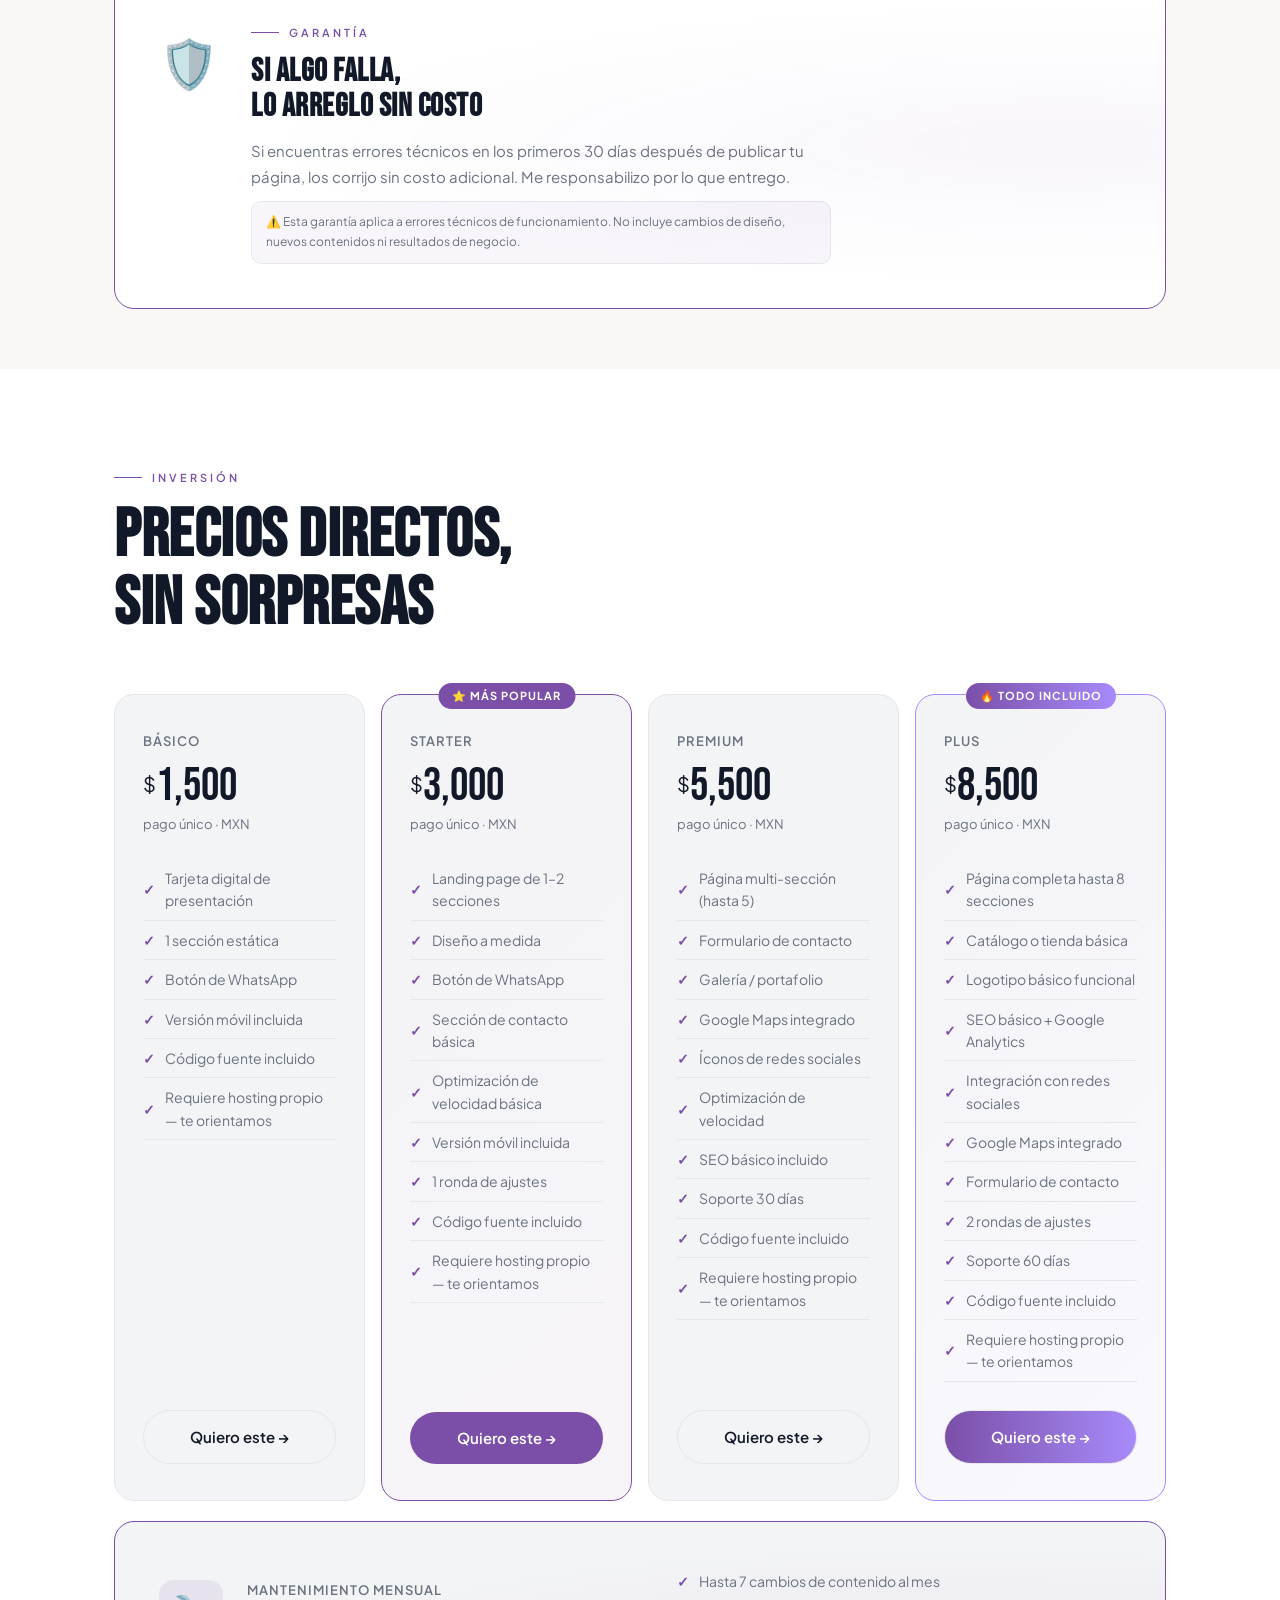
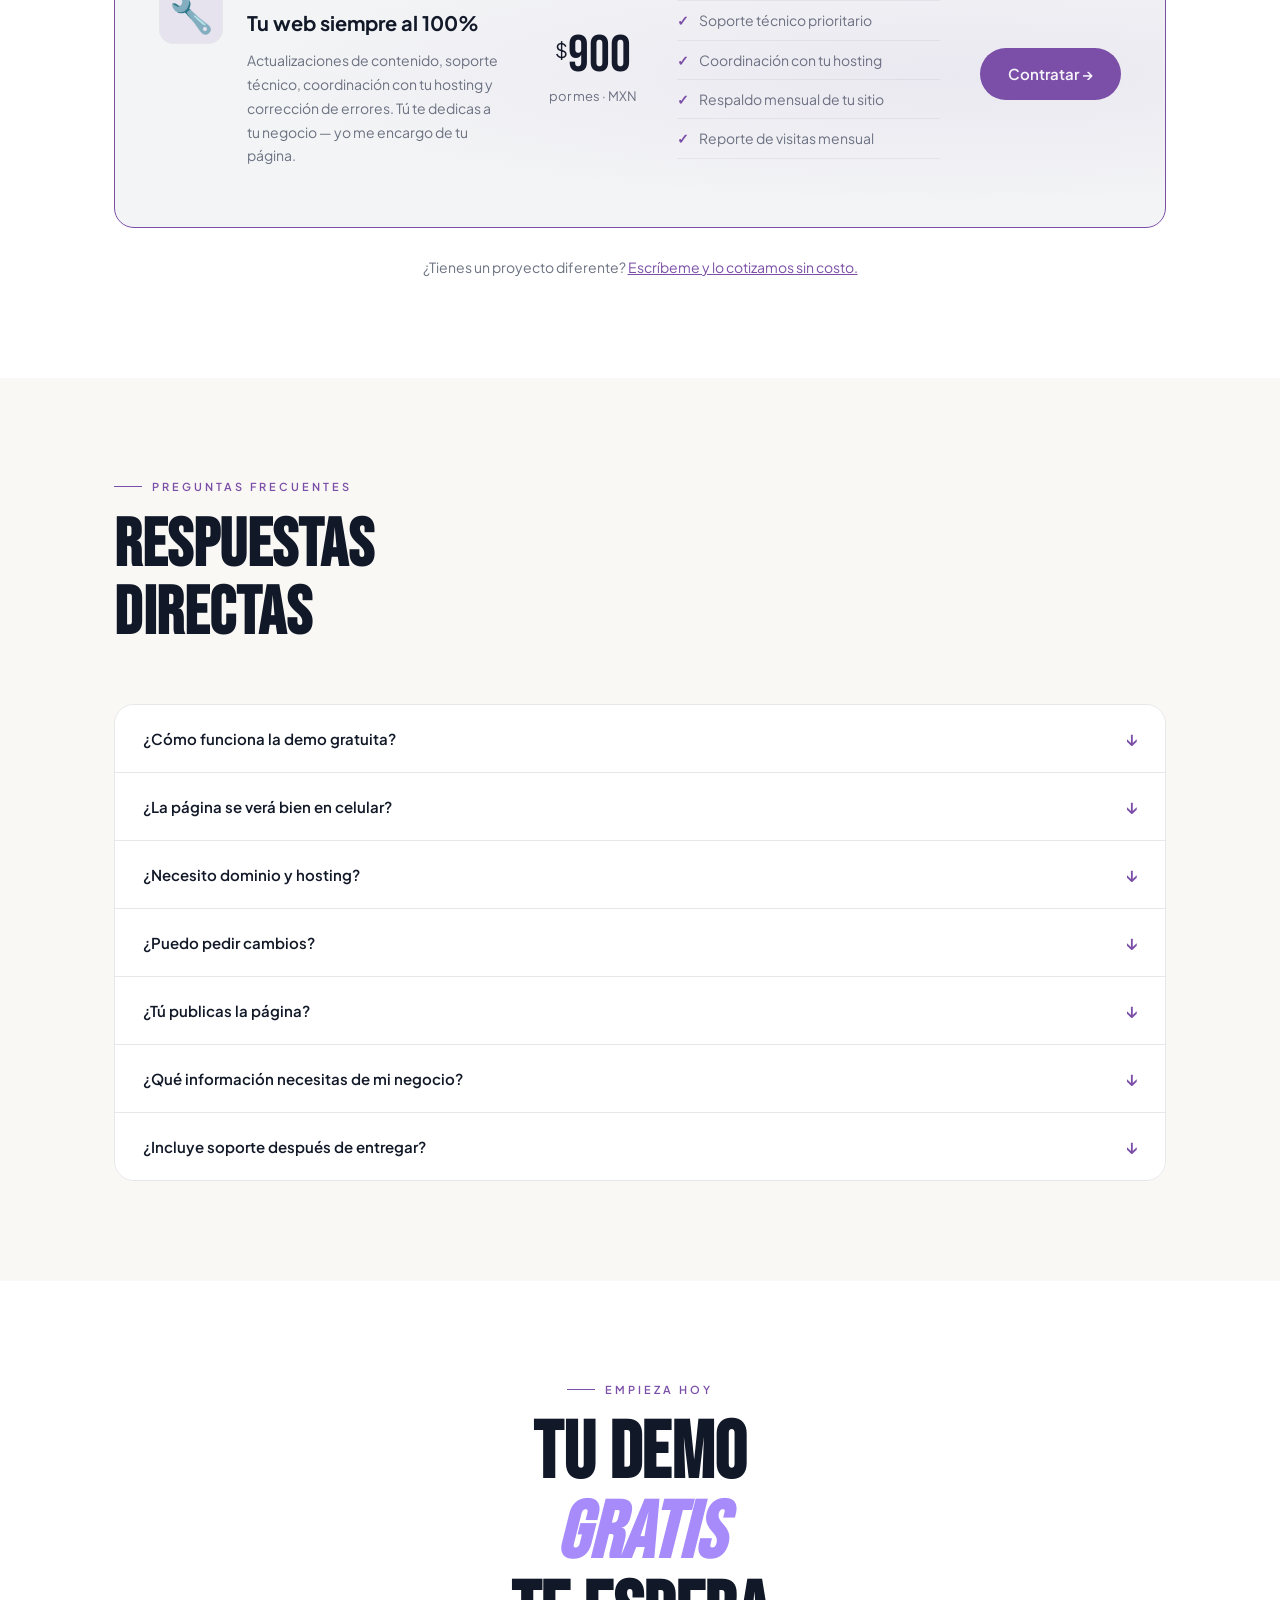
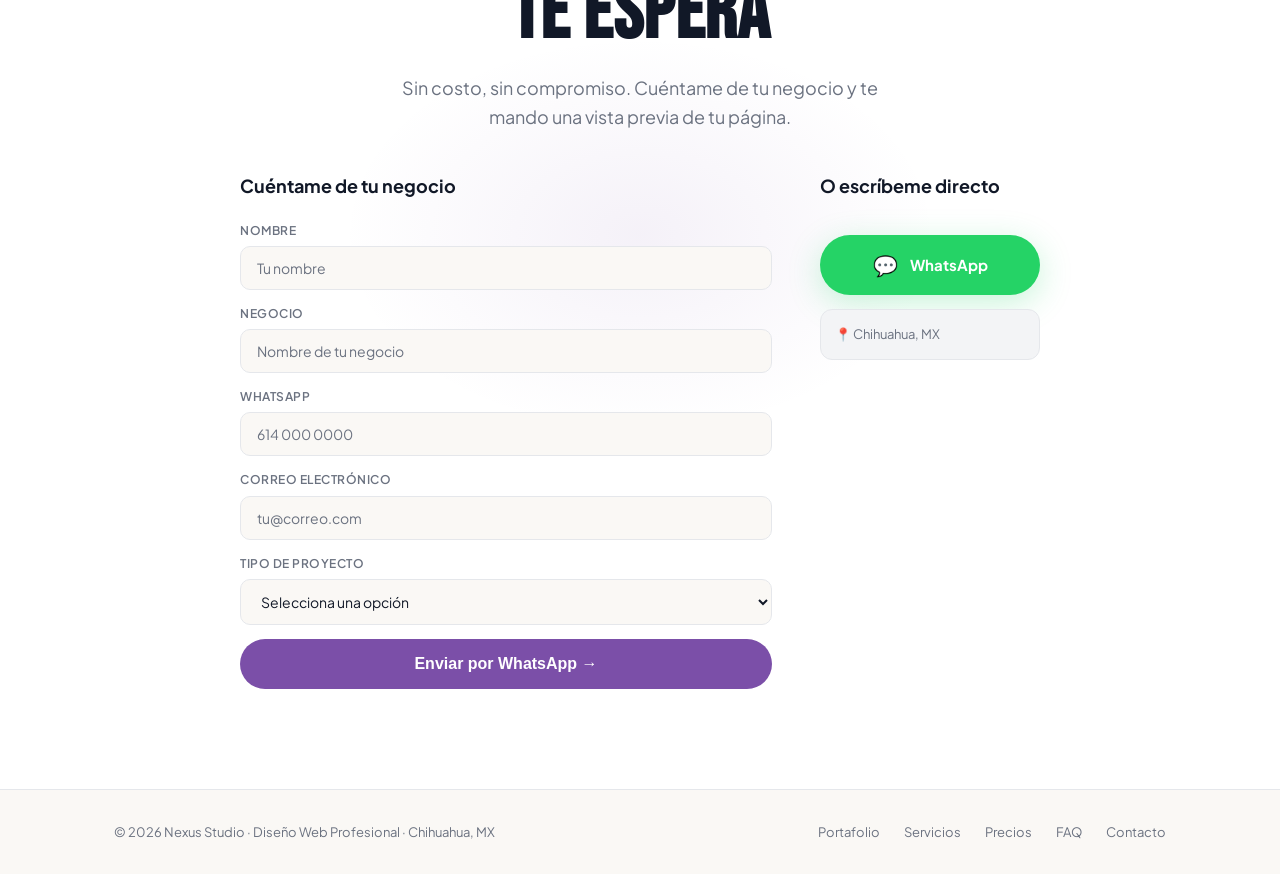
<file: index-NEXUS-STUDIO.html>
<!DOCTYPE html>
<html lang="es">
<head>
  <meta charset="UTF-8"/>
  <meta name="viewport" content="width=device-width, initial-scale=1.0"/>
  <title>Nexus Studio | Páginas Web que Consiguen Clientes</title>
  <link rel="preconnect" href="https://fonts.googleapis.com"/>
  <link rel="preconnect" href="https://fonts.gstatic.com" crossorigin/>
  <link href="https://fonts.googleapis.com/css2?family=Bebas+Neue&family=Plus+Jakarta+Sans:wght@300;400;500;600;700&display=swap" rel="stylesheet"/>
  <link rel="stylesheet" href="style-NEXUS-STUDIO.css"/>
</head>
<body>

<!-- NAV -->
<nav>
  <div class="container">
    <a href="#hero" class="logo">
      <span class="logo-dot"></span>
      NEXUS<span style="color:var(--purple)">.</span>STUDIO
    </a>
    <div class="nav-links">
      <a href="#portafolio">Portafolio</a>
      <a href="#servicios">Servicios</a>
      <a href="#proceso">Proceso</a>
      <a href="#precios">Precios</a>
      <a href="#faq">FAQ</a>
      <a href="#contacto" class="nav-cta">Demo gratis →</a>
    </div>
    <button class="nav-toggle" id="navToggle" aria-label="Abrir menú">
      <span></span><span></span><span></span>
    </button>
  </div>
  <div class="nav-mobile" id="navMobile">
    <a href="#portafolio" class="nav-mobile-link">Portafolio</a>
    <a href="#servicios" class="nav-mobile-link">Servicios</a>
    <a href="#proceso" class="nav-mobile-link">Proceso</a>
    <a href="#precios" class="nav-mobile-link">Precios</a>
    <a href="#faq" class="nav-mobile-link">FAQ</a>
    <a href="#contacto" class="nav-mobile-link nav-mobile-cta">Demo gratis →</a>
  </div>
</nav>

<!-- HERO -->
<section id="hero">
  <div class="grid-bg"></div>
  <div class="hero-glow"></div>
  <div class="container">
    <div class="hero-inner">
      <div class="hero-badge"><span></span> Diseño web · Chihuahua, MX</div>
      <h1>PÁGINAS<br/>WEB QUE<br/><em>LLEVAN</em><br/>CLIENTES</h1>
      <p class="hero-sub">Diseño páginas web para negocios locales que quieren verse profesionales y conseguir más clientes. Te mando una demo gratis antes de que pagues un solo peso.</p>
      <div class="hero-actions">
        <a href="https://wa.me/526143771797?text=Hola%20Nexus%20Studio%2C%20quiero%20mi%20demo%20gratis%20%F0%9F%9A%80" class="btn-primary" target="_blank">
          📲 Quiero mi demo gratis
        </a>
        <a href="#portafolio" class="btn-ghost">Ver ejemplos ↓</a>
      </div>
      <div class="hero-stats">
        <div>
          <div class="stat-num">$0</div>
          <div class="stat-label">Demo antes de pagar</div>
        </div>
        <div>
          <div class="stat-num">1 a 1</div>
          <div class="stat-label">Trato directo conmigo</div>
        </div>
      </div>
    </div>
  </div>
</section>

<!-- MARQUEE -->
<div class="marquee-wrap">
  <div class="marquee-track">
    <span>Diseño Web Profesional</span>
    <span>Landing Pages</span>
    <span>Catálogos Digitales</span>
    <span>Diseño Responsivo</span>
    <span>Optimización Web</span>
    <span>Dominio + Hosting</span>
    <span>Diseño Web Profesional</span>
    <span>Landing Pages</span>
    <span>Catálogos Digitales</span>
    <span>Diseño Responsivo</span>
    <span>Optimización Web</span>
    <span>Dominio + Hosting</span>
  </div>
</div>

<!-- PORTAFOLIO -->
<section id="portafolio">
  <div class="container">
    <div class="reveal">
      <div class="section-label">Ejemplos de diseño</div>
      <h2>SITIOS WEB PARA<br/>DISTINTOS NEGOCIOS</h2>
      <p class="section-intro">Estos son conceptos que desarrollo como demostración. Cada proyecto real se diseña desde cero, adaptado a tu negocio, tus colores y tu identidad.</p>
    </div>
    <div class="portfolio-grid reveal">

      <div class="portfolio-card">
        <div class="portfolio-preview barberia">
          <div class="preview-content">
            <div class="preview-logo">✂️ RAZOR & CO.</div>
            <div class="preview-tagline">Concepto para Barbería</div>
            <div class="preview-btn">Reservar cita</div>
          </div>
        </div>
        <div class="portfolio-info">
          <h3>Concepto para Barbería</h3>
          <p>Diseño oscuro y directo. Sección de servicios, galería y botón para agendar cita por WhatsApp.</p>
          <div class="portfolio-tags">
            <span>Responsive</span><span>WhatsApp CTA</span><span>Galería</span>
          </div>
          <div class="portfolio-objective">🎯 Objetivo: Recibir más reservaciones directas</div>
          <a href="demos/barberia/index.html" target="_blank" class="portfolio-demo"> Ver demo </a>
          <a href="#contacto" class="portfolio-cta">Quiero algo así →</a>
        </div>
      </div>

      <div class="portfolio-card">
        <div class="portfolio-preview restaurante">
          <div class="preview-content">
            <div class="preview-logo">🌮 LA HACIENDA</div>
            <div class="preview-tagline">Concepto para Restaurante</div>
            <div class="preview-btn">Ver menú</div>
          </div>
        </div>
        <div class="portfolio-info">
          <h3>Concepto para Restaurante</h3>
          <p>Página cálida con menú digital, galería de platillos, horarios y ubicación en mapa.</p>
          <div class="portfolio-tags">
            <span>Menú digital</span><span>Mobile first</span><span>Google Maps</span>
          </div>
          <div class="portfolio-objective">🎯 Objetivo: Menú en línea y más reservaciones</div>
          <a href="demos/restaurante/index.html" target="_blank" class="portfolio-demo"> Ver demo </a>
          <a href="#contacto" class="portfolio-cta">Quiero algo así →</a>
        </div>
      </div>

      <div class="portfolio-card">
        <div class="portfolio-preview dentista">
          <div class="preview-content">
            <div class="preview-logo">🦷 DR. SMILE</div>
            <div class="preview-tagline">Concepto para Dentista</div>
            <div class="preview-btn">Agendar consulta</div>
          </div>
        </div>
        <div class="portfolio-info">
          <h3>Concepto para Dentista</h3>
          <p>Diseño limpio y confiable. Servicios, antes y después, y formulario para agendar cita.</p>
          <div class="portfolio-tags">
            <span>Formulario de cita</span><span>Galería</span><span>Responsive</span>
          </div>
          <div class="portfolio-objective">🎯 Objetivo: Generar citas por internet</div>
          <a href="demos/dentista/index.html" target="_blank" class="portfolio-demo"> Ver demo </a>
          <a href="#contacto" class="portfolio-cta">Quiero algo así →</a>
        </div>
      </div>

      <div class="portfolio-card">
        <div class="portfolio-preview gimnasio">
          <div class="preview-content">
            <div class="preview-logo">🏋️ TITAN GYM</div>
            <div class="preview-tagline">Concepto para Gimnasio</div>
            <div class="preview-btn">Ver planes</div>
          </div>
        </div>
        <div class="portfolio-info">
          <h3>Concepto para Gimnasio</h3>
          <p>Página energética con planes de membresía, clases, horarios y CTA directo a WhatsApp.</p>
          <div class="portfolio-tags">
            <span>Membresías</span><span>WhatsApp CTA</span><span>Horarios</span>
          </div>
          <div class="portfolio-objective">🎯 Objetivo: Captar nuevas membresías</div>
          <a href="demos/gimnasio/index.html" target="_blank" class="portfolio-demo"> Ver demo </a>
          <a href="#contacto" class="portfolio-cta">Quiero algo así →</a>
        </div>
      </div>

      <div class="portfolio-card portfolio-card--wide">
        <div class="portfolio-preview inmobiliaria">
          <div class="preview-content">
            <div class="preview-logo">🏠 VISTA REAL</div>
            <div class="preview-tagline">Concepto para Inmobiliaria</div>
            <div class="preview-btn">Ver propiedades</div>
          </div>
        </div>
        <div class="portfolio-info">
          <h3>Concepto para Inmobiliaria</h3>
          <p>Diseño corporativo y elegante. Catálogo de propiedades, agentes, formulario de contacto y análisis de visitas.</p>
          <div class="portfolio-tags">
            <span>Catálogo</span><span>Google Analytics</span><span>Formulario</span><span>Responsive</span>
          </div>
          <div class="portfolio-objective">🎯 Objetivo: Mostrar propiedades y captar compradores</div>
          <a href="demos/inmobiliaria/index.html" target="_blank" class="portfolio-demo"> Ver demo </a>
          <a href="#contacto" class="portfolio-cta">Quiero algo así →</a>
        </div>
      </div>

    </div>
    <div class="reveal" style="text-align:center; margin-top:48px;">
      <a href="https://wa.me/526143771797?text=Hola%20Nexus%20Studio%2C%20vi%20el%20portafolio%20y%20quiero%20mi%20demo%20gratis" class="btn-primary" target="_blank">
        📲 Quiero mi demo gratis
      </a>
    </div>
  </div>
</section>

<!-- SERVICIOS -->
<section id="servicios">
  <div class="container">
    <div class="reveal">
      <div class="section-label">Lo que hago</div>
      <h2>SERVICIOS QUE<br/>GENERAN RESULTADOS</h2>
    </div>
    <div class="services-grid reveal">
      <div class="service-card">
        <div class="service-icon">🚀</div>
        <h3>Landing Page</h3>
        <p>Una página enfocada en convertir visitas en contactos. Con llamada a la acción, botón de WhatsApp y diseño que impresiona desde el primer scroll.</p>
        <span class="service-tag">Página de conversión</span>
      </div>
      <div class="service-card">
        <div class="service-icon">📱</div>
        <h3>Diseño Responsivo</h3>
        <p>Tu página se ve perfecta en celular, tablet y computadora. La mayoría de tus clientes te van a buscar desde el teléfono.</p>
        <span class="service-tag">Mobile-first</span>
      </div>
      <div class="service-card">
        <div class="service-icon">📋</div>
        <h3>Catálogo Digital</h3>
        <p>Muestra tus productos o servicios de forma elegante. Fácil de compartir por WhatsApp e Instagram.</p>
        <span class="service-tag">Fácil de compartir</span>
      </div>
      <div class="service-card">
        <div class="service-icon">📍</div>
        <h3>Página Corporativa</h3>
        <p>Presencia completa en internet. Quiénes somos, servicios, equipo, contacto y todo lo que tu negocio necesita.</p>
        <span class="service-tag">Presencia total</span>
      </div>
      <div class="service-card">
        <div class="service-icon">🔍</div>
        <h3>SEO Básico</h3>
        <p>Configuro tu página para que Google pueda encontrarla. No prometo milagros, pero sí una base bien hecha.</p>
        <span class="service-tag">Indexación correcta</span>
      </div>
      <div class="service-card">
        <div class="service-icon">🔧</div>
        <h3>Mantenimiento</h3>
        <p>Actualizaciones, soporte y cambios de contenido cuando los necesites. Tu página siempre funcionando bien.</p>
        <span class="service-tag">Soporte continuo</span>
      </div>
    </div>
  </div>
</section>

<!-- ¿QUÉ INCLUYE TU PÁGINA? -->
<section id="incluye">
  <div class="container">
    <div class="reveal">
      <div class="section-label">Qué recibes</div>
      <h2>¿QUÉ INCLUYE<br/>TU PÁGINA?</h2>
    </div>
    <div class="includes-grid reveal">
      <div class="include-item">
        <span class="include-check">✅</span>
        <div>
          <h4>Diseño desde cero</h4>
          <p>No uso plantillas. Tu página se diseña para tu negocio, con tus colores y tu estilo.</p>
        </div>
      </div>
      <div class="include-item">
        <span class="include-check">✅</span>
        <div>
          <h4>Versión para celular</h4>
          <p>Compatible con todos los dispositivos desde el primer día.</p>
        </div>
      </div>
      <div class="include-item">
        <span class="include-check">✅</span>
        <div>
          <h4>Botón de WhatsApp</h4>
          <p>Tus visitantes te escriben con un toque, desde cualquier dispositivo.</p>
        </div>
      </div>
      <div class="include-item">
        <span class="include-check">✅</span>
        <div>
          <h4>Formulario de contacto</h4>
          <p>Para capturar los datos de quien te visita. Incluido en planes Starter en adelante.</p>
        </div>
      </div>
      <div class="include-item">
        <span class="include-check">✅</span>
        <div>
          <h4>Carga rápida</h4>
          <p>Código limpio y optimizado para que tu página no haga esperar a nadie.</p>
        </div>
      </div>
      <div class="include-item">
        <span class="include-check">✅</span>
        <div>
          <h4>Publicación en internet</h4>
          <p>Me encargo de subir tu página. Tú solo tienes que dar el visto bueno.</p>
        </div>
      </div>
      <div class="include-item">
        <span class="include-check">✅</span>
        <div>
          <h4>Soporte inicial</h4>
          <p>Estoy disponible los primeros días para resolver cualquier duda o ajuste.</p>
        </div>
      </div>
      <div class="include-item">
        <span class="include-check">✅</span>
        <div>
          <h4>SEO básico</h4>
          <p>Configuro lo esencial para que Google pueda indexar tu página correctamente.</p>
        </div>
      </div>
    </div>
  </div>
</section>

<!-- PROCESO -->
<section id="proceso">
  <div class="container">
    <div class="reveal">
      <div class="section-label">Cómo trabajamos</div>
      <h2>TU PÁGINA LISTA<br/>EN 4 PASOS</h2>
    </div>
    <div class="process-steps process-steps--4 reveal">
      <div class="step">
        <div class="step-num">01</div>
        <h4>Me escribes</h4>
        <p>Por WhatsApp o el formulario. Me cuentas de tu negocio y qué necesitas.</p>
      </div>
      <div class="step">
        <div class="step-num">02</div>
        <h4>Te mando una demo</h4>
        <p>Diseño una vista previa gratuita para que veas cómo podría verse tu página antes de pagar.</p>
      </div>
      <div class="step">
        <div class="step-num">03</div>
        <h4>Desarrollamos juntos</h4>
        <p>Apruebas el diseño, me das el contenido y construyo tu página.</p>
      </div>
      <div class="step">
        <div class="step-num">04</div>
        <h4>La publicamos</h4>
        <p>Configuro el dominio y el hosting. Tu página queda en internet y lista para recibir clientes.</p>
      </div>
    </div>
  </div>
</section>

<!-- QUIÉN ESTÁ DETRÁS -->
<section id="autor">
  <div class="container">
    <div class="reveal">
      <div class="section-label">Quién soy</div>
      <h2>QUIÉN ESTÁ DETRÁS<br/>DE NEXUS STUDIO</h2>
    </div>
    <div class="author-grid reveal">
      <div class="author-avatar-wrapper">
        <div class="author-avatar">
          <div class="author-avatar-inner">A</div>
        </div>
        <div class="author-location">📍 Chihuahua, México</div>
      </div>
      <div class="author-content">
        <h3>Hola, soy Angel.</h3>
        <p>Soy desarrollador web y trabajo solo. Eso significa que cuando me contratas, hablas directamente conmigo — no con un vendedor, no con un intermediario.</p>
        <p>Me especializo en páginas web para negocios locales. Barberías, restaurantes, dentistas, gimnasios, talleres. Negocios reales que necesitan una presencia digital real, no una plantilla genérica.</p>
        <p>Antes de que pagues cualquier cosa, te mando una demo gratuita para que veas el diseño de tu página. Sin compromisos.</p>
        <div class="author-tags">
          <span>✉️ Trato directo</span>
          <span>🚫 Sin intermediarios</span>
          <span>🛠 Desarrollo personalizado</span>
          <span>📍 Chihuahua, MX</span>
        </div>
      </div>
    </div>
  </div>
</section>

<!-- GARANTÍA -->
<section id="garantia">
  <div class="container">
    <div class="reveal">
      <div class="guarantee-card">
        <div class="guarantee-icon">🛡️</div>
        <div class="guarantee-content">
          <div class="section-label" style="margin-bottom: 12px;">Garantía</div>
          <h3>Si algo falla,<br/>lo arreglo sin costo</h3>
          <p>Si encuentras errores técnicos en los primeros 30 días después de publicar tu página, los corrijo sin costo adicional. Me responsabilizo por lo que entrego.</p>
          <p class="guarantee-note">⚠️ Esta garantía aplica a errores técnicos de funcionamiento. No incluye cambios de diseño, nuevos contenidos ni resultados de negocio.</p>
        </div>
      </div>
    </div>
  </div>
</section>

<!-- PRECIOS -->
<section id="precios">
  <div class="container">
    <div class="reveal">
      <div class="section-label">Inversión</div>
      <h2>PRECIOS DIRECTOS,<br/>SIN SORPRESAS</h2>
    </div>
    <div class="pricing-grid reveal">

      <!-- BÁSICO -->
      <div class="price-card">
        <div class="price-plan">Básico</div>
        <div class="price-amount"><sup>$</sup>1,500</div>
        <div class="price-period">pago único · MXN</div>
        <ul class="price-features">
          <li>Tarjeta digital de presentación</li>
          <li>1 sección estática</li>
          <li>Botón de WhatsApp</li>
          <li>Versión móvil incluida</li>
          <li>Código fuente incluido</li>
          <li>Requiere hosting propio — te orientamos</li>
        </ul>
        <a href="https://wa.me/526143771797?text=Hola%20Nexus%20Studio%2C%20me%20interesa%20el%20plan%20B%C3%A1sico" class="price-cta" target="_blank">Quiero este →</a>
      </div>

      <!-- STARTER -->
      <div class="price-card featured">
        <div class="featured-badge">⭐ MÁS POPULAR</div>
        <div class="price-plan">Starter</div>
        <div class="price-amount"><sup>$</sup>3,000</div>
        <div class="price-period">pago único · MXN</div>
        <ul class="price-features">
          <li>Landing page de 1–2 secciones</li>
          <li>Diseño a medida</li>
          <li>Botón de WhatsApp</li>
          <li>Sección de contacto básica</li>
          <li>Optimización de velocidad básica</li>
          <li>Versión móvil incluida</li>
          <li>1 ronda de ajustes</li>
          <li>Código fuente incluido</li>
          <li>Requiere hosting propio — te orientamos</li>
        </ul>
        <a href="https://wa.me/526143771797?text=Hola%20Nexus%20Studio%2C%20me%20interesa%20el%20plan%20Starter" class="price-cta" target="_blank">Quiero este →</a>
      </div>

      <!-- PREMIUM -->
      <div class="price-card">
        <div class="price-plan">Premium</div>
        <div class="price-amount"><sup>$</sup>5,500</div>
        <div class="price-period">pago único · MXN</div>
        <ul class="price-features">
          <li>Página multi-sección (hasta 5)</li>
          <li>Formulario de contacto</li>
          <li>Galería / portafolio</li>
          <li>Google Maps integrado</li>
          <li>Íconos de redes sociales</li>
          <li>Optimización de velocidad</li>
          <li>SEO básico incluido</li>
          <li>Soporte 30 días</li>
          <li>Código fuente incluido</li>
          <li>Requiere hosting propio — te orientamos</li>
        </ul>
        <a href="https://wa.me/526143771797?text=Hola%20Nexus%20Studio%2C%20me%20interesa%20el%20plan%20Premium" class="price-cta" target="_blank">Quiero este →</a>
      </div>

      <!-- PLUS -->
      <div class="price-card elite">
        <div class="elite-badge">🔥 TODO INCLUIDO</div>
        <div class="price-plan">Plus</div>
        <div class="price-amount"><sup>$</sup>8,500</div>
        <div class="price-period">pago único · MXN</div>
        <ul class="price-features">
          <li>Página completa hasta 8 secciones</li>
          <li>Catálogo o tienda básica</li>
          <li>Logotipo básico funcional</li>
          <li>SEO básico + Google Analytics</li>
          <li>Integración con redes sociales</li>
          <li>Google Maps integrado</li>
          <li>Formulario de contacto</li>
          <li>2 rondas de ajustes</li>
          <li>Soporte 60 días</li>
          <li>Código fuente incluido</li>
          <li>Requiere hosting propio — te orientamos</li>
        </ul>
        <a href="https://wa.me/526143771797?text=Hola%20Nexus%20Studio%2C%20me%20interesa%20el%20plan%20Plus" class="price-cta" target="_blank">Quiero este →</a>
      </div>

    </div>

    <!-- MANTENIMIENTO MENSUAL -->
    <div class="maintenance-card reveal">
      <div class="maintenance-left">
        <div class="maintenance-icon">🔧</div>
        <div>
          <div class="price-plan" style="margin-bottom:6px;">Mantenimiento Mensual</div>
          <h3 class="maintenance-title">Tu web siempre al 100%</h3>
          <p class="maintenance-desc">Actualizaciones de contenido, soporte técnico, coordinación con tu hosting y corrección de errores. Tú te dedicas a tu negocio — yo me encargo de tu página.</p>
        </div>
      </div>
      <div class="maintenance-right">
        <div class="maintenance-price">
          <div class="price-amount" style="font-size:52px;"><sup>$</sup>900</div>
          <div class="price-period">por mes · MXN</div>
        </div>
        <ul class="price-features" style="min-width:220px;">
          <li>Hasta 7 cambios de contenido al mes</li>
          <li>Soporte técnico prioritario</li>
          <li>Coordinación con tu hosting</li>
          <li>Respaldo mensual de tu sitio</li>
          <li>Reporte de visitas mensual</li>
        </ul>
        <a href="https://wa.me/526143771797?text=Hola%20Nexus%20Studio%2C%20me%20interesa%20el%20plan%20de%20Mantenimiento%20Mensual" class="price-cta maintenance-cta" target="_blank">Contratar →</a>
      </div>
    </div>

    <p class="reveal" style="text-align:center; color:var(--muted); font-size:14px; margin-top:28px;">
      ¿Tienes un proyecto diferente? <a href="https://wa.me/526143771797" style="color:var(--purple);">Escríbeme y lo cotizamos sin costo.</a>
    </p>
  </div>
</section>

<!-- FAQ -->
<section id="faq">
  <div class="container">
    <div class="reveal">
      <div class="section-label">Preguntas frecuentes</div>
      <h2>RESPUESTAS<br/>DIRECTAS</h2>
    </div>
    <div class="faq-list reveal">

      <div class="faq-item">
        <button class="faq-question" aria-expanded="false">
          ¿Cómo funciona la demo gratuita?
          <span class="faq-arrow">↓</span>
        </button>
        <div class="faq-answer">
          <p>Me escribes por WhatsApp, me cuentas de tu negocio y en menos de 24 horas te mando una vista previa de cómo podría verse tu página. No pagas nada hasta que la veas y decidas contratar.</p>
        </div>
      </div>



      <div class="faq-item">
        <button class="faq-question" aria-expanded="false">
          ¿La página se verá bien en celular?
          <span class="faq-arrow">↓</span>
        </button>
        <div class="faq-answer">
          <p>Sí, todos los proyectos que desarrollo son 100% responsivos desde el inicio. Tu página se verá y funcionará bien en celular, tablet y computadora.</p>
        </div>
      </div>

      <div class="faq-item">
        <button class="faq-question" aria-expanded="false">
          ¿Necesito dominio y hosting?
          <span class="faq-arrow">↓</span>
        </button>
        <div class="faq-answer">
          <p>Todos los planes requieren hosting propio. Te oriento para conseguir uno económico — Hostinger tiene planes desde $25 MXN/mes que funcionan perfecto. El dominio también lo consigues tú directamente. Siempre te explico el proceso antes de que pagues.</p>
        </div>
      </div>

      <div class="faq-item">
        <button class="faq-question" aria-expanded="false">
          ¿Puedo pedir cambios?
          <span class="faq-arrow">↓</span>
        </button>
        <div class="faq-answer">
          <p>Sí. El plan Starter incluye 1 ronda de ajustes. Los planes Premium y Plus tienen más flexibilidad. Si necesitas cambios adicionales después de la entrega, los cotizamos por separado o puedes contratar el plan de Mantenimiento Mensual.</p>
        </div>
      </div>

      <div class="faq-item">
        <button class="faq-question" aria-expanded="false">
          ¿Tú publicas la página?
          <span class="faq-arrow">↓</span>
        </button>
        <div class="faq-answer">
          <p>Sí, me encargo de subir tu página a tu hosting. Una vez que apruebas el diseño final y tienes tu hosting listo, configuro todo y dejo tu página funcionando. Tú solo tienes que dar el visto bueno.</p>
        </div>
      </div>

      <div class="faq-item">
        <button class="faq-question" aria-expanded="false">
          ¿Qué información necesitas de mi negocio?
          <span class="faq-arrow">↓</span>
        </button>
        <div class="faq-answer">
          <p>Básicamente: el nombre de tu negocio, los servicios que ofreces, tus datos de contacto y algunas fotos si tienes. Lo demás lo puedo sugerir o ayudarte a organizar. No necesitas tener todo perfecto desde el inicio.</p>
        </div>
      </div>

      <div class="faq-item">
        <button class="faq-question" aria-expanded="false">
          ¿Incluye soporte después de entregar?
          <span class="faq-arrow">↓</span>
        </button>
        <div class="faq-answer">
          <p>Sí. Cada plan incluye soporte inicial para resolver dudas y ajustes menores. Los planes Premium y Plus incluyen soporte extendido de 30 y 60 días respectivamente. Para soporte continuo está el plan de Mantenimiento Mensual.</p>
        </div>
      </div>

    </div>
  </div>
</section>

<!-- CONTACTO -->
<section id="contacto">
  <div class="cta-glow"></div>
  <div class="container" style="position:relative; z-index:2;">
    <div class="reveal">
      <div class="section-label" style="justify-content:center;">Empieza hoy</div>
      <h2>TU DEMO<br/><em style="color:var(--purple-light); -webkit-text-stroke:0;">GRATIS</em><br/>TE ESPERA</h2>
      <p>Sin costo, sin compromiso. Cuéntame de tu negocio y te mando una vista previa de tu página.</p>

      <!-- FORMULARIO -->
      <div class="contact-grid">
        <div class="contact-form-wrapper">
          <h3>Cuéntame de tu negocio</h3>
          <form class="contact-form" id="contactForm">
            <div class="form-group">
              <label for="nombre">Nombre</label>
              <input type="text" id="nombre" placeholder="Tu nombre" required autocomplete="name"/>
            </div>
            <div class="form-group">
              <label for="negocio">Negocio</label>
              <input type="text" id="negocio" placeholder="Nombre de tu negocio" required/>
            </div>
            <div class="form-group">
              <label for="whatsapp">WhatsApp</label>
              <input type="tel" id="whatsapp" placeholder="614 000 0000" required autocomplete="tel"/>
            </div>
            <div class="form-group">
              <label for="correo">Correo electrónico</label>
              <input type="email" id="correo" placeholder="tu@correo.com" autocomplete="email"/>
            </div>
            <div class="form-group">
              <label for="proyecto">Tipo de proyecto</label>
              <select id="proyecto">
                <option value="">Selecciona una opción</option>
                <option>Landing Page</option>
                <option>Página Corporativa</option>
                <option>Catálogo Digital</option>
                <option>Tienda en línea</option>
                <option>No estoy seguro/a</option>
              </select>
            </div>
            <button type="submit" class="btn-primary" style="width:100%; justify-content:center;">
              Enviar por WhatsApp →
            </button>
          </form>
        </div>
        <div class="contact-info-wrapper">
          <h3>O escríbeme directo</h3>
          <a href="https://wa.me/526143771797?text=Hola%20Nexus%20Studio%2C%20quiero%20mi%20demo%20gratis%20%F0%9F%9A%80" class="wapp-btn" target="_blank">
            <span class="wapp-icon">💬</span>
            WhatsApp
          </a>
          <div class="contact-meta">
            <p>📍 Chihuahua, MX</p>
          </div>
        </div>
      </div>
    </div>
  </div>
</section>

<!-- FOOTER -->
<footer>
  <div class="container">
    <p style="color: var(--muted);">© 2026 Nexus Studio · Diseño Web Profesional · Chihuahua, MX</p>
    <div class="footer-links">
      <a href="#portafolio">Portafolio</a>
      <a href="#servicios">Servicios</a>
      <a href="#precios">Precios</a>
      <a href="#faq">FAQ</a>
      <a href="#contacto">Contacto</a>
    </div>
  </div>
</footer>

<script src="script-NEXUS-STUDIO.js"></script>
</body>
</html>
</file>
<file: style-NEXUS-STUDIO.css>
:root {
  --purple: #7b4fa8;
  --purple-light: #a78bfa;
  --purple-dark: #5b2f86;
  --bg: #faf8f5;
  --bg2: #ffffff;
  --bg3: #f3f4f6;
  --border: #e5e7eb;
  --text: #111827;
  --muted: #6b7280;
  --accent: #7b4fa8;
}
*,
*::before,
*::after {
  box-sizing: border-box;
  margin: 0;
  padding: 0;
}
html {
  scroll-behavior: smooth;
}
body {
  background: var(--bg);
  color: var(--text);
  font-family: "Plus Jakarta Sans", sans-serif;
  font-size: 16px;
  line-height: 1.6;
  overflow-x: hidden;
}

/* NOISE OVERLAY */
body::before {
  content: "";
  position: fixed;
  inset: 0;
  z-index: 0;
  pointer-events: none;
  background-image: url("data:image/svg+xml,%3Csvg viewBox='0 0 200 200' xmlns='http://www.w3.org/2000/svg'%3E%3Cfilter id='n'%3E%3CfeTurbulence type='fractalNoise' baseFrequency='0.9' numOctaves='4' stitchTiles='stitch'/%3E%3C/filter%3E%3Crect width='100%25' height='100%25' filter='url(%23n)' opacity='0.03'/%3E%3C/svg%3E");
  opacity: 0.4;
}

/* GRID BACKGROUND */
.grid-bg {
  position: absolute;
  inset: 0;
  z-index: 0;
  background-image:
    linear-gradient(rgba(123, 79, 168, 0.07) 1px, transparent 1px),
    linear-gradient(90deg, rgba(123, 79, 168, 0.07) 1px, transparent 1px);
  background-size: 48px 48px;
}

section {
  position: relative;
  z-index: 1;
}
.container {
  max-width: 1100px;
  margin: 0 auto;
  padding: 0 24px;
}

/* NAV */
nav {
  position: fixed;
  top: 0;
  left: 0;
  right: 0;
  z-index: 100;
  padding: 18px 0;
  background: rgba(217, 217, 217, 0.92);
  backdrop-filter: blur(16px);
  border-bottom: 0.5px solid var(--border);
}
nav .container {
  display: flex;
  align-items: center;
  justify-content: space-between;
}
.logo {
  font-family: "Bebas Neue", sans-serif;
  font-size: 26px;
  letter-spacing: 2px;
  color: var(--text);
  text-decoration: none;
  display: flex;
  align-items: center;
  gap: 10px;
}
.logo-dot {
  width: 8px;
  height: 8px;
  border-radius: 50%;
  background: var(--purple);
  display: inline-block;
  animation: pulse 2s infinite;
}
@keyframes pulse {
  0%,
  100% {
    opacity: 1;
    transform: scale(1);
  }
  50% {
    opacity: 0.6;
    transform: scale(1.3);
  }
}
.nav-links {
  display: flex;
  align-items: center;
  gap: 28px;
}
.nav-links a {
  color: var(--text);
  text-decoration: none;
  font-size: 14px;
  font-weight: 500;
  transition: color 0.2s;
}
.nav-links a:hover {
  color: var(--purple);
}
.nav-cta {
  background: var(--purple);
  color: #ffffff;
  padding: 10px 22px;
  border-radius: 100px;
  font-size: 14px;
  font-weight: 600;
  text-decoration: none;
  transition:
    background 0.2s,
    transform 0.15s;
}
.nav-cta:hover {
  background: var(--purple-dark);
  transform: translateY(-1px);
}

/* MOBILE NAV TOGGLE */
.nav-toggle {
  display: none;
  flex-direction: column;
  gap: 5px;
  background: none;
  border: none;
  cursor: pointer;
  padding: 4px;
}
.nav-toggle span {
  display: block;
  width: 22px;
  height: 2px;
  background: var(--text);
  border-radius: 2px;
  transition: all 0.2s;
}
.nav-mobile {
  display: none;
  flex-direction: column;
  background: rgba(250, 248, 245, 0.98);
  border-top: 0.5px solid var(--border);
  padding: 16px 24px;
  gap: 4px;
}
.nav-mobile.open {
  display: flex;
}
.nav-mobile-link {
  color: var(--text);
  text-decoration: none;
  font-size: 15px;
  font-weight: 500;
  padding: 10px 0;
  border-bottom: 0.5px solid var(--border);
  transition: color 0.2s;
}
.nav-mobile-link:last-child {
  border-bottom: none;
}
.nav-mobile-link:hover {
  color: var(--purple);
}
.nav-mobile-cta {
  margin-top: 8px;
  color: var(--purple);
  font-weight: 700;
  border-bottom: none !important;
}

/* HERO */
#hero {
  min-height: 100vh;
  display: flex;
  align-items: center;
  padding: 120px 0 80px;
  overflow: hidden;
  position: relative;
}
.hero-glow {
  position: absolute;
  width: 700px;
  height: 700px;
  border-radius: 50%;
  background: radial-gradient(
    circle,
    rgba(123, 79, 168, 0.1) 0%,
    transparent 70%
  );
  top: 50%;
  left: 50%;
  transform: translate(-50%, -50%);
  pointer-events: none;
}
.hero-inner {
  position: relative;
  z-index: 2;
  max-width: 800px;
}
.hero-badge {
  display: inline-flex;
  align-items: center;
  gap: 8px;
  border: 0.5px solid var(--border);
  border-radius: 100px;
  padding: 6px 16px;
  font-size: 13px;
  color: var(--purple);
  background: rgba(123, 79, 168, 0.07);
  margin-bottom: 28px;
  animation: fadeUp 0.6s ease both;
}
.hero-badge span {
  width: 6px;
  height: 6px;
  background: var(--purple);
  border-radius: 50%;
}
h1 {
  font-family: "Bebas Neue", sans-serif;
  font-size: clamp(64px, 10vw, 110px);
  line-height: 0.95;
  letter-spacing: 1px;
  color: var(--text);
  animation: fadeUp 0.7s ease 0.1s both;
}
h1 em {
  font-style: normal;
  color: transparent;
  -webkit-text-stroke: 1.5px var(--purple);
}
.hero-sub {
  font-size: 18px;
  color: var(--muted);
  max-width: 560px;
  margin-top: 24px;
  font-weight: 400;
  animation: fadeUp 0.7s ease 0.2s both;
}
.hero-actions {
  display: flex;
  gap: 16px;
  align-items: center;
  margin-top: 40px;
  animation: fadeUp 0.7s ease 0.3s both;
  flex-wrap: wrap;
}
.btn-primary {
  display: inline-flex;
  align-items: center;
  gap: 8px;
  background: var(--purple);
  color: #fff;
  padding: 16px 32px;
  border-radius: 100px;
  font-size: 16px;
  font-weight: 600;
  text-decoration: none;
  transition: all 0.2s;
  border: none;
  cursor: pointer;
}
.btn-primary:hover {
  background: var(--purple-dark);
  transform: translateY(-2px);
  box-shadow: 0 12px 40px rgba(123, 79, 168, 0.35);
}
.btn-ghost {
  display: inline-flex;
  align-items: center;
  gap: 8px;
  color: var(--text);
  padding: 16px 28px;
  border-radius: 100px;
  font-size: 16px;
  font-weight: 500;
  text-decoration: none;
  border: 0.5px solid var(--border);
  background: transparent;
  cursor: pointer;
  transition: all 0.2s;
}
.btn-ghost:hover {
  border-color: var(--purple);
  color: var(--purple);
  background: rgba(123, 79, 168, 0.05);
}
.hero-stats {
  display: flex;
  gap: 48px;
  margin-top: 64px;
  animation: fadeUp 0.7s ease 0.4s both;
  flex-wrap: wrap;
}
.stat-num {
  font-family: "Bebas Neue", sans-serif;
  font-size: 44px;
  color: var(--purple);
  line-height: 1;
}
.stat-label {
  font-size: 13px;
  color: var(--muted);
  margin-top: 4px;
}

@keyframes fadeUp {
  from {
    opacity: 0;
    transform: translateY(24px);
  }
  to {
    opacity: 1;
    transform: translateY(0);
  }
}

/* MARQUEE */
.marquee-wrap {
  border-top: 0.5px solid var(--border);
  border-bottom: 0.5px solid var(--border);
  background: var(--bg2);
  padding: 14px 0;
  overflow: hidden;
  position: relative;
  z-index: 1;
}
.marquee-track {
  display: flex;
  gap: 56px;
  align-items: center;
  animation: marquee 22s linear infinite;
  white-space: nowrap;
  width: max-content;
}
.marquee-track span {
  font-size: 13px;
  font-weight: 600;
  letter-spacing: 2px;
  text-transform: uppercase;
  color: var(--muted);
  display: flex;
  align-items: center;
  gap: 16px;
}
.marquee-track span::before {
  content: "✦";
  color: var(--purple);
  font-size: 10px;
}
@keyframes marquee {
  from {
    transform: translateX(0);
  }
  to {
    transform: translateX(-50%);
  }
}

/* SECTION COMMON */
.section-label {
  font-size: 11px;
  letter-spacing: 3px;
  text-transform: uppercase;
  color: var(--purple);
  font-weight: 600;
  margin-bottom: 16px;
  display: flex;
  align-items: center;
  gap: 10px;
}
.section-label::before {
  content: "";
  display: block;
  width: 28px;
  height: 1px;
  background: var(--purple);
}
h2 {
  font-family: "Bebas Neue", sans-serif;
  font-size: clamp(40px, 6vw, 68px);
  line-height: 1;
  letter-spacing: 0.5px;
}
.section-intro {
  font-size: 16px;
  color: var(--muted);
  max-width: 560px;
  margin-top: 16px;
  line-height: 1.7;
}

/* ¿POR QUÉ UNA WEB? */
#por-que-web {
  padding: 100px 0;
  background: var(--bg2);
}
.why-web-grid {
  display: grid;
  grid-template-columns: repeat(3, 1fr);
  gap: 1px;
  background: var(--border);
  border: 0.5px solid var(--border);
  border-radius: 20px;
  overflow: hidden;
  margin-top: 56px;
}
.why-web-card {
  background: var(--bg2);
  padding: 32px 28px;
  transition: background 0.2s;
}
.why-web-card:hover {
  background: var(--bg3);
}
.why-web-icon {
  font-size: 28px;
  margin-bottom: 14px;
}
.why-web-card h4 {
  font-size: 16px;
  font-weight: 700;
  margin-bottom: 8px;
}
.why-web-card p {
  font-size: 14px;
  color: var(--muted);
  line-height: 1.7;
}

/* COMPARACIÓN */
#comparacion {
  padding: 100px 0;
}
.comparison-grid {
  display: flex;
  align-items: stretch;
  gap: 0;
  margin-top: 56px;
  border: 0.5px solid var(--border);
  border-radius: 20px;
  overflow: hidden;
}
.comparison-card {
  flex: 1;
  padding: 40px 36px;
}
.comparison-card.bad {
  background: var(--bg3);
}
.comparison-card.good {
  background: linear-gradient(135deg, #fff 0%, rgba(123, 79, 168, 0.04) 100%);
  border-left: 0.5px solid var(--border);
}
.comparison-vs {
  display: flex;
  align-items: center;
  justify-content: center;
  padding: 0 20px;
  background: var(--bg2);
  border-left: 0.5px solid var(--border);
  border-right: 0.5px solid var(--border);
  font-family: "Bebas Neue", sans-serif;
  font-size: 28px;
  color: var(--muted);
  letter-spacing: 2px;
  min-width: 72px;
}
.comparison-header {
  display: flex;
  align-items: center;
  gap: 12px;
  margin-bottom: 24px;
}
.comp-icon {
  font-size: 24px;
}
.comparison-header h3 {
  font-size: 18px;
  font-weight: 700;
  font-family: "Plus Jakarta Sans", sans-serif;
}
.comp-list {
  list-style: none;
  display: flex;
  flex-direction: column;
  gap: 12px;
}
.comp-list li {
  font-size: 14px;
  padding: 10px 14px;
  border-radius: 10px;
  display: flex;
  align-items: center;
  gap: 10px;
  font-weight: 500;
}
.comp-bad {
  color: var(--muted);
  background: rgba(0, 0, 0, 0.03);
}
.comp-bad::before {
  content: "✗";
  color: #c0392b;
  font-weight: 700;
  flex-shrink: 0;
}
.comp-good {
  color: var(--text);
  background: rgba(123, 79, 168, 0.05);
}
.comp-good::before {
  content: "✓";
  color: var(--purple);
  font-weight: 700;
  flex-shrink: 0;
}

/* IDEAL PARA */
#ideal-para {
  padding: 100px 0;
  background: var(--bg2);
}
.nicho-grid {
  display: grid;
  grid-template-columns: repeat(4, 1fr);
  gap: 12px;
  margin-top: 56px;
}
.nicho-card {
  display: flex;
  flex-direction: column;
  align-items: center;
  gap: 10px;
  padding: 28px 16px;
  background: var(--bg3);
  border: 0.5px solid var(--border);
  border-radius: 16px;
  font-size: 14px;
  font-weight: 600;
  color: var(--text);
  text-align: center;
  transition: all 0.2s;
  cursor: default;
}
.nicho-card:hover {
  border-color: var(--purple);
  background: rgba(123, 79, 168, 0.04);
  transform: translateY(-2px);
}
.nicho-icon {
  font-size: 28px;
}

/* PORTAFOLIO */
#portafolio {
  padding: 100px 0;
}
.portfolio-grid {
  display: grid;
  grid-template-columns: repeat(2, 1fr);
  gap: 20px;
  margin-top: 56px;
}
.portfolio-card {
  background: var(--bg2);
  border: 0.5px solid var(--border);
  border-radius: 20px;
  overflow: hidden;
  transition:
    border-color 0.2s,
    transform 0.2s;
}
.portfolio-card:hover {
  border-color: var(--purple);
  transform: translateY(-4px);
}
.portfolio-card--wide {
  grid-column: 1 / -1;
  display: grid;
  grid-template-columns: 1fr 1fr;
}
.portfolio-preview {
  width: 100%;
  height: 220px;
  overflow: hidden;
  border-radius: var(--radius-lg);
}

.portfolio-preview img {
  width: 100%;
  height: 100%;
  object-fit: cover;
  display: block;
  transition: transform 0.4s ease;
}

.portfolio-card:hover .portfolio-preview img {
  transform: scale(1.05);
}

.portfolio-info {
  padding: 28px;
}
.portfolio-info h3 {
  font-size: 18px;
  font-weight: 700;
  margin-bottom: 8px;
}
.portfolio-info p {
  font-size: 14px;
  color: var(--muted);
  line-height: 1.6;
  margin-bottom: 16px;
}
.portfolio-tags {
  display: flex;
  flex-wrap: wrap;
  gap: 6px;
  margin-bottom: 14px;
}
.portfolio-tags span {
  font-size: 11px;
  font-weight: 600;
  color: var(--purple);
  background: rgba(123, 79, 168, 0.08);
  border: 0.5px solid rgba(123, 79, 168, 0.2);
  border-radius: 100px;
  padding: 3px 10px;
  letter-spacing: 0.5px;
}
.portfolio-objective {
  font-size: 12px;
  color: var(--muted);
  margin-bottom: 16px;
}

.portfolio-demo {
  font-size: 14px;
  font-weight: 600;
  color: var(--purple);
  text-decoration: none;
  display: inline-flex;
  align-items: center;
  gap: 4px;
  transition: gap 0.2s;
}
.portfolio-demo:hover {
  gap: 8px;
}

.portfolio-cta {
  font-size: 14px;
  font-weight: 600;
  color: var(--purple);
  text-decoration: none;
  display: inline-flex;
  align-items: center;
  gap: 4px;
  transition: gap 0.2s;
}
.portfolio-cta:hover {
  gap: 8px;
}

/* SERVICES */
#servicios {
  padding: 100px 0;
  background: var(--bg2);
}
.services-grid {
  display: grid;
  grid-template-columns: repeat(auto-fit, minmax(300px, 1fr));
  gap: 1px;
  background: var(--border);
  border: 0.5px solid var(--border);
  border-radius: 20px;
  overflow: hidden;
  margin-top: 56px;
}
.service-card {
  background: var(--bg2);
  padding: 36px 32px;
  transition: background 0.2s;
  position: relative;
  overflow: hidden;
}
.service-card::after {
  content: "";
  position: absolute;
  inset: 0;
  background: radial-gradient(
    circle at 20% 20%,
    rgba(123, 79, 168, 0.06),
    transparent 60%
  );
  opacity: 0;
  transition: opacity 0.3s;
}
.service-card:hover {
  background: var(--bg3);
}
.service-card:hover::after {
  opacity: 1;
}
.service-icon {
  width: 44px;
  height: 44px;
  border-radius: 12px;
  background: rgba(123, 79, 168, 0.1);
  border: 0.5px solid var(--border);
  display: flex;
  align-items: center;
  justify-content: center;
  font-size: 20px;
  margin-bottom: 20px;
}
.service-card h3 {
  font-size: 20px;
  font-weight: 700;
  margin-bottom: 10px;
}
.service-card p {
  font-size: 14px;
  color: var(--muted);
  line-height: 1.7;
}
.service-tag {
  display: inline-block;
  margin-top: 18px;
  font-size: 12px;
  font-weight: 600;
  color: var(--purple);
  background: rgba(123, 79, 168, 0.08);
  border: 0.5px solid rgba(123, 79, 168, 0.25);
  border-radius: 100px;
  padding: 4px 12px;
}

/* INCLUYE */
#incluye {
  padding: 100px 0;
}
.includes-grid {
  display: grid;
  grid-template-columns: repeat(2, 1fr);
  gap: 1px;
  background: var(--border);
  border: 0.5px solid var(--border);
  border-radius: 20px;
  overflow: hidden;
  margin-top: 56px;
}
.include-item {
  display: flex;
  gap: 16px;
  align-items: flex-start;
  background: var(--bg2);
  padding: 24px 28px;
  transition: background 0.2s;
}
.include-item:hover {
  background: var(--bg3);
}
.include-check {
  font-size: 18px;
  flex-shrink: 0;
  margin-top: 2px;
}
.include-item h4 {
  font-size: 15px;
  font-weight: 700;
  margin-bottom: 4px;
}
.include-item p {
  font-size: 13px;
  color: var(--muted);
  line-height: 1.6;
}

/* AUTOR */
#autor {
  padding: 100px 0;
  background: var(--bg2);
}
.author-grid {
  display: grid;
  grid-template-columns: auto 1fr;
  gap: 64px;
  align-items: start;
  margin-top: 56px;
}
.author-avatar-wrapper {
  display: flex;
  flex-direction: column;
  align-items: center;
  gap: 16px;
}
.author-avatar {
  width: 120px;
  height: 120px;
  border-radius: 50%;
  background: linear-gradient(135deg, var(--purple), var(--purple-light));
  display: flex;
  align-items: center;
  justify-content: center;
  border: 3px solid var(--border);
  position: relative;
}
.author-avatar::after {
  content: "";
  position: absolute;
  inset: -6px;
  border-radius: 50%;
  border: 1px dashed rgba(123, 79, 168, 0.3);
}
.author-avatar-inner {
  font-family: "Bebas Neue", sans-serif;
  font-size: 52px;
  color: #fff;
  line-height: 1;
}
.author-location {
  font-size: 12px;
  color: var(--muted);
  font-weight: 500;
  text-align: center;
}
.author-content h3 {
  font-family: "Bebas Neue", sans-serif;
  font-size: 36px;
  margin-bottom: 16px;
  letter-spacing: 0.5px;
}
.author-content p {
  font-size: 15px;
  color: var(--muted);
  line-height: 1.7;
  margin-bottom: 16px;
  max-width: 540px;
}
.author-tags {
  display: flex;
  flex-wrap: wrap;
  gap: 8px;
  margin-top: 24px;
}
.author-tags span {
  font-size: 13px;
  font-weight: 600;
  color: var(--text);
  background: var(--bg3);
  border: 0.5px solid var(--border);
  border-radius: 100px;
  padding: 6px 16px;
}

/* TECNOLOGÍAS */
#tecnologias {
  padding: 100px 0;
}
.tech-grid {
  display: grid;
  grid-template-columns: repeat(7, 1fr);
  gap: 12px;
  margin-top: 56px;
}
.tech-card {
  background: var(--bg2);
  border: 0.5px solid var(--border);
  border-radius: 16px;
  padding: 24px 16px;
  text-align: center;
  transition:
    border-color 0.2s,
    transform 0.2s;
}
.tech-card:hover {
  border-color: var(--purple);
  transform: translateY(-2px);
}
.tech-icon {
  font-size: 28px;
  margin-bottom: 10px;
}
.tech-name {
  font-size: 13px;
  font-weight: 700;
  margin-bottom: 4px;
}
.tech-desc {
  font-size: 11px;
  color: var(--muted);
  line-height: 1.4;
}

/* PROCESS */
#proceso {
  padding: 100px 0;
  background: var(--bg2);
}
.process-steps {
  display: grid;
  grid-template-columns: repeat(7, 1fr);
  gap: 2px;
  background: var(--border);
  border: 0.5px solid var(--border);
  border-radius: 20px;
  overflow: hidden;
  margin-top: 56px;
}
.step {
  background: var(--bg2);
  padding: 28px 20px;
  position: relative;
  transition: background 0.2s;
}
.step:hover {
  background: var(--bg3);
}
.step-num {
  font-family: "Bebas Neue", sans-serif;
  font-size: 48px;
  color: rgba(123, 79, 168, 0.18);
  line-height: 1;
}
.step h4 {
  font-size: 14px;
  font-weight: 700;
  margin: 10px 0 6px;
}
.step p {
  font-size: 12px;
  color: var(--muted);
}

/* GARANTÍA */
#garantia {
  padding: 60px 0;
}
.guarantee-card {
  display: flex;
  gap: 32px;
  align-items: flex-start;
  background: var(--bg2);
  border: 0.5px solid var(--purple);
  border-radius: 20px;
  padding: 44px;
  position: relative;
  overflow: hidden;
}
.guarantee-card::before {
  content: "";
  position: absolute;
  inset: 0;
  background: radial-gradient(
    ellipse at 90% 50%,
    rgba(123, 79, 168, 0.05) 0%,
    transparent 60%
  );
  pointer-events: none;
}
.guarantee-icon {
  font-size: 48px;
  flex-shrink: 0;
}
.guarantee-content h3 {
  font-family: "Bebas Neue", sans-serif;
  font-size: 32px;
  line-height: 1.1;
  margin-bottom: 14px;
  letter-spacing: 0.5px;
}
.guarantee-content p {
  font-size: 15px;
  color: var(--muted);
  line-height: 1.7;
  max-width: 580px;
  margin-bottom: 12px;
}
.guarantee-note {
  font-size: 12px !important;
  background: rgba(123, 79, 168, 0.05);
  border: 0.5px solid var(--border);
  border-radius: 10px;
  padding: 10px 14px !important;
  margin-bottom: 0 !important;
}

/* PRICING */
#precios {
  padding: 100px 0;
  background: var(--bg2);
}
.pricing-grid {
  display: grid;
  grid-template-columns: repeat(4, 1fr);
  gap: 16px;
  margin-top: 56px;
  max-width: 1100px;
  margin-left: auto;
  margin-right: auto;
}
.price-card {
  background: var(--bg3);
  border: 0.5px solid var(--border);
  border-radius: 20px;
  padding: 36px 28px;
  position: relative;
  transition:
    transform 0.2s,
    border-color 0.2s;
  display: flex;
  flex-direction: column;
}
.price-card:hover {
  transform: translateY(-4px);
}
.price-card.featured {
  border-color: var(--purple);
  background: linear-gradient(
    135deg,
    var(--bg3) 0%,
    rgba(123, 79, 168, 0.06) 100%
  );
}
.featured-badge {
  position: absolute;
  top: -12px;
  left: 50%;
  transform: translateX(-50%);
  background: var(--purple);
  color: #fff;
  font-size: 11px;
  font-weight: 700;
  padding: 4px 14px;
  border-radius: 100px;
  letter-spacing: 1px;
  text-transform: uppercase;
  white-space: nowrap;
}
.price-plan {
  font-size: 13px;
  font-weight: 600;
  color: var(--muted);
  letter-spacing: 1px;
  text-transform: uppercase;
}
.price-amount {
  font-family: "Bebas Neue", sans-serif;
  font-size: 46px;
  color: var(--text);
  line-height: 1;
  margin: 12px 0 4px;
}
.price-amount sup {
  font-family: "Plus Jakarta Sans", sans-serif;
  font-size: 20px;
  vertical-align: top;
  margin-top: 10px;
  display: inline-block;
}
.price-period {
  font-size: 13px;
  color: var(--muted);
  margin-bottom: 24px;
}
.price-features {
  list-style: none;
  padding: 0;
  margin-bottom: 28px;
  flex: 1;
}
.price-features li {
  font-size: 14px;
  color: var(--muted);
  padding: 8px 0;
  border-bottom: 0.5px solid var(--border);
  display: flex;
  align-items: center;
  gap: 10px;
}
.price-features li::before {
  content: "✓";
  color: var(--purple);
  font-weight: 700;
  flex-shrink: 0;
}
.price-cta {
  display: block;
  text-align: center;
  padding: 14px;
  border-radius: 100px;
  font-size: 15px;
  font-weight: 600;
  text-decoration: none;
  transition: all 0.2s;
}
.price-card:not(.featured) .price-cta {
  border: 0.5px solid var(--border);
  color: var(--text);
  background: transparent;
}
.price-card:not(.featured) .price-cta:hover {
  border-color: var(--purple);
  color: var(--purple);
}
.price-card.featured .price-cta {
  background: var(--purple);
  color: #fff;
}
.price-card.featured .price-cta:hover {
  background: var(--purple-dark);
  box-shadow: 0 8px 32px rgba(123, 79, 168, 0.35);
}
.price-card.elite {
  border-color: var(--purple-light);
  background: linear-gradient(
    135deg,
    var(--bg3) 0%,
    rgba(167, 139, 250, 0.06) 100%
  );
}
.elite-badge {
  position: absolute;
  top: -12px;
  left: 50%;
  transform: translateX(-50%);
  background: linear-gradient(90deg, var(--purple), var(--purple-light));
  color: #fff;
  font-size: 11px;
  font-weight: 700;
  padding: 4px 14px;
  border-radius: 100px;
  letter-spacing: 1px;
  text-transform: uppercase;
  white-space: nowrap;
}
.price-card.elite .price-cta {
  background: linear-gradient(90deg, var(--purple), var(--purple-light));
  color: #fff;
}
.price-card.elite .price-cta:hover {
  box-shadow: 0 8px 32px rgba(123, 79, 168, 0.35);
  opacity: 0.9;
}

.maintenance-card {
  display: flex;
  flex-wrap: nowrap;
  align-items: center;
  gap: 48px;
  background: var(--bg3);
  border: 0.5px solid var(--purple);
  border-radius: 20px;
  padding: 40px 44px;
  margin: 20px auto 0;
  position: relative;
  overflow: hidden;
  max-width: 1100px;
}
.maintenance-card::before {
  content: "";
  position: absolute;
  inset: 0;
  background: radial-gradient(
    ellipse at 80% 50%,
    rgba(123, 79, 168, 0.07) 0%,
    transparent 60%
  );
  pointer-events: none;
}
.maintenance-left {
  display: flex;
  gap: 24px;
  align-items: flex-start;
  flex: 1 1 0;
  min-width: 0;
}
.maintenance-icon {
  font-size: 36px;
  background: rgba(123, 79, 168, 0.1);
  border: 0.5px solid var(--border);
  border-radius: 14px;
  width: 64px;
  height: 64px;
  display: flex;
  align-items: center;
  justify-content: center;
  flex-shrink: 0;
}
.maintenance-title {
  font-family: "Plus Jakarta Sans", sans-serif;
  font-size: 20px;
  font-weight: 700;
  margin-bottom: 10px;
  color: var(--text);
}
.maintenance-desc {
  font-size: 14px;
  color: var(--muted);
  line-height: 1.7;
  max-width: 380px;
}
.maintenance-right {
  display: flex;
  flex-direction: row;
  align-items: center;
  gap: 40px;
  flex-shrink: 0;
}
.maintenance-price {
  text-align: center;
}
.maintenance-cta {
  display: inline-block;
  background: var(--purple);
  color: #fff;
  padding: 14px 28px;
  border-radius: 100px;
  font-size: 15px;
  font-weight: 600;
  text-decoration: none;
  white-space: nowrap;
  transition: all 0.2s;
}
.maintenance-cta:hover {
  background: var(--purple-dark);
  box-shadow: 0 8px 32px rgba(123, 79, 168, 0.35);
}

/* FAQ */
#faq {
  padding: 100px 0;
}
.faq-list {
  margin-top: 56px;
  border: 0.5px solid var(--border);
  border-radius: 20px;
  overflow: hidden;
}
.faq-item {
  border-bottom: 0.5px solid var(--border);
}
.faq-item:last-child {
  border-bottom: none;
}
.faq-question {
  width: 100%;
  display: flex;
  align-items: center;
  justify-content: space-between;
  padding: 22px 28px;
  background: var(--bg2);
  border: none;
  cursor: pointer;
  font-family: "Plus Jakarta Sans", sans-serif;
  font-size: 15px;
  font-weight: 600;
  color: var(--text);
  text-align: left;
  transition: background 0.2s;
  gap: 16px;
}
.faq-question:hover {
  background: var(--bg3);
}
.faq-question[aria-expanded="true"] {
  background: var(--bg3);
}
.faq-arrow {
  font-size: 18px;
  color: var(--purple);
  transition: transform 0.3s;
  flex-shrink: 0;
}
.faq-question[aria-expanded="true"] .faq-arrow {
  transform: rotate(180deg);
}
.faq-answer {
  display: none;
  padding: 0 28px 22px;
  background: var(--bg3);
}
.faq-answer.open {
  display: block;
}
.faq-answer p {
  font-size: 14px;
  color: var(--muted);
  line-height: 1.7;
  padding-top: 4px;
}

/* CTA / CONTACTO */
#contacto {
  padding: 100px 0;
  background: var(--bg2);
  text-align: center;
  position: relative;
  overflow: hidden;
}
.cta-glow {
  position: absolute;
  top: 50%;
  left: 50%;
  transform: translate(-50%, -50%);
  width: 600px;
  height: 400px;
  background: radial-gradient(
    ellipse,
    rgba(123, 79, 168, 0.08) 0%,
    transparent 70%
  );
  pointer-events: none;
}
#contacto h2 {
  font-size: clamp(44px, 7vw, 80px);
}
#contacto > .container > .reveal > p {
  font-size: 18px;
  color: var(--muted);
  max-width: 500px;
  margin: 20px auto 40px;
}

.contact-grid {
  display: grid;
  grid-template-columns: 1fr auto;
  gap: 48px;
  align-items: start;
  margin-top: 40px;
  text-align: left;
  max-width: 800px;
  margin-left: auto;
  margin-right: auto;
}
.contact-form-wrapper h3,
.contact-info-wrapper h3 {
  font-size: 18px;
  font-weight: 700;
  margin-bottom: 20px;
}
.contact-form {
  display: flex;
  flex-direction: column;
  gap: 14px;
}
.form-group {
  display: flex;
  flex-direction: column;
  gap: 6px;
}
.form-group label {
  font-size: 12px;
  font-weight: 600;
  color: var(--muted);
  letter-spacing: 0.5px;
  text-transform: uppercase;
}
.form-group input,
.form-group select {
  padding: 12px 16px;
  border-radius: 10px;
  border: 0.5px solid var(--border);
  background: var(--bg);
  color: var(--text);
  font-family: "Plus Jakarta Sans", sans-serif;
  font-size: 14px;
  transition: border-color 0.2s;
  outline: none;
}
.form-group input:focus,
.form-group select:focus {
  border-color: var(--purple);
}
.form-group input::placeholder {
  color: var(--muted);
}

.contact-info-wrapper {
  display: flex;
  flex-direction: column;
  gap: 14px;
  min-width: 220px;
}
.wapp-btn {
  display: inline-flex;
  align-items: center;
  gap: 12px;
  background: #25d366;
  color: #fff;
  padding: 14px 28px;
  border-radius: 100px;
  font-size: 15px;
  font-weight: 700;
  text-decoration: none;
  transition: all 0.2s;
  box-shadow: 0 8px 32px rgba(37, 211, 102, 0.25);
  width: 100%;
  justify-content: center;
}
.wapp-btn:hover {
  transform: translateY(-3px);
  box-shadow: 0 16px 48px rgba(37, 211, 102, 0.35);
  background: #20ba5a;
}
.wapp-icon {
  font-size: 20px;
}
.email-btn {
  display: flex;
  align-items: center;
  justify-content: center;
  gap: 8px;
  background: var(--bg);
  border: 0.5px solid var(--border);
  color: var(--text);
  padding: 14px 28px;
  border-radius: 100px;
  font-size: 14px;
  font-weight: 600;
  text-decoration: none;
  transition: all 0.2s;
}
.email-btn:hover {
  border-color: var(--purple);
  color: var(--purple);
}
.contact-meta {
  display: flex;
  flex-direction: column;
  gap: 6px;
  padding: 14px;
  background: var(--bg3);
  border: 0.5px solid var(--border);
  border-radius: 12px;
}
.contact-meta p {
  font-size: 13px;
  color: var(--muted);
}

/* FOOTER */
footer {
  background: var(--bg);
  border-top: 0.5px solid var(--border);
  padding: 32px 0;
}
footer .container {
  display: flex;
  align-items: center;
  justify-content: space-between;
  flex-wrap: wrap;
  gap: 16px;
}
footer p {
  font-size: 13px;
  color: var(--muted);
}
.footer-links {
  display: flex;
  gap: 24px;
}
.footer-links a {
  font-size: 13px;
  color: var(--muted);
  text-decoration: none;
}
.footer-links a:hover {
  color: var(--text);
}

/* SCROLL ANIMATION */
.reveal {
  opacity: 0;
  transform: translateY(32px);
  transition:
    opacity 0.65s ease,
    transform 0.65s ease;
}
.reveal.visible {
  opacity: 1;
  transform: none;
}

/* RESPONSIVE */
@media (max-width: 1100px) {
  .tech-grid {
    grid-template-columns: repeat(4, 1fr);
  }
  .process-steps {
    grid-template-columns: repeat(4, 1fr);
  }
}
@media (max-width: 900px) {
  .nav-links {
    display: none;
  }
  .nav-toggle {
    display: flex;
  }
  .why-web-grid {
    grid-template-columns: repeat(2, 1fr);
  }
  .comparison-grid {
    flex-direction: column;
  }
  .comparison-vs {
    padding: 12px;
    writing-mode: horizontal-tb;
  }
  .nicho-grid {
    grid-template-columns: repeat(4, 1fr);
  }
  .portfolio-grid {
    grid-template-columns: 1fr;
  }
  .portfolio-card--wide {
    grid-column: 1;
    display: flex;
    flex-direction: column;
  }
  .includes-grid {
    grid-template-columns: 1fr;
  }
  .author-grid {
    grid-template-columns: 1fr;
    gap: 32px;
  }
  .tech-grid {
    grid-template-columns: repeat(4, 1fr);
  }
  .process-steps {
    grid-template-columns: repeat(2, 1fr);
  }
  .pricing-grid {
    grid-template-columns: repeat(2, 1fr);
    max-width: 700px;
    margin-left: auto;
    margin-right: auto;
  }
  .maintenance-card {
    flex-direction: column;
    gap: 32px;
    padding: 32px 24px;
  }
  .maintenance-right {
    flex-direction: column;
    gap: 20px;
    width: 100%;
  }
  .maintenance-cta {
    width: 100%;
    text-align: center;
  }
  .contact-grid {
    grid-template-columns: 1fr;
  }
  .guarantee-card {
    flex-direction: column;
    gap: 20px;
  }
}
@media (max-width: 600px) {
  .hero-stats {
    gap: 28px;
  }
  .why-web-grid {
    grid-template-columns: 1fr;
  }
  .nicho-grid {
    grid-template-columns: repeat(2, 1fr);
  }
  .tech-grid {
    grid-template-columns: repeat(2, 1fr);
  }
  .process-steps {
    grid-template-columns: 1fr;
  }
  .services-grid {
    grid-template-columns: 1fr;
  }
  .pricing-grid {
    grid-template-columns: 1fr;
    max-width: 380px;
  }
}
/* PROCESO 4 PASOS */
.process-steps--4 {
  grid-template-columns: repeat(4, 1fr);
}
@media (max-width: 900px) {
  .process-steps--4 {
    grid-template-columns: repeat(2, 1fr);
  }
}
@media (max-width: 600px) {
  .process-steps--4 {
    grid-template-columns: 1fr;
  }
}

/* PAGINA SERVICIOS */
/* SERVICE CARD FEATURED */
.service-card--featured {
  grid-column: span 1;
  border-left: 2px solid var(--purple);
  background: linear-gradient(
    135deg,
    var(--bg2) 0%,
    rgba(123, 79, 168, 0.04) 100%
  );
}

.service-details {
  margin: 16px 0;
  display: flex;
  flex-direction: column;
  gap: 8px;
}

.service-detail-item {
  font-size: 13px;
  color: var(--muted);
  display: flex;
  align-items: center;
  gap: 8px;
}

.service-detail-item span {
  color: var(--purple);
  font-weight: 700;
  flex-shrink: 0;
}

/* DEMOS PLACEHOLDER */

.demos-placeholder {
  display: grid;
  grid-template-columns: repeat(5, 1fr);
  gap: 16px;
  margin-top: 56px;
}

.demo-placeholder-card {
  background: var(--bg3);
  border: 0.5px dashed var(--border);
  border-radius: 20px;
  padding: 32px 20px;
  text-align: center;
  transition:
    border-color 0.2s,
    transform 0.2s;
  display: flex;
  flex-direction: column;
  align-items: center;
  gap: 10px;
}

.demo-placeholder-card:hover {
  border-color: var(--purple);
  transform: translateY(-4px);
}

.demo-placeholder-icon {
  font-size: 36px;
}

.demo-placeholder-card h4 {
  font-size: 14px;
  font-weight: 700;
  color: var(--text);
}

.demo-placeholder-card p {
  font-size: 12px;
  color: var(--muted);
}

.demo-badge {
  font-size: 10px;
  font-weight: 700;
  color: var(--purple);
  background: rgba(123, 79, 168, 0.08);
  border: 0.5px solid rgba(123, 79, 168, 0.2);
  border-radius: 100px;
  padding: 3px 10px;
  letter-spacing: 1px;
  text-transform: uppercase;
}

/* PRICING SERVICIOS */

.pricing-grid-servicios {
  display: grid;
  grid-template-columns: repeat(3, 1fr);
  gap: 16px;
  margin-top: 56px;
}

.price-card-servicio {
  background: var(--bg3);
  border: 0.5px solid var(--border);
  border-radius: 20px;
  padding: 36px 28px;
  position: relative;
  transition:
    transform 0.2s,
    border-color 0.2s;
  display: flex;
  flex-direction: column;
}

.price-card-servicio:hover {
  transform: translateY(-4px);
}

.price-card-servicio:last-child:nth-child(3n + 2) {
  grid-column: 2;
}

.featured-servicio {
  border-color: var(--purple);
  background: linear-gradient(
    135deg,
    var(--bg3) 0%,
    rgba(123, 79, 168, 0.06) 100%
  );
  grid-column: span 1;
}

.featured-servicio-badge {
  position: absolute;
  top: -12px;
  left: 50%;
  transform: translateX(-50%);
  background: var(--purple);
  color: #fff;
  font-size: 11px;
  font-weight: 700;
  padding: 4px 14px;
  border-radius: 100px;
  letter-spacing: 1px;
  text-transform: uppercase;
  white-space: nowrap;
}

.price-servicio-icon {
  font-size: 28px;
  margin-bottom: 12px;
}

.price-range {
  display: flex;
  align-items: baseline;
  gap: 8px;
  flex-wrap: wrap;
  margin: 8px 0 4px;
}

.price-from {
  font-size: 12px;
  color: var(--muted);
  font-weight: 500;
}

.price-to {
  font-size: 13px;
  color: var(--muted);
  font-weight: 500;
}

.price-card-servicio .price-amount {
  font-size: 40px;
  margin: 0;
}

.price-card-servicio .price-features {
  flex: 1;
  margin-bottom: 24px;
}

.featured-cta {
  background: var(--purple) !important;
  color: #fff !important;
  border: none !important;
}

.featured-cta:hover {
  background: var(--purple-dark) !important;
  box-shadow: 0 8px 32px rgba(123, 79, 168, 0.35) !important;
}

.price-card-servicio .price-cta {
  display: block;
  text-align: center;
  padding: 14px;
  border-radius: 100px;
  font-size: 15px;
  font-weight: 600;
  text-decoration: none;
  transition: all 0.2s;
  border: 0.5px solid var(--border);
  color: var(--text);
  background: transparent;
  margin-top: auto;
}

.price-card-servicio .price-cta:hover {
  border-color: var(--purple);
  color: var(--purple);
}

/* BACK TO MAIN */
.back-to-main {
  margin-top: 16px;
  padding: 16px;
  background: var(--bg3);
  border: 0.5px solid var(--border);
  border-radius: 12px;
  text-align: center;
}

.back-to-main p {
  font-size: 13px;
  color: var(--muted);
}

/* RESPONSIVE */
@media (max-width: 1100px) {
  .demos-placeholder {
    grid-template-columns: repeat(3, 1fr);
  }
  .pricing-grid-servicios {
    grid-template-columns: repeat(2, 1fr);
  }
  .price-card-servicio:last-child:nth-child(3n + 2) {
    grid-column: auto;
  }
}

@media (max-width: 900px) {
  .demos-placeholder {
    grid-template-columns: repeat(3, 1fr);
  }
  .pricing-grid-servicios {
    grid-template-columns: repeat(2, 1fr);
  }
}

@media (max-width: 600px) {
  .demos-placeholder {
    grid-template-columns: repeat(2, 1fr);
  }
  .pricing-grid-servicios {
    grid-template-columns: 1fr;
  }
  .service-card--featured {
    grid-column: span 1;
  }
}
</file>
<file: CRAVINGS-MX-LDG/style-CRAVINGS.css>
:root {
    --purple: #9B5DE5;
    --purple-light: #C77DFF;
    --purple-dark: #6B21A8;
    --bg: #080810;
    --bg2: #0E0E1A;
    --bg3: #13131F;
    --border: rgba(155,93,229,0.18);
    --text: #F0EEF8;
    --muted: rgba(240,238,248,0.5);
    --accent: #C77DFF;
  }
  *, *::before, *::after { box-sizing: border-box; margin: 0; padding: 0; }
  html { scroll-behavior: smooth; }
  body {
    background: var(--bg);
    color: var(--text);
    font-family: 'Plus Jakarta Sans', sans-serif;
    font-size: 16px;
    line-height: 1.6;
    overflow-x: hidden;
  }

  /* NOISE OVERLAY */
  body::before {
    content: '';
    position: fixed; inset: 0; z-index: 0; pointer-events: none;
    background-image: url("data:image/svg+xml,%3Csvg viewBox='0 0 200 200' xmlns='http://www.w3.org/2000/svg'%3E%3Cfilter id='n'%3E%3CfeTurbulence type='fractalNoise' baseFrequency='0.9' numOctaves='4' stitchTiles='stitch'/%3E%3C/filter%3E%3Crect width='100%25' height='100%25' filter='url(%23n)' opacity='0.03'/%3E%3C/svg%3E");
    opacity: 0.4;
  }

  /* GRID BACKGROUND */
  .grid-bg {
    position: absolute; inset: 0; z-index: 0;
    background-image:
      linear-gradient(rgba(155,93,229,0.06) 1px, transparent 1px),
      linear-gradient(90deg, rgba(155,93,229,0.06) 1px, transparent 1px);
    background-size: 48px 48px;
  }

  section { position: relative; z-index: 1; }
  .container { max-width: 1100px; margin: 0 auto; padding: 0 24px; }

  /* NAV */
  nav {
    position: fixed; top: 0; left: 0; right: 0; z-index: 100;
    padding: 18px 0;
    background: rgba(8,8,16,0.85);
    backdrop-filter: blur(16px);
    border-bottom: 0.5px solid var(--border);
  }
  nav .container { display: flex; align-items: center; justify-content: space-between; }
  .logo {
    font-family: 'Bebas Neue', sans-serif;
    font-size: 26px;
    letter-spacing: 2px;
    color: var(--text);
    text-decoration: none;
    display: flex; align-items: center; gap: 10px;
  }
  .logo-dot { width: 8px; height: 8px; border-radius: 50%; background: var(--purple); display: inline-block; animation: pulse 2s infinite; }
  @keyframes pulse { 0%,100%{opacity:1;transform:scale(1)} 50%{opacity:0.6;transform:scale(1.3)} }
  .nav-links { display: flex; align-items: center; gap: 32px; }
  .nav-links a { color: var(--muted); text-decoration: none; font-size: 14px; font-weight: 500; transition: color 0.2s; }
  .nav-links a:hover { color: var(--text); }
  .nav-cta {
    background: var(--purple);
    color: #fff;
    padding: 10px 22px;
    border-radius: 100px;
    font-size: 14px;
    font-weight: 600;
    text-decoration: none;
    transition: background 0.2s, transform 0.15s;
  }
  .nav-cta:hover { background: var(--purple-light); transform: translateY(-1px); }

  /* HERO */
  #hero {
    min-height: 100vh;
    display: flex; align-items: center;
    padding: 120px 0 80px;
    overflow: hidden;
    position: relative;
  }
  .hero-glow {
    position: absolute;
    width: 700px; height: 700px;
    border-radius: 50%;
    background: radial-gradient(circle, rgba(155,93,229,0.18) 0%, transparent 70%);
    top: 50%; left: 50%;
    transform: translate(-50%, -50%);
    pointer-events: none;
  }
  .hero-inner { position: relative; z-index: 2; max-width: 800px; }
  .hero-badge {
    display: inline-flex; align-items: center; gap: 8px;
    border: 0.5px solid var(--border);
    border-radius: 100px;
    padding: 6px 16px;
    font-size: 13px;
    color: var(--purple-light);
    background: rgba(155,93,229,0.08);
    margin-bottom: 28px;
    animation: fadeUp 0.6s ease both;
  }
  .hero-badge span { width: 6px; height: 6px; background: var(--purple-light); border-radius: 50%; }
  h1 {
    font-family: 'Bebas Neue', sans-serif;
    font-size: clamp(64px, 10vw, 110px);
    line-height: 0.95;
    letter-spacing: 1px;
    color: var(--text);
    animation: fadeUp 0.7s ease 0.1s both;
  }
  h1 em {
    font-style: normal;
    color: transparent;
    -webkit-text-stroke: 1.5px var(--purple);
  }
  .hero-sub {
    font-size: 18px;
    color: var(--muted);
    max-width: 520px;
    margin-top: 24px;
    font-weight: 400;
    animation: fadeUp 0.7s ease 0.2s both;
  }
  .hero-actions {
    display: flex; gap: 16px; align-items: center;
    margin-top: 40px;
    animation: fadeUp 0.7s ease 0.3s both;
    flex-wrap: wrap;
  }
  .btn-primary {
    display: inline-flex; align-items: center; gap: 8px;
    background: var(--purple);
    color: #fff;
    padding: 16px 32px;
    border-radius: 100px;
    font-size: 16px;
    font-weight: 600;
    text-decoration: none;
    transition: all 0.2s;
    border: none; cursor: pointer;
  }
  .btn-primary:hover { background: var(--purple-light); transform: translateY(-2px); box-shadow: 0 12px 40px rgba(155,93,229,0.35); }
  .btn-ghost {
    display: inline-flex; align-items: center; gap: 8px;
    color: var(--text);
    padding: 16px 28px;
    border-radius: 100px;
    font-size: 16px;
    font-weight: 500;
    text-decoration: none;
    border: 0.5px solid var(--border);
    background: transparent;
    cursor: pointer;
    transition: all 0.2s;
  }
  .btn-ghost:hover { border-color: var(--purple); color: var(--purple-light); background: rgba(155,93,229,0.06); }
  .hero-stats {
    display: flex; gap: 48px; margin-top: 64px;
    animation: fadeUp 0.7s ease 0.4s both;
    flex-wrap: wrap;
  }
  .stat-num {
    font-family: 'Bebas Neue', sans-serif;
    font-size: 44px;
    color: var(--purple-light);
    line-height: 1;
  }
  .stat-label { font-size: 13px; color: var(--muted); margin-top: 4px; }

  @keyframes fadeUp { from { opacity: 0; transform: translateY(24px); } to { opacity: 1; transform: translateY(0); } }

  /* MARQUEE */
  .marquee-wrap {
    border-top: 0.5px solid var(--border);
    border-bottom: 0.5px solid var(--border);
    background: var(--bg2);
    padding: 14px 0;
    overflow: hidden;
    position: relative; z-index: 1;
  }
  .marquee-track {
    display: flex; gap: 56px; align-items: center;
    animation: marquee 22s linear infinite;
    white-space: nowrap; width: max-content;
  }
  .marquee-track span {
    font-size: 13px; font-weight: 600; letter-spacing: 2px;
    text-transform: uppercase; color: var(--muted);
    display: flex; align-items: center; gap: 16px;
  }
  .marquee-track span::before { content: '✦'; color: var(--purple); font-size: 10px; }
  @keyframes marquee { from { transform: translateX(0); } to { transform: translateX(-50%); } }

  /* SECTIONS */
  .section-label {
    font-size: 11px; letter-spacing: 3px; text-transform: uppercase;
    color: var(--purple-light); font-weight: 600; margin-bottom: 16px;
    display: flex; align-items: center; gap: 10px;
  }
  .section-label::before { content: ''; display: block; width: 28px; height: 1px; background: var(--purple); }
  h2 {
    font-family: 'Bebas Neue', sans-serif;
    font-size: clamp(40px, 6vw, 68px);
    line-height: 1;
    letter-spacing: 0.5px;
  }

  /* SERVICES */
  #servicios { padding: 100px 0; }
  .services-grid {
    display: grid;
    grid-template-columns: repeat(auto-fit, minmax(300px, 1fr));
    gap: 1px;
    background: var(--border);
    border: 0.5px solid var(--border);
    border-radius: 20px;
    overflow: hidden;
    margin-top: 56px;
  }
  .service-card {
    background: var(--bg2);
    padding: 36px 32px;
    transition: background 0.2s;
    position: relative; overflow: hidden;
  }
  .service-card::after {
    content: '';
    position: absolute; inset: 0;
    background: radial-gradient(circle at 20% 20%, rgba(155,93,229,0.08), transparent 60%);
    opacity: 0; transition: opacity 0.3s;
  }
  .service-card:hover { background: var(--bg3); }
  .service-card:hover::after { opacity: 1; }
  .service-icon {
    width: 44px; height: 44px;
    border-radius: 12px;
    background: rgba(155,93,229,0.15);
    border: 0.5px solid var(--border);
    display: flex; align-items: center; justify-content: center;
    font-size: 20px;
    margin-bottom: 20px;
  }
  .service-card h3 { font-size: 20px; font-weight: 700; margin-bottom: 10px; }
  .service-card p { font-size: 14px; color: var(--muted); line-height: 1.7; }
  .service-tag {
    display: inline-block; margin-top: 18px;
    font-size: 12px; font-weight: 600;
    color: var(--purple-light);
    background: rgba(155,93,229,0.1);
    border: 0.5px solid rgba(155,93,229,0.3);
    border-radius: 100px;
    padding: 4px 12px;
  }

  /* WHY */
  #por-que { padding: 100px 0; background: var(--bg2); }
  .why-grid {
    display: grid;
    grid-template-columns: 1fr 1fr;
    gap: 80px;
    align-items: center;
    margin-top: 56px;
  }
  .why-list { list-style: none; }
  .why-item {
    display: flex; gap: 16px; align-items: flex-start;
    padding: 20px 0;
    border-bottom: 0.5px solid var(--border);
  }
  .why-item:first-child { border-top: 0.5px solid var(--border); }
  .why-num {
    font-family: 'Bebas Neue', sans-serif;
    font-size: 36px;
    color: var(--border);
    line-height: 1; min-width: 32px;
    transition: color 0.2s;
  }
  .why-item:hover .why-num { color: var(--purple-light); }
  .why-item h4 { font-size: 16px; font-weight: 600; margin-bottom: 4px; }
  .why-item p { font-size: 14px; color: var(--muted); }
  .why-card {
    background: var(--bg3);
    border: 0.5px solid var(--border);
    border-radius: 20px;
    padding: 40px;
    position: relative; overflow: hidden;
  }
  .why-card::before {
    content: '';
    position: absolute; top: -60px; right: -60px;
    width: 200px; height: 200px;
    border-radius: 50%;
    background: radial-gradient(circle, rgba(155,93,229,0.2) 0%, transparent 70%);
  }
  .why-card .big-num {
    font-family: 'Bebas Neue', sans-serif;
    font-size: 96px;
    color: var(--purple);
    line-height: 1;
    opacity: 0.8;
  }
  .why-card p { font-size: 16px; color: var(--muted); margin-top: 12px; line-height: 1.7; }

  /* PROCESS */
  #proceso { padding: 100px 0; }
  .process-steps {
    display: grid;
    grid-template-columns: repeat(4, 1fr);
    gap: 2px;
    background: var(--border);
    border: 0.5px solid var(--border);
    border-radius: 20px;
    overflow: hidden;
    margin-top: 56px;
  }
  .step {
    background: var(--bg2);
    padding: 32px 24px;
    position: relative;
    transition: background 0.2s;
  }
  .step:hover { background: var(--bg3); }
  .step-num {
    font-family: 'Bebas Neue', sans-serif;
    font-size: 56px;
    color: rgba(155,93,229,0.2);
    line-height: 1;
  }
  .step h4 { font-size: 17px; font-weight: 700; margin: 12px 0 8px; }
  .step p { font-size: 13px; color: var(--muted); }

  /* PRICING */
  #precios { padding: 100px 0; background: var(--bg2); }
  .pricing-grid {
    display: grid;
    grid-template-columns: repeat(2, 1fr);
    gap: 20px;
    margin-top: 56px;
    max-width: 760px;
    margin-left: auto;
    margin-right: auto;
  }
  .price-card {
    background: var(--bg3);
    border: 0.5px solid var(--border);
    border-radius: 20px;
    padding: 36px 28px;
    position: relative;
    transition: transform 0.2s, border-color 0.2s;
  }
  .price-card:hover { transform: translateY(-4px); }
  .price-card.featured {
    border-color: var(--purple);
    background: linear-gradient(135deg, var(--bg3) 0%, rgba(155,93,229,0.08) 100%);
  }
  .featured-badge {
    position: absolute; top: -12px; left: 50%; transform: translateX(-50%);
    background: var(--purple);
    color: #fff; font-size: 11px; font-weight: 700;
    padding: 4px 14px; border-radius: 100px;
    letter-spacing: 1px; text-transform: uppercase; white-space: nowrap;
  }
  .price-plan { font-size: 13px; font-weight: 600; color: var(--muted); letter-spacing: 1px; text-transform: uppercase; }
  .price-amount {
    font-family: 'Bebas Neue', sans-serif;
    font-size: 56px;
    color: var(--text);
    line-height: 1;
    margin: 12px 0 4px;
  }
  .price-amount sup { font-family: 'Plus Jakarta Sans', sans-serif; font-size: 20px; vertical-align: top; margin-top: 10px; display: inline-block; }
  .price-period { font-size: 13px; color: var(--muted); margin-bottom: 24px; }
  .price-features { list-style: none; padding: 0; margin-bottom: 28px; }
  .price-features li {
    font-size: 14px; color: var(--muted);
    padding: 8px 0;
    border-bottom: 0.5px solid rgba(240,238,248,0.06);
    display: flex; align-items: center; gap: 10px;
  }
  .price-features li::before { content: '✓'; color: var(--purple-light); font-weight: 700; flex-shrink: 0; }
  .price-cta {
    display: block; text-align: center;
    padding: 14px;
    border-radius: 100px;
    font-size: 15px; font-weight: 600;
    text-decoration: none;
    transition: all 0.2s;
  }
  .price-card:not(.featured) .price-cta {
    border: 0.5px solid var(--border);
    color: var(--text);
    background: transparent;
  }
  .price-card:not(.featured) .price-cta:hover { border-color: var(--purple); color: var(--purple-light); }
  .price-card.featured .price-cta { background: var(--purple); color: #fff; }
  .price-card.featured .price-cta:hover { background: var(--purple-light); box-shadow: 0 8px 32px rgba(155,93,229,0.35); }

  /* TESTIMONIAL */
  #testimonios { padding: 100px 0; }
  .testi-grid { display: grid; grid-template-columns: repeat(3, 1fr); gap: 20px; margin-top: 56px; }
  .testi-card {
    background: var(--bg2);
    border: 0.5px solid var(--border);
    border-radius: 20px;
    padding: 28px;
    transition: border-color 0.2s;
  }
  .testi-card:hover { border-color: rgba(155,93,229,0.4); }
  .stars { color: var(--purple-light); font-size: 16px; margin-bottom: 14px; letter-spacing: 2px; }
  .testi-text { font-size: 14px; color: var(--muted); line-height: 1.7; margin-bottom: 20px; }
  .testi-author { display: flex; align-items: center; gap: 12px; }
  .avatar {
    width: 40px; height: 40px; border-radius: 50%;
    background: rgba(155,93,229,0.2);
    border: 1px solid var(--border);
    display: flex; align-items: center; justify-content: center;
    font-size: 14px; font-weight: 700; color: var(--purple-light);
  }
  .author-name { font-size: 14px; font-weight: 600; }
  .author-biz { font-size: 12px; color: var(--muted); }

  /* CTA */
  #contacto {
    padding: 100px 0;
    background: var(--bg2);
    text-align: center;
    position: relative; overflow: hidden;
  }
  .cta-glow {
    position: absolute; top: 50%; left: 50%;
    transform: translate(-50%, -50%);
    width: 600px; height: 400px;
    background: radial-gradient(ellipse, rgba(155,93,229,0.15) 0%, transparent 70%);
    pointer-events: none;
  }
  #contacto h2 { font-size: clamp(44px, 7vw, 80px); }
  #contacto p { font-size: 18px; color: var(--muted); max-width: 500px; margin: 20px auto 40px; }
  .wapp-btn {
    display: inline-flex; align-items: center; gap: 12px;
    background: #25D366;
    color: #fff;
    padding: 18px 36px;
    border-radius: 100px;
    font-size: 17px; font-weight: 700;
    text-decoration: none;
    transition: all 0.2s;
    box-shadow: 0 8px 32px rgba(37,211,102,0.3);
  }
  .wapp-btn:hover { transform: translateY(-3px); box-shadow: 0 16px 48px rgba(37,211,102,0.4); background: #20BA5A; }
  .wapp-icon { font-size: 22px; }

  /* FOOTER */
  footer {
    background: var(--bg);
    border-top: 0.5px solid var(--border);
    padding: 32px 0;
  }
  footer .container { display: flex; align-items: center; justify-content: space-between; flex-wrap: wrap; gap: 16px; }
  footer p { font-size: 13px; color: var(--muted); }
  .footer-links { display: flex; gap: 24px; }
  .footer-links a { font-size: 13px; color: var(--muted); text-decoration: none; }
  .footer-links a:hover { color: var(--text); }

  /* SCROLL ANIMATION */
  .reveal {
    opacity: 0; transform: translateY(32px);
    transition: opacity 0.65s ease, transform 0.65s ease;
  }
  .reveal.visible { opacity: 1; transform: none; }

  /* RESPONSIVE */
  @media (max-width: 900px) {
    .why-grid { grid-template-columns: 1fr; gap: 40px; }
    .process-steps { grid-template-columns: repeat(2, 1fr); }
    .pricing-grid { grid-template-columns: 1fr; max-width: 400px; margin-left: auto; margin-right: auto; }
    .testi-grid { grid-template-columns: 1fr; }
    .nav-links { display: none; }
  }
  @media (max-width: 600px) {
    .hero-stats { gap: 28px; }
    .process-steps { grid-template-columns: 1fr; }
    .services-grid { grid-template-columns: 1fr; }
  }
</file>
